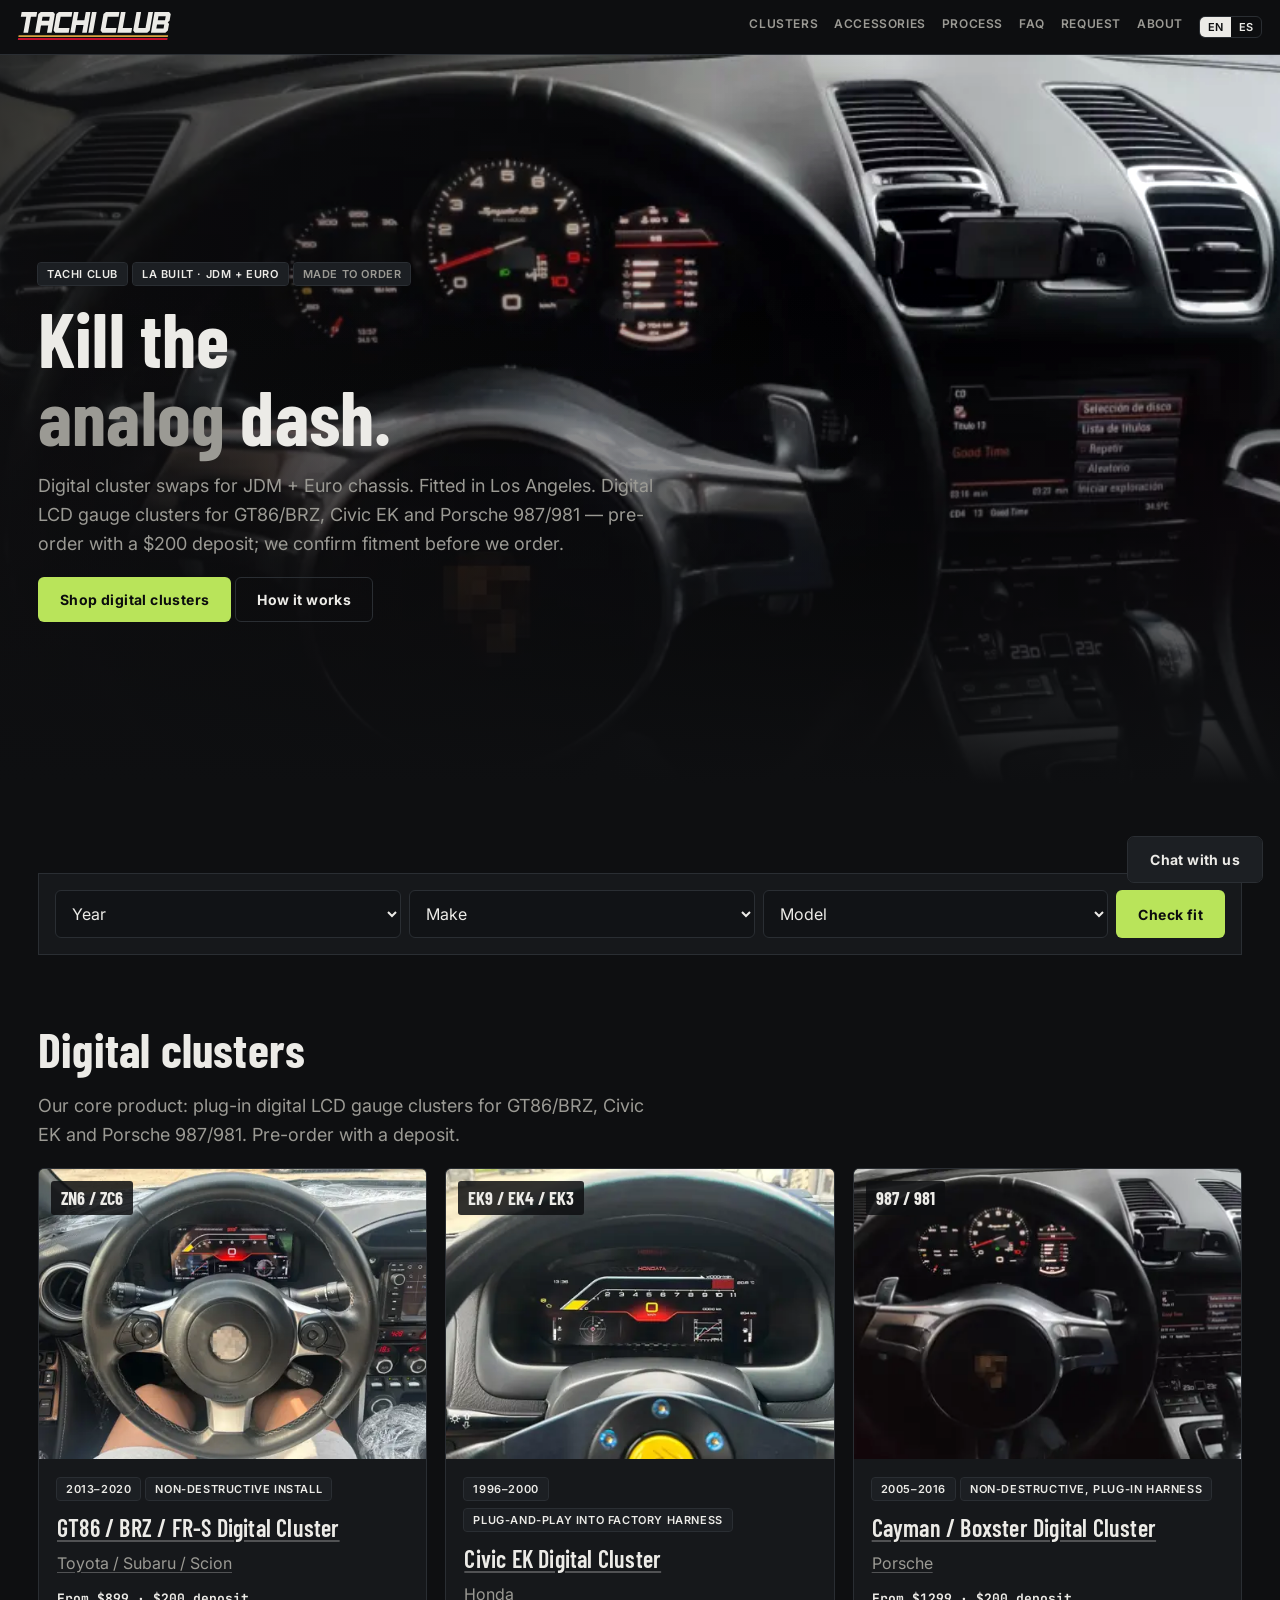
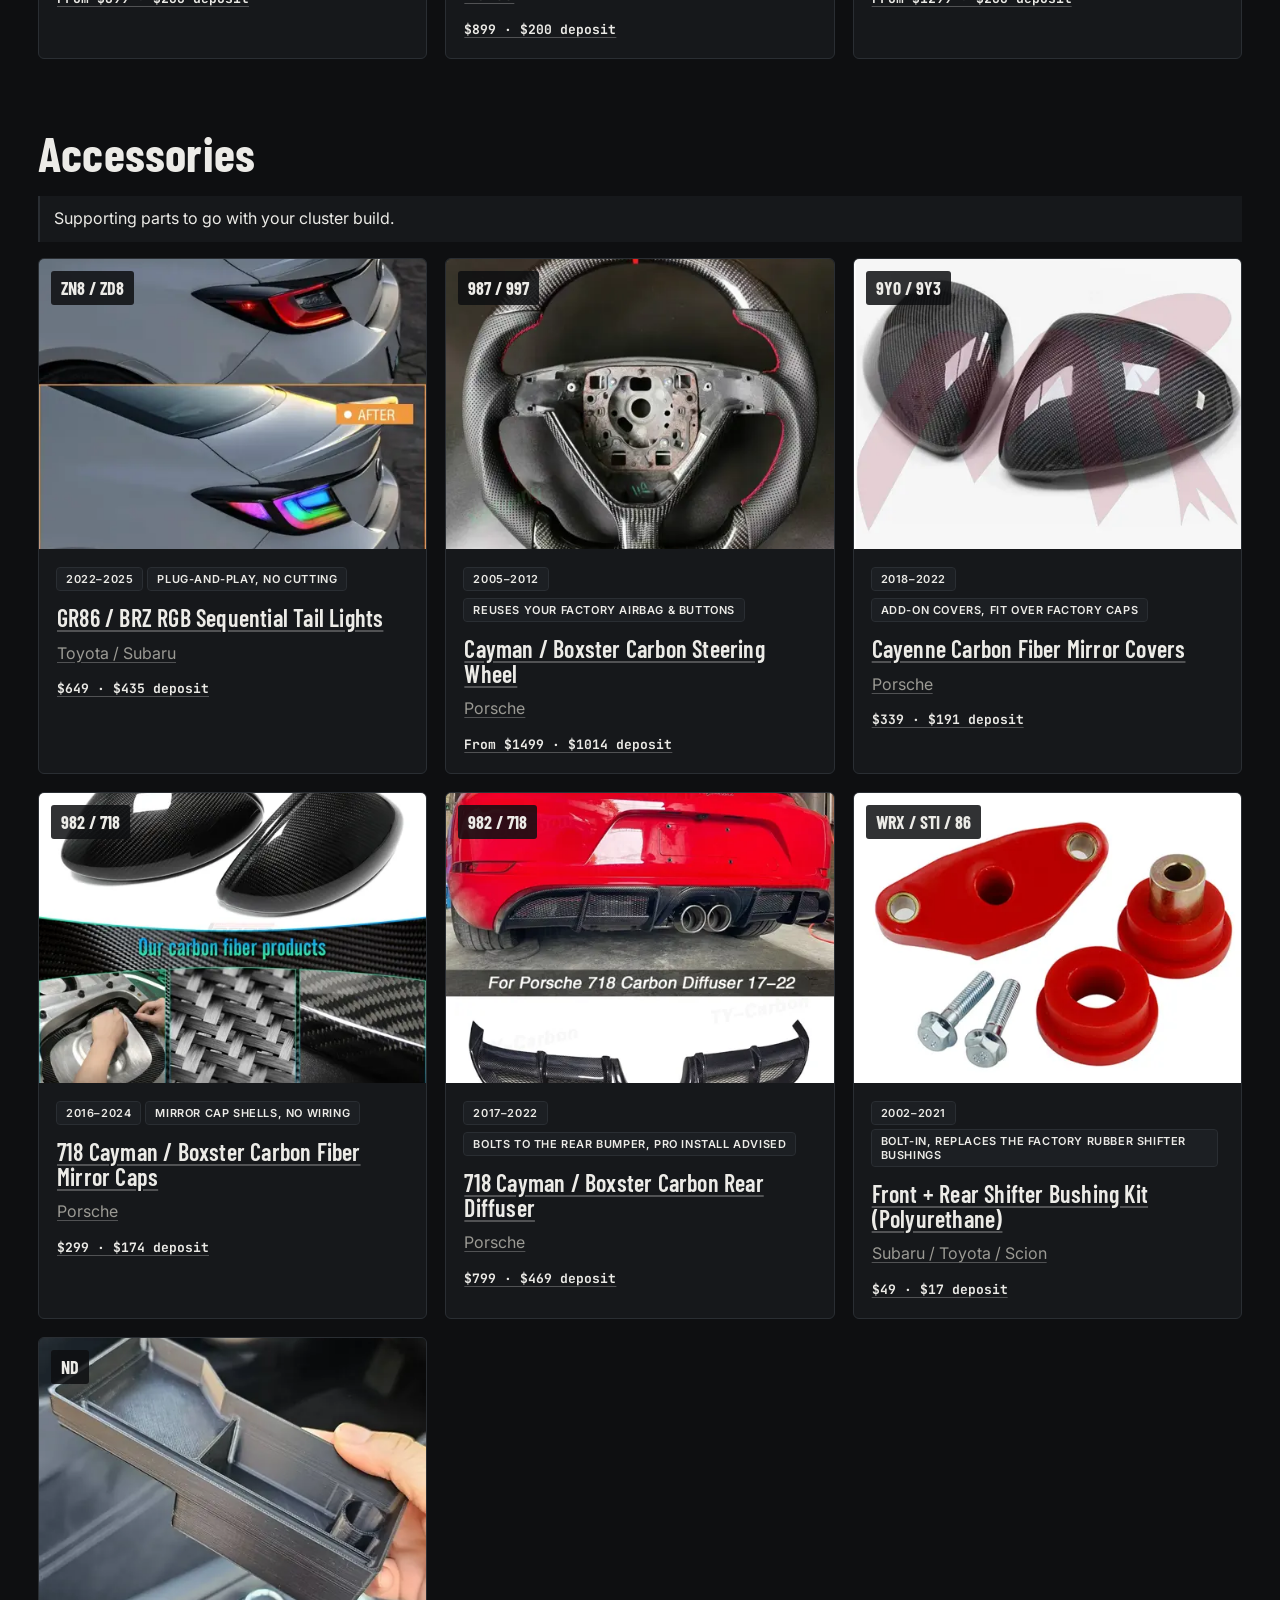
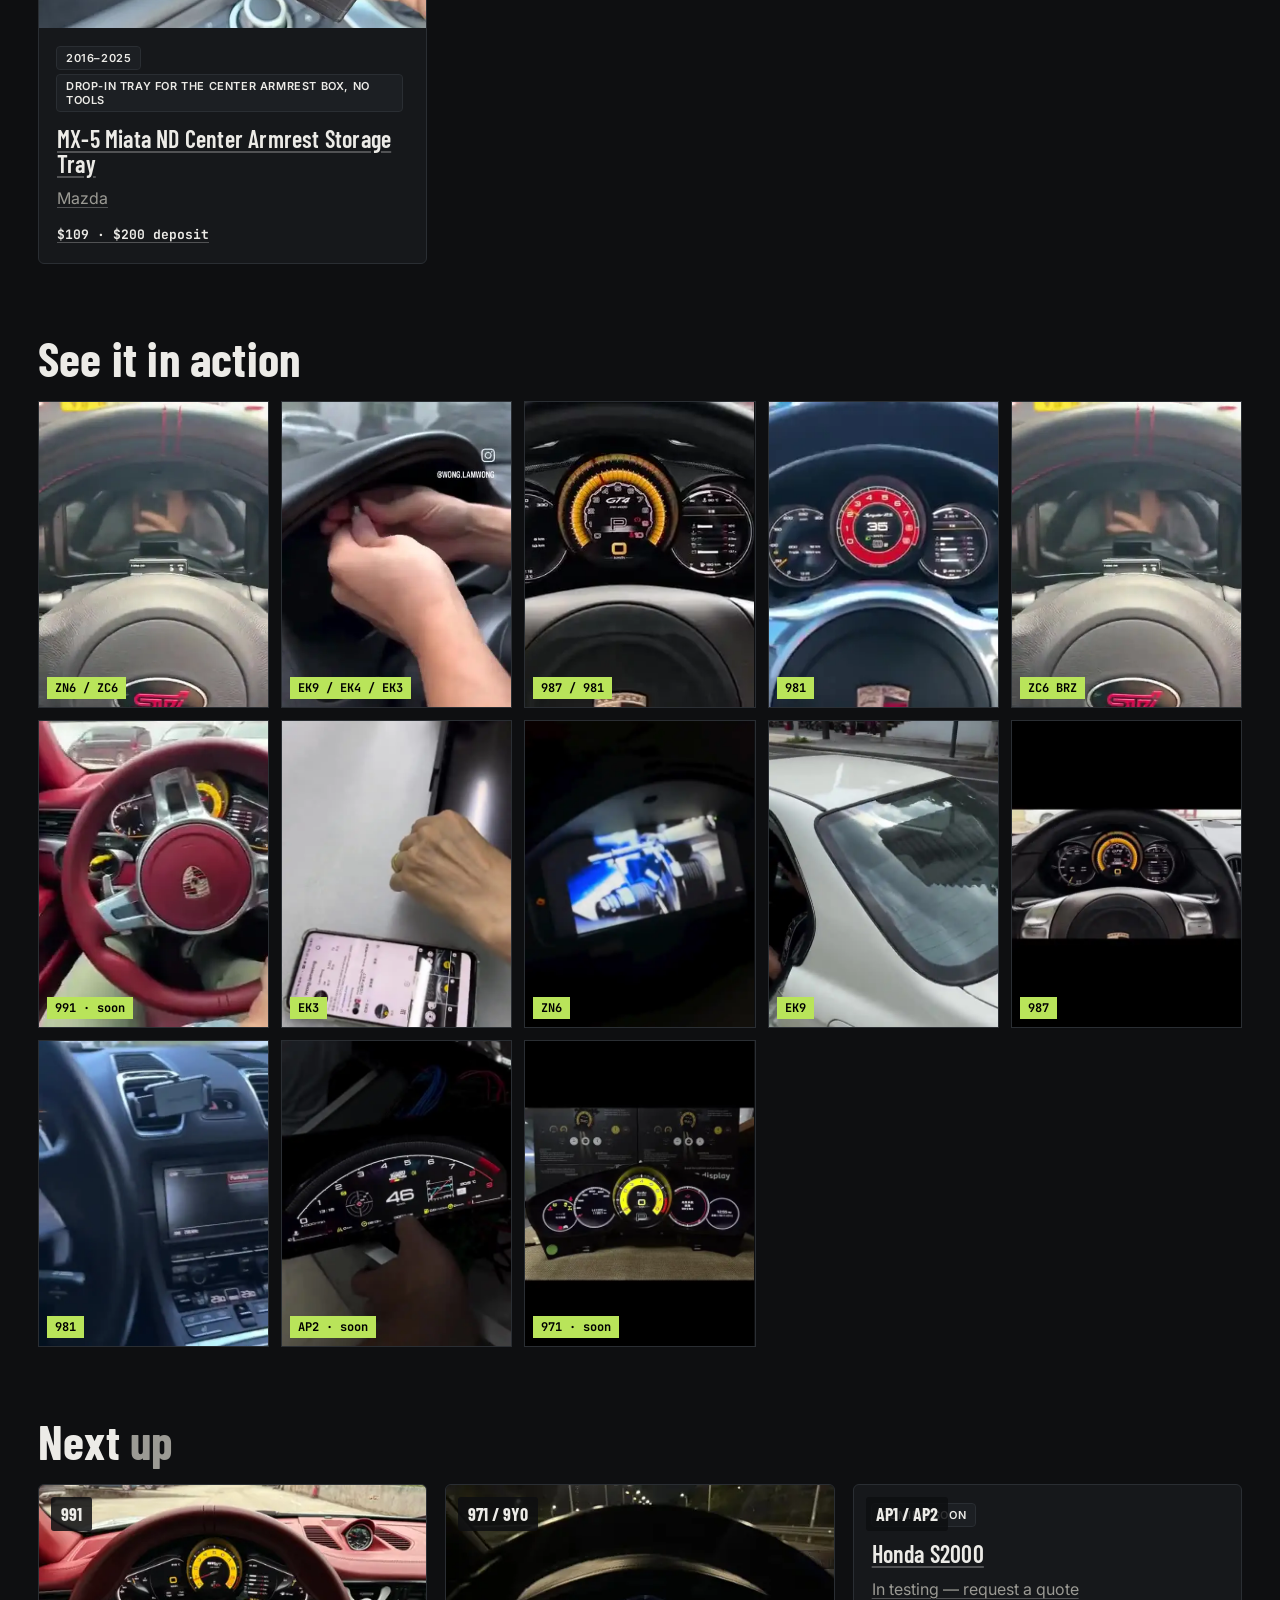
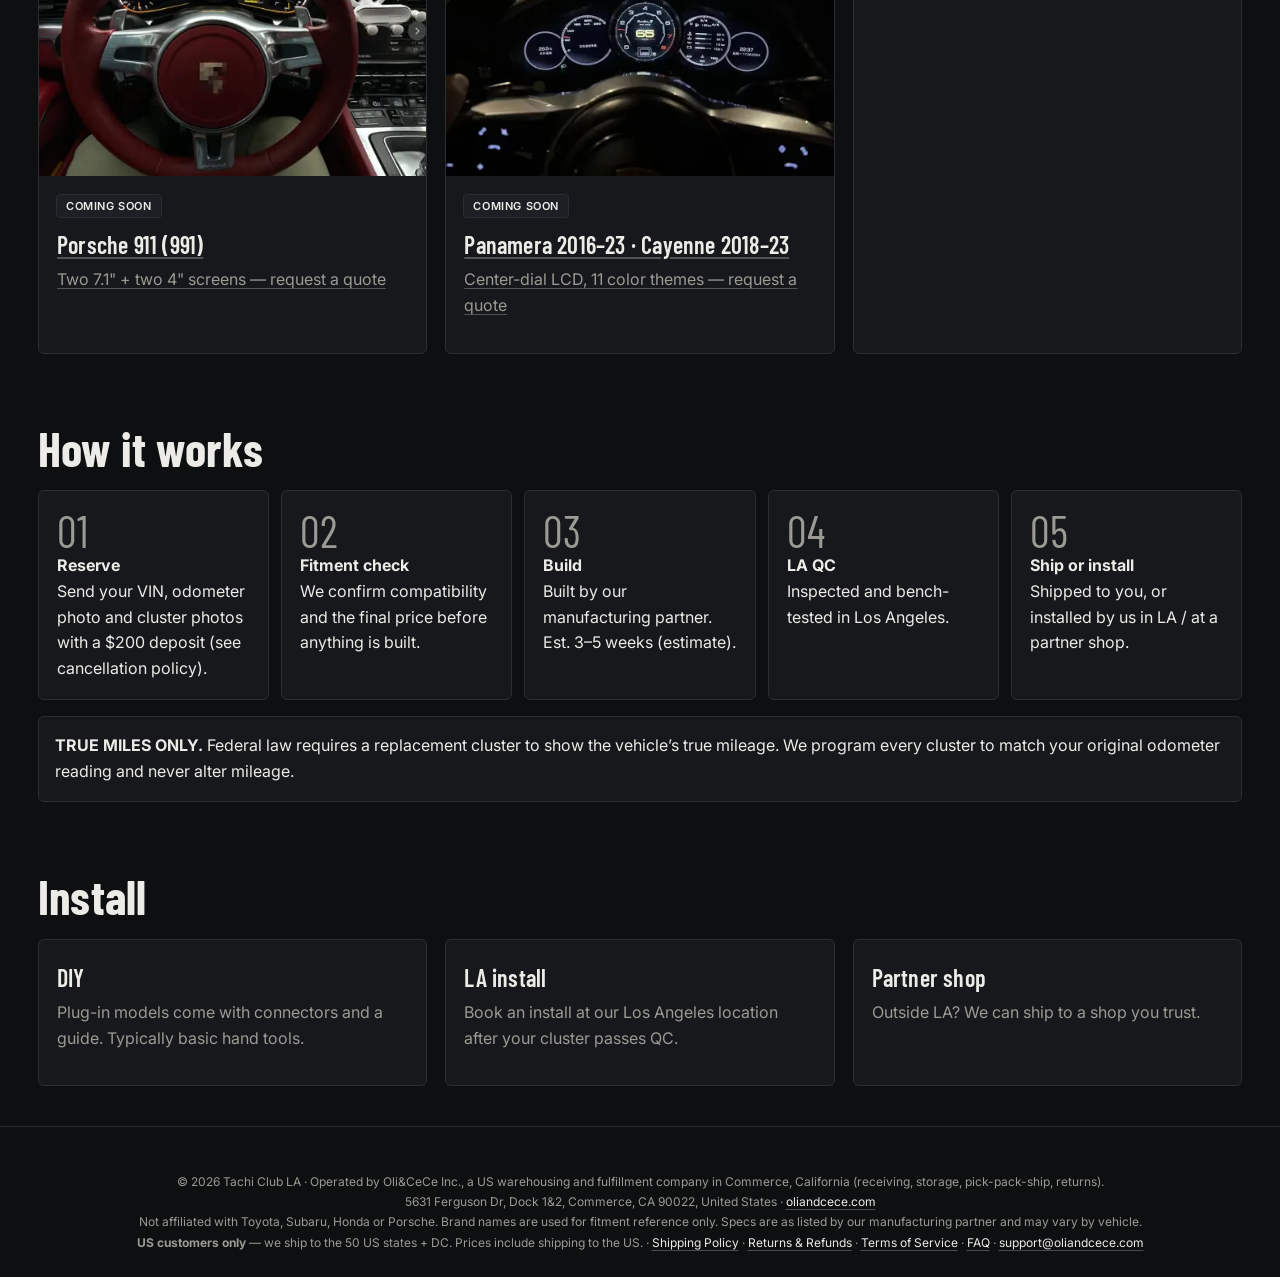
<file: index.html>
<!doctype html><html lang="en"><head><meta charset="utf-8"><meta name="viewport" content="width=device-width,initial-scale=1,viewport-fit=cover">
<title>Tachi Club — Digital LCD Gauge Clusters for GT86/BRZ, Civic EK &amp; Porsche 987/981 · Los Angeles</title>
<meta name="description" content="Tachi Club makes plug-in digital LCD gauge clusters (instrument cluster swaps) for Toyota GT86 / Subaru BRZ / Scion FR-S, Honda Civic EK and Porsche 987/981 Cayman &amp; Boxster, plus supporting carbon accessories. Made to order, US customers, Los Angeles.">
<meta property="og:title" content="Tachi Club — Digital Clusters · Los Angeles"><meta property="og:description" content="Digital cluster swaps for JDM + Euro chassis. Fitted in Los Angeles."><meta property="og:type" content="website"><meta property="og:site_name" content="Tachi Club"><meta property="og:image" content="https://tachiclub.oliandcece.com/media/img/981-224046832.webp"><meta name="twitter:card" content="summary_large_image"><meta name="theme-color" content="#0E0F11">
<link rel="canonical" href="https://tachiclub.oliandcece.com/"><meta property="og:url" content="https://tachiclub.oliandcece.com/">
<link rel="icon" href="favicon.svg" type="image/svg+xml"><link rel="icon" href="/favicon.ico" sizes="48x48"><link rel="apple-touch-icon" href="/apple-touch-icon.png">
<script type="application/ld+json">{"@context": "https://schema.org", "@graph": [{"@type": "Organization", "@id": "https://tachiclub.oliandcece.com/#org", "name": "Tachi Club", "url": "https://tachiclub.oliandcece.com/", "logo": "https://tachiclub.oliandcece.com/favicon.svg", "description": "Tachi Club makes plug-in digital LCD gauge clusters (instrument cluster swaps) for Toyota GT86 / Subaru BRZ / Scion FR-S, Honda Civic EK and Porsche 987/981 Cayman & Boxster, plus supporting carbon accessories. Made to order, US customers, Los Angeles.", "parentOrganization": {"@type": "Organization", "name": "Oli&CeCe Inc.", "url": "https://oliandcece.com"}, "address": {"@type": "PostalAddress", "streetAddress": "5631 Ferguson Dr, Dock 1&2", "addressLocality": "Commerce", "addressRegion": "CA", "postalCode": "90022", "addressCountry": "US"}}, {"@type": "WebSite", "@id": "https://tachiclub.oliandcece.com/#website", "name": "Tachi Club", "description": "Tachi Club makes plug-in digital LCD gauge clusters (instrument cluster swaps) for Toyota GT86 / Subaru BRZ / Scion FR-S, Honda Civic EK and Porsche 987/981 Cayman & Boxster, plus supporting carbon accessories. Made to order, US customers, Los Angeles.", "url": "https://tachiclub.oliandcece.com/", "publisher": {"@id": "https://tachiclub.oliandcece.com/#org"}}, {"@type": "Store", "name": "Tachi Club", "url": "https://tachiclub.oliandcece.com/", "parentOrganization": {"@id": "https://tachiclub.oliandcece.com/#org"}, "address": {"@type": "PostalAddress", "streetAddress": "5631 Ferguson Dr, Dock 1&2", "addressLocality": "Commerce", "addressRegion": "CA", "postalCode": "90022", "addressCountry": "US"}}]}</script>
<link rel="preconnect" href="https://fonts.googleapis.com"><link rel="preconnect" href="https://fonts.gstatic.com" crossorigin>
<link href="https://fonts.googleapis.com/css2?family=Barlow+Condensed:wght@500;600;700&family=Inter:wght@400;500;600;700&family=JetBrains+Mono:wght@500;700&display=swap" rel="stylesheet">
<link rel="stylesheet" href="style.css?v=20261101m"><script src="config.js?v=20261101m"></script><script src="https://js.stripe.com/v3" async></script>
</head>
<body><div class="grain"></div><header><a href="#/" class="logo" id="logo" aria-label="Tachi Club home"></a><nav><a href="#/models">Clusters</a><a href="#/acc">Accessories</a><a href="#/how">Process</a><a href="#/faq">FAQ</a><a href="#/request">Request</a><a href="#/about">About</a></nav></header>
<div class="kanji" aria-hidden="true" style="display:none"></div><main id="app"><h1>Tachi Club — digital LCD gauge clusters, Los Angeles</h1><p>Tachi Club makes plug-in digital LCD gauge clusters (instrument cluster swaps) for Toyota GT86 / Subaru BRZ / Scion FR-S, Honda Civic EK and Porsche 987/981 Cayman &amp; Boxster, plus supporting carbon accessories. Made to order, US customers, Los Angeles.</p><h2>Digital clusters</h2><ul><li><a href="/p/gt86/">GT86 / BRZ / FR-S Digital Cluster (ZN6 / ZC6, 2013–2020)</a></li><li><a href="/p/ek/">Civic EK Digital Cluster (EK9 / EK4 / EK3, 1996–2000)</a></li><li><a href="/p/987/">Cayman / Boxster Digital Cluster (987 / 981, 2005–2016)</a></li></ul><h2>Accessories</h2><ul><li><a href="/p/gr86tl/">GR86 / BRZ RGB Sequential Tail Lights (ZN8 / ZD8, 2022–2025)</a></li><li><a href="/p/p987sw/">Cayman / Boxster Carbon Steering Wheel (987 / 997, 2005–2012)</a></li><li><a href="/p/c9ymc/">Cayenne Carbon Fiber Mirror Covers (9Y0 / 9Y3, 2018–2022)</a></li><li><a href="/p/p718mc/">718 Cayman / Boxster Carbon Fiber Mirror Caps (982 / 718, 2016–2024)</a></li><li><a href="/p/p718dl/">718 Cayman / Boxster Carbon Rear Diffuser (982 / 718, 2017–2022)</a></li><li><a href="/p/sbshb/">Front + Rear Shifter Bushing Kit (Polyurethane) (WRX / STI / 86, 2002–2021)</a></li><li><a href="/p/mxtray/">MX-5 Miata ND Center Armrest Storage Tray (ND, 2016–2025)</a></li></ul><p><a href="/faq/">FAQ</a> · <a href="/shipping-policy/">Shipping Policy</a> · <a href="/returns-refund-policy/">Returns &amp; Refund Policy</a> · <a href="/terms/">Terms of Service</a></p></main><footer id="foot"></footer><script src="app.js?v=20261101m"></script></body></html>
</file>
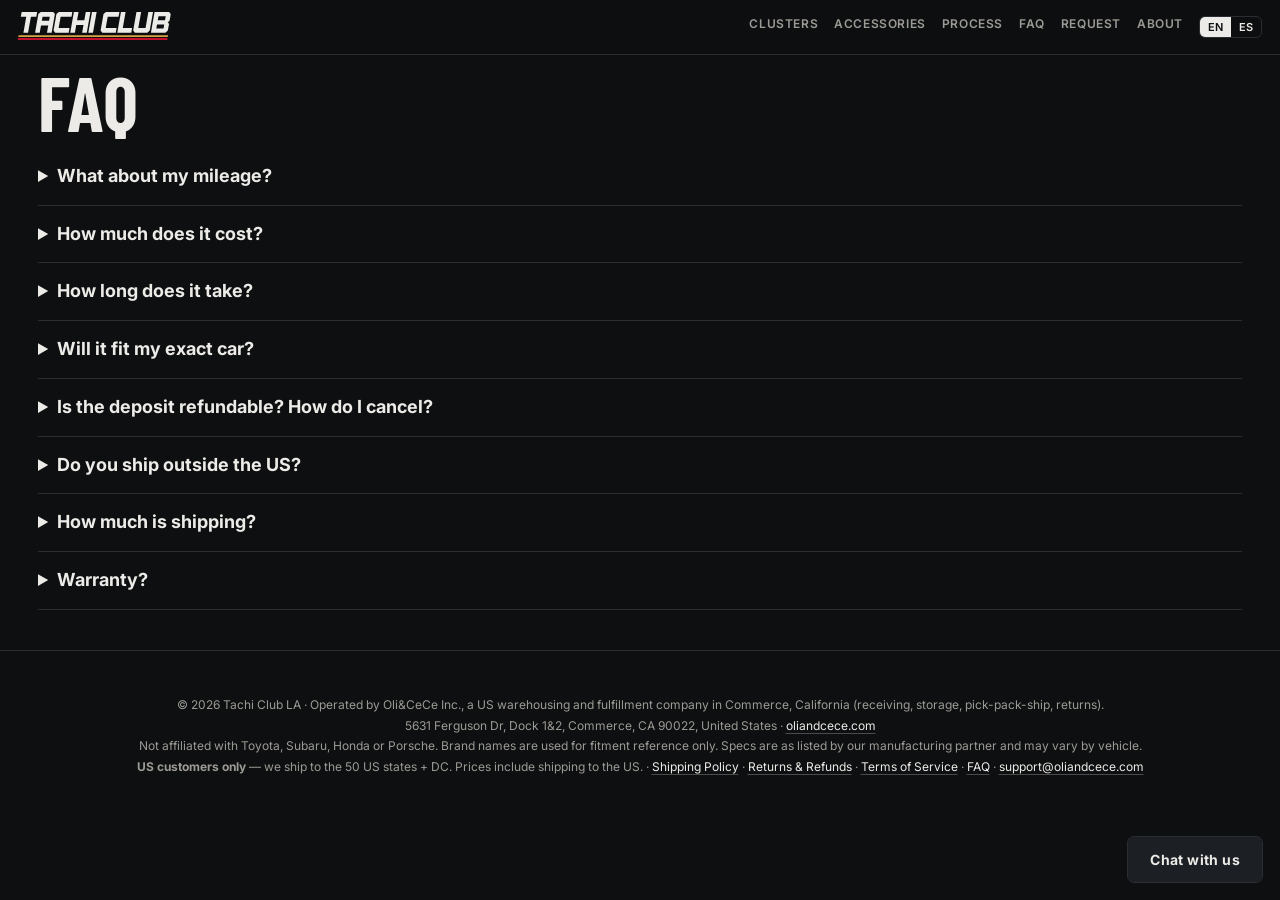
<file: faq/index.html>
<!doctype html><html lang="en"><head><meta charset="utf-8"><meta name="viewport" content="width=device-width,initial-scale=1,viewport-fit=cover">
<base href="/">
<title>FAQ – Fitment, Lead Time, Shipping &amp; Deposit Policy | Tachi Club</title>
<meta name="description" content="Answers on fitment, lead time, US shipping, and Tachi Club&#x27;s deposit &amp; cancellation policy for made-to-order car parts.">
<link rel="canonical" href="https://tachiclub.oliandcece.com/faq/">
<meta name="robots" content="index,follow,max-image-preview:large">
<meta property="og:type" content="website"><meta property="og:site_name" content="Tachi Club"><meta property="og:title" content="FAQ – Fitment, Lead Time, Shipping &amp; Deposit Policy | Tachi Club"><meta property="og:description" content="Answers on fitment, lead time, US shipping, and Tachi Club&#x27;s deposit &amp; cancellation policy for made-to-order car parts."><meta property="og:url" content="https://tachiclub.oliandcece.com/faq/"><meta property="og:image" content="https://tachiclub.oliandcece.com/media/img/981-224046832.webp">
<meta name="twitter:card" content="summary_large_image"><meta name="twitter:title" content="FAQ – Fitment, Lead Time, Shipping &amp; Deposit Policy | Tachi Club"><meta name="twitter:description" content="Answers on fitment, lead time, US shipping, and Tachi Club&#x27;s deposit &amp; cancellation policy for made-to-order car parts."><meta name="twitter:image" content="https://tachiclub.oliandcece.com/media/img/981-224046832.webp">
<meta name="theme-color" content="#0E0F11"><link rel="icon" href="/favicon.svg" type="image/svg+xml"><link rel="icon" href="/favicon.ico" sizes="48x48"><link rel="apple-touch-icon" href="/apple-touch-icon.png">
<script type="application/ld+json">{"@context": "https://schema.org", "@graph": [{"@type": "Organization", "@id": "https://tachiclub.oliandcece.com/#org", "name": "Tachi Club", "url": "https://tachiclub.oliandcece.com/", "logo": "https://tachiclub.oliandcece.com/favicon.svg", "description": "Tachi Club makes plug-in digital LCD gauge clusters (instrument cluster swaps) for Toyota GT86 / Subaru BRZ / Scion FR-S, Honda Civic EK and Porsche 987/981 Cayman & Boxster, plus supporting carbon accessories. Made to order, US customers, Los Angeles.", "parentOrganization": {"@type": "Organization", "name": "Oli&CeCe Inc.", "url": "https://oliandcece.com"}, "address": {"@type": "PostalAddress", "streetAddress": "5631 Ferguson Dr, Dock 1&2", "addressLocality": "Commerce", "addressRegion": "CA", "postalCode": "90022", "addressCountry": "US"}}, {"@type": "WebSite", "@id": "https://tachiclub.oliandcece.com/#website", "name": "Tachi Club", "description": "Tachi Club makes plug-in digital LCD gauge clusters (instrument cluster swaps) for Toyota GT86 / Subaru BRZ / Scion FR-S, Honda Civic EK and Porsche 987/981 Cayman & Boxster, plus supporting carbon accessories. Made to order, US customers, Los Angeles.", "url": "https://tachiclub.oliandcece.com/", "publisher": {"@id": "https://tachiclub.oliandcece.com/#org"}}, {"@type": "BreadcrumbList", "itemListElement": [{"@type": "ListItem", "position": 1, "name": "Home", "item": "https://tachiclub.oliandcece.com/"}, {"@type": "ListItem", "position": 2, "name": "FAQ", "item": "https://tachiclub.oliandcece.com/faq/"}]}, {"@type": "FAQPage", "mainEntity": [{"@type": "Question", "name": "Are these items in stock?", "acceptedAnswer": {"@type": "Answer", "text": "No. All items are custom / made to order (or sourced to order) for your car after fitment is confirmed."}}, {"@type": "Question", "name": "How long does it take?", "acceptedAnswer": {"@type": "Answer", "text": "Current estimate: 3–5 weeks (estimate) after you approve the order. Some large items (e.g. the 718 rear diffuser) are estimated at 4–6 weeks. We will update you if this changes."}}, {"@type": "Question", "name": "Do you ship outside the US?", "acceptedAnswer": {"@type": "Answer", "text": "No. We ship only to street addresses in the 50 US states and Washington, D.C. We do not ship to PO Boxes, APO/FPO/DPO, Puerto Rico or other US territories, or outside the US. US shipping is calculated at checkout based on your ZIP and package size; free local pickup at our Los Angeles warehouse. See https://tachiclub.oliandcece.com/shipping-policy/"}}, {"@type": "Question", "name": "How much is shipping?", "acceptedAnswer": {"@type": "Answer", "text": "US shipping is calculated at checkout based on your ZIP and package size; free local pickup at our Los Angeles warehouse. The shipping amount is shown as its own line before you pay (dadan carrier quote from Los Angeles to your ZIP). Deposit orders pay shipping with the balance; pay-in-full orders pay it at checkout. In-stock items that ship directly from our supplier include shipping in the price."}}, {"@type": "Question", "name": "Is the deposit refundable? How do I cancel?", "acceptedAnswer": {"@type": "Answer", "text": "Deposit & cancellation policy: Custom items are made/sourced to order. After your deposit is paid we email you an order summary (vehicle, VIN, options, lead time) with a Confirm production start link; we do not order parts or start production until you confirm. Cancel before you confirm production start: full refund. Cancel after production/purchasing has started: we refund your deposit minus the actual costs already incurred for your order (materials, machining, freight), with an itemized cost breakdown; the deduction never exceeds your deposit. Once shipped: no returns, refunds or exchanges. Exception: if your item arrives damaged, wrong or missing parts, email support@oliandcece.com with photos within 7 days of delivery; we send a replacement first, or refund you if a replacement is not possible. Approved refunds go back to the original payment method in 5–10 business days."}}, {"@type": "Question", "name": "What about my mileage (digital clusters)?", "acceptedAnswer": {"@type": "Answer", "text": "Federal law requires the replacement cluster to show the vehicle’s true mileage. We program each cluster to match your original odometer reading, which is why we ask for an odometer photo and VIN. We never alter mileage."}}, {"@type": "Question", "name": "Will it fit my exact car?", "acceptedAnswer": {"@type": "Answer", "text": "We check your VIN, trim and photos of your current part before ordering or building."}}]}]}</script>
<link rel="preconnect" href="https://fonts.googleapis.com"><link rel="preconnect" href="https://fonts.gstatic.com" crossorigin>
<link href="https://fonts.googleapis.com/css2?family=Barlow+Condensed:wght@500;600;700&family=Inter:wght@400;500;600;700&family=JetBrains+Mono:wght@500;700&display=swap" rel="stylesheet">
<link rel="stylesheet" href="/style.css?v=20261101m"><script src="/config.js?v=20261101m"></script><script src="https://js.stripe.com/v3" async></script>
</head>
<body><div class="grain"></div><header><a href="/" class="logo" id="logo" aria-label="Tachi Club home"></a><nav><a href="/#/models">Clusters</a><a href="/#/acc">Accessories</a><a href="/#/how">Process</a><a href="/faq/">FAQ</a><a href="/#/request">Request</a><a href="/#/about">About</a></nav></header>
<div class="kanji" aria-hidden="true" style="display:none"></div><main id="app"><h1>FAQ</h1><p class="lead">Tachi Club sells made-to-order digital instrument clusters and carbon fiber parts for JDM and Porsche chassis, operated from Los Angeles (Commerce, CA).</p><details open><summary>Are these items in stock?</summary><p>No. All items are custom / made to order (or sourced to order) for your car after fitment is confirmed.</p></details><details open><summary>How long does it take?</summary><p>Current estimate: 3–5 weeks (estimate) after you approve the order. Some large items (e.g. the 718 rear diffuser) are estimated at 4–6 weeks. We will update you if this changes.</p></details><details open><summary>Do you ship outside the US?</summary><p>No. We ship only to street addresses in the 50 US states and Washington, D.C. We do not ship to PO Boxes, APO/FPO/DPO, Puerto Rico or other US territories, or outside the US. US shipping is calculated at checkout based on your ZIP and package size; free local pickup at our Los Angeles warehouse. See https://tachiclub.oliandcece.com/shipping-policy/</p></details><details open><summary>How much is shipping?</summary><p>US shipping is calculated at checkout based on your ZIP and package size; free local pickup at our Los Angeles warehouse. The shipping amount is shown as its own line before you pay (dadan carrier quote from Los Angeles to your ZIP). Deposit orders pay shipping with the balance; pay-in-full orders pay it at checkout. In-stock items that ship directly from our supplier include shipping in the price.</p></details><details open><summary>Is the deposit refundable? How do I cancel?</summary><p>Deposit &amp; cancellation policy: Custom items are made/sourced to order. After your deposit is paid we email you an order summary (vehicle, VIN, options, lead time) with a Confirm production start link; we do not order parts or start production until you confirm. Cancel before you confirm production start: full refund. Cancel after production/purchasing has started: we refund your deposit minus the actual costs already incurred for your order (materials, machining, freight), with an itemized cost breakdown; the deduction never exceeds your deposit. Once shipped: no returns, refunds or exchanges. Exception: if your item arrives damaged, wrong or missing parts, email support@oliandcece.com with photos within 7 days of delivery; we send a replacement first, or refund you if a replacement is not possible. Approved refunds go back to the original payment method in 5–10 business days.</p></details><details open><summary>What about my mileage (digital clusters)?</summary><p>Federal law requires the replacement cluster to show the vehicle’s true mileage. We program each cluster to match your original odometer reading, which is why we ask for an odometer photo and VIN. We never alter mileage.</p></details><details open><summary>Will it fit my exact car?</summary><p>We check your VIN, trim and photos of your current part before ordering or building.</p></details></main><footer id="foot"></footer>
<script>if(!location.hash)history.replaceState(null,'',location.pathname+location.search+'#/faq');</script><script src="/app.js?v=20261101m"></script><script>/* boot the interactive SPA view for humans; crawlers read the static content above */</script>
</body></html>
</file>
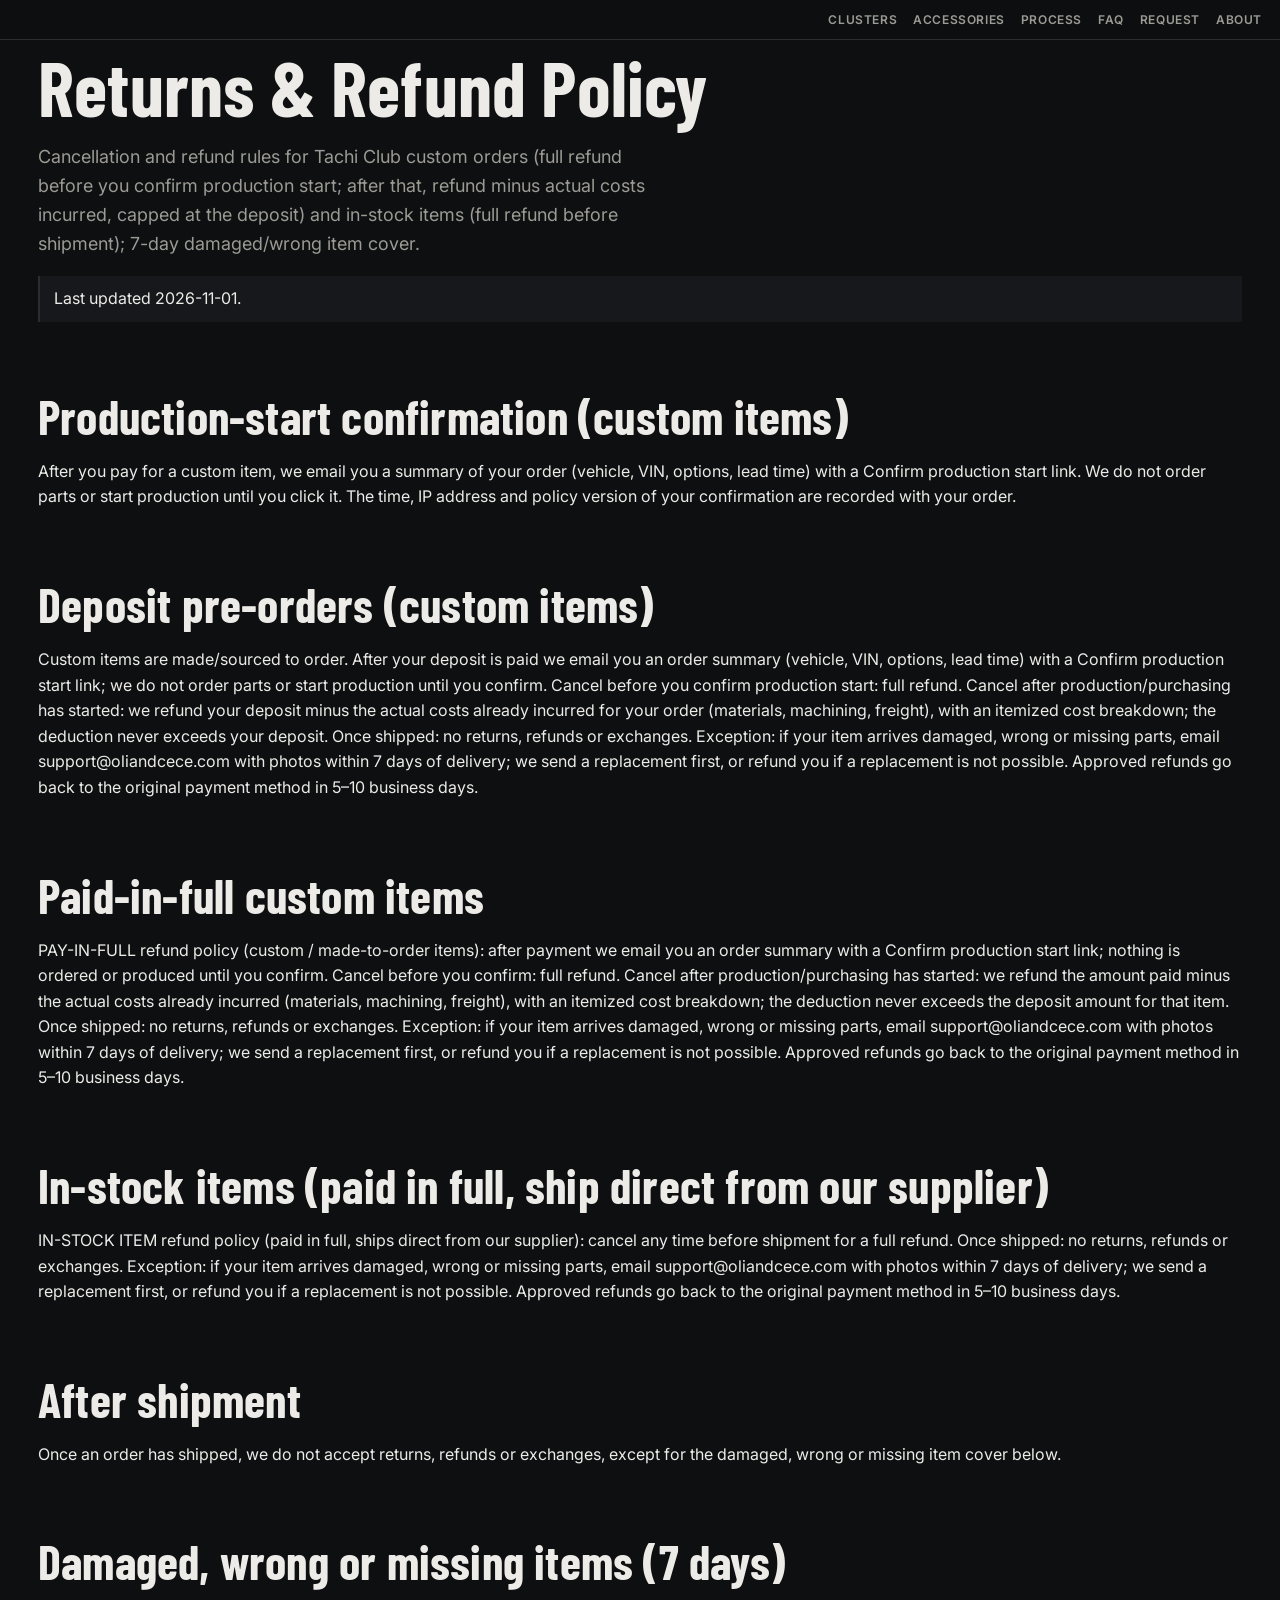
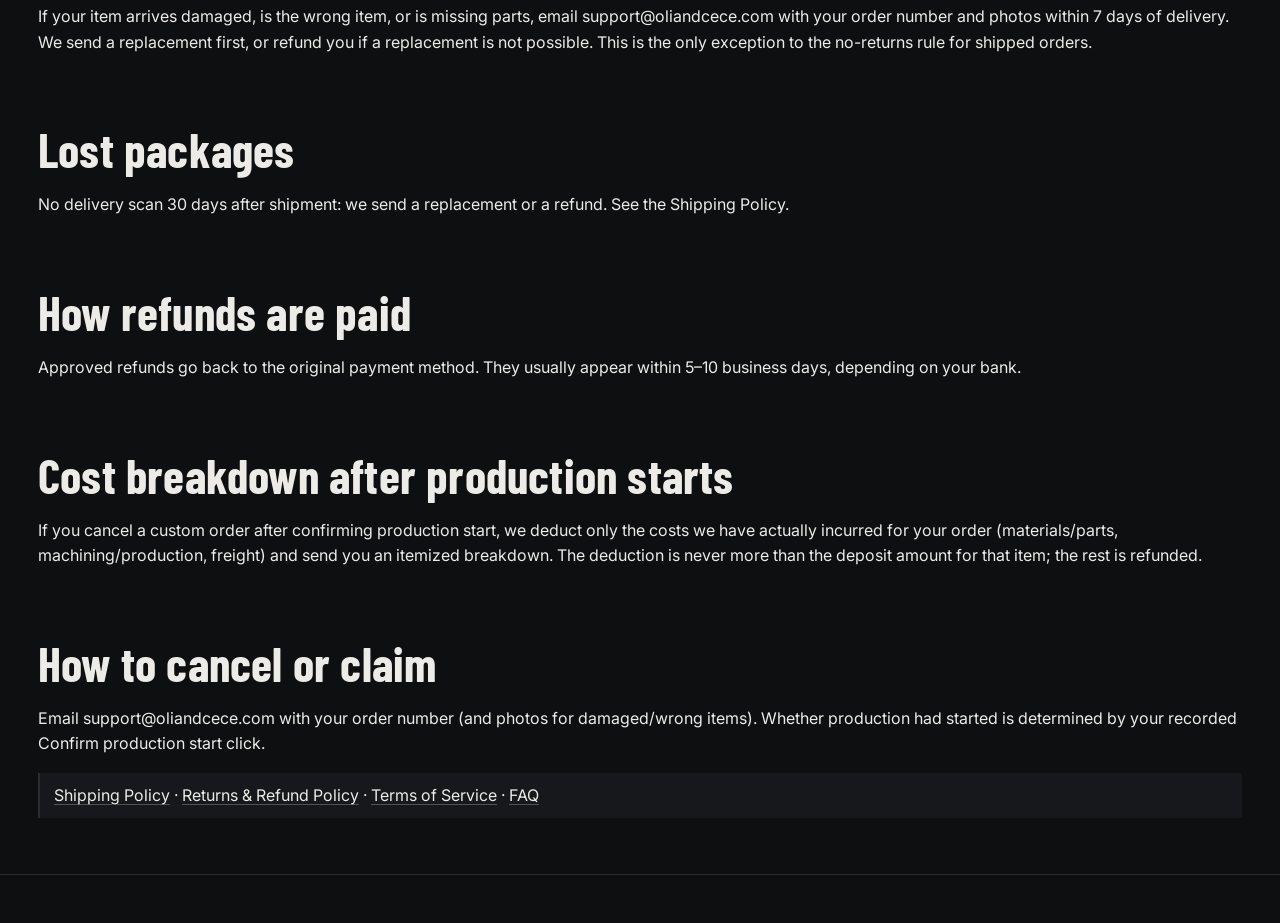
<file: returns-refund-policy/index.html>
<!doctype html><html lang="en"><head><meta charset="utf-8"><meta name="viewport" content="width=device-width,initial-scale=1,viewport-fit=cover">
<base href="/">
<title>Returns &amp; Refund Policy | Tachi Club</title>
<meta name="description" content="Cancellation and refund rules for Tachi Club custom orders (full refund before you confirm production start; after that, refund minus actual costs incurred, capped at the deposit) and in-stock items (full refund before shipment); 7-day damaged/wrong item cover.">
<link rel="canonical" href="https://tachiclub.oliandcece.com/returns-refund-policy/">
<meta name="robots" content="index,follow,max-image-preview:large">
<meta property="og:type" content="website"><meta property="og:site_name" content="Tachi Club"><meta property="og:title" content="Returns &amp; Refund Policy | Tachi Club"><meta property="og:description" content="Cancellation and refund rules for Tachi Club custom orders (full refund before you confirm production start; after that, refund minus actual costs incurred, capped at the deposit) and in-stock items (full refund before shipment); 7-day damaged/wrong item cover."><meta property="og:url" content="https://tachiclub.oliandcece.com/returns-refund-policy/"><meta property="og:image" content="https://tachiclub.oliandcece.com/media/img/981-224046832.webp">
<meta name="twitter:card" content="summary_large_image"><meta name="twitter:title" content="Returns &amp; Refund Policy | Tachi Club"><meta name="twitter:description" content="Cancellation and refund rules for Tachi Club custom orders (full refund before you confirm production start; after that, refund minus actual costs incurred, capped at the deposit) and in-stock items (full refund before shipment); 7-day damaged/wrong item cover."><meta name="twitter:image" content="https://tachiclub.oliandcece.com/media/img/981-224046832.webp">
<meta name="theme-color" content="#0E0F11"><link rel="icon" href="/favicon.svg" type="image/svg+xml"><link rel="icon" href="/favicon.ico" sizes="48x48"><link rel="apple-touch-icon" href="/apple-touch-icon.png">
<script type="application/ld+json">{"@context": "https://schema.org", "@graph": [{"@type": "Organization", "@id": "https://tachiclub.oliandcece.com/#org", "name": "Tachi Club", "url": "https://tachiclub.oliandcece.com/", "logo": "https://tachiclub.oliandcece.com/favicon.svg", "description": "Tachi Club makes plug-in digital LCD gauge clusters (instrument cluster swaps) for Toyota GT86 / Subaru BRZ / Scion FR-S, Honda Civic EK and Porsche 987/981 Cayman & Boxster, plus supporting carbon accessories. Made to order, US customers, Los Angeles.", "parentOrganization": {"@type": "Organization", "name": "Oli&CeCe Inc.", "url": "https://oliandcece.com"}, "address": {"@type": "PostalAddress", "streetAddress": "5631 Ferguson Dr, Dock 1&2", "addressLocality": "Commerce", "addressRegion": "CA", "postalCode": "90022", "addressCountry": "US"}}, {"@type": "WebSite", "@id": "https://tachiclub.oliandcece.com/#website", "name": "Tachi Club", "description": "Tachi Club makes plug-in digital LCD gauge clusters (instrument cluster swaps) for Toyota GT86 / Subaru BRZ / Scion FR-S, Honda Civic EK and Porsche 987/981 Cayman & Boxster, plus supporting carbon accessories. Made to order, US customers, Los Angeles.", "url": "https://tachiclub.oliandcece.com/", "publisher": {"@id": "https://tachiclub.oliandcece.com/#org"}}, {"@type": "WebPage", "@id": "https://tachiclub.oliandcece.com/returns-refund-policy/", "name": "Returns & Refund Policy", "url": "https://tachiclub.oliandcece.com/returns-refund-policy/", "description": "Cancellation and refund rules for Tachi Club custom orders (full refund before you confirm production start; after that, refund minus actual costs incurred, capped at the deposit) and in-stock items (full refund before shipment); 7-day damaged/wrong item cover.", "dateModified": "2026-11-01", "isPartOf": {"@id": "https://tachiclub.oliandcece.com/#website"}, "publisher": {"@id": "https://tachiclub.oliandcece.com/#org"}}, {"@type": "BreadcrumbList", "itemListElement": [{"@type": "ListItem", "position": 1, "name": "Home", "item": "https://tachiclub.oliandcece.com/"}, {"@type": "ListItem", "position": 2, "name": "Returns & Refund Policy", "item": "https://tachiclub.oliandcece.com/returns-refund-policy/"}]}, {"@type": "MerchantReturnPolicy", "@id": "https://tachiclub.oliandcece.com/returns-refund-policy/#policy", "name": "Returns & Refund Policy", "url": "https://tachiclub.oliandcece.com/returns-refund-policy/", "applicableCountry": "US", "returnPolicyCountry": "US", "returnPolicyCategory": "https://schema.org/MerchantReturnNotPermitted", "refundType": "https://schema.org/FullRefund", "returnFees": "https://schema.org/FreeReturn", "itemCondition": "https://schema.org/NewCondition", "description": "No returns or exchanges after shipment, except damaged, wrong or missing items reported with photos within 7 days of delivery (replacement first, else refund). Cancellation: custom items, full refund before the customer confirms production start, afterwards refund minus actual costs incurred (capped at the deposit); in-stock items, full refund any time before shipment. Refunds in 5-10 business days to the original payment method."}]}</script>
<link rel="preconnect" href="https://fonts.googleapis.com"><link rel="preconnect" href="https://fonts.gstatic.com" crossorigin>
<link href="https://fonts.googleapis.com/css2?family=Barlow+Condensed:wght@500;600;700&family=Inter:wght@400;500;600;700&family=JetBrains+Mono:wght@500;700&display=swap" rel="stylesheet">
<link rel="stylesheet" href="/style.css?v=20261101m"><script src="/config.js?v=20261101m"></script><script src="https://js.stripe.com/v3" async></script>
</head>
<body><div class="grain"></div><header><a href="/" class="logo" id="logo" aria-label="Tachi Club home"></a><nav><a href="/#/models">Clusters</a><a href="/#/acc">Accessories</a><a href="/#/how">Process</a><a href="/faq/">FAQ</a><a href="/#/request">Request</a><a href="/#/about">About</a></nav></header>
<div class="kanji" aria-hidden="true" style="display:none"></div><main id="app"><article><div class="wrap"><h1>Returns &amp; Refund Policy</h1><p class="lead">Cancellation and refund rules for Tachi Club custom orders (full refund before you confirm production start; after that, refund minus actual costs incurred, capped at the deposit) and in-stock items (full refund before shipment); 7-day damaged/wrong item cover.</p><p class="note">Last updated 2026-11-01.</p><h2>Production-start confirmation (custom items)</h2><p>After you pay for a custom item, we email you a summary of your order (vehicle, VIN, options, lead time) with a Confirm production start link. We do not order parts or start production until you click it. The time, IP address and policy version of your confirmation are recorded with your order.</p><h2>Deposit pre-orders (custom items)</h2><p>Custom items are made/sourced to order. After your deposit is paid we email you an order summary (vehicle, VIN, options, lead time) with a Confirm production start link; we do not order parts or start production until you confirm. Cancel before you confirm production start: full refund. Cancel after production/purchasing has started: we refund your deposit minus the actual costs already incurred for your order (materials, machining, freight), with an itemized cost breakdown; the deduction never exceeds your deposit. Once shipped: no returns, refunds or exchanges. Exception: if your item arrives damaged, wrong or missing parts, email support@oliandcece.com with photos within 7 days of delivery; we send a replacement first, or refund you if a replacement is not possible. Approved refunds go back to the original payment method in 5–10 business days.</p><h2>Paid-in-full custom items</h2><p>PAY-IN-FULL refund policy (custom / made-to-order items): after payment we email you an order summary with a Confirm production start link; nothing is ordered or produced until you confirm. Cancel before you confirm: full refund. Cancel after production/purchasing has started: we refund the amount paid minus the actual costs already incurred (materials, machining, freight), with an itemized cost breakdown; the deduction never exceeds the deposit amount for that item. Once shipped: no returns, refunds or exchanges. Exception: if your item arrives damaged, wrong or missing parts, email support@oliandcece.com with photos within 7 days of delivery; we send a replacement first, or refund you if a replacement is not possible. Approved refunds go back to the original payment method in 5–10 business days.</p><h2>In-stock items (paid in full, ship direct from our supplier)</h2><p>IN-STOCK ITEM refund policy (paid in full, ships direct from our supplier): cancel any time before shipment for a full refund. Once shipped: no returns, refunds or exchanges. Exception: if your item arrives damaged, wrong or missing parts, email support@oliandcece.com with photos within 7 days of delivery; we send a replacement first, or refund you if a replacement is not possible. Approved refunds go back to the original payment method in 5–10 business days.</p><h2>After shipment</h2><p>Once an order has shipped, we do not accept returns, refunds or exchanges, except for the damaged, wrong or missing item cover below.</p><h2>Damaged, wrong or missing items (7 days)</h2><p>If your item arrives damaged, is the wrong item, or is missing parts, email support@oliandcece.com with your order number and photos within 7 days of delivery. We send a replacement first, or refund you if a replacement is not possible. This is the only exception to the no-returns rule for shipped orders.</p><h2>Lost packages</h2><p>No delivery scan 30 days after shipment: we send a replacement or a refund. See the Shipping Policy.</p><h2>How refunds are paid</h2><p>Approved refunds go back to the original payment method. They usually appear within 5–10 business days, depending on your bank.</p><h2>Cost breakdown after production starts</h2><p>If you cancel a custom order after confirming production start, we deduct only the costs we have actually incurred for your order (materials/parts, machining/production, freight) and send you an itemized breakdown. The deduction is never more than the deposit amount for that item; the rest is refunded.</p><h2>How to cancel or claim</h2><p>Email support@oliandcece.com with your order number (and photos for damaged/wrong items). Whether production had started is determined by your recorded Confirm production start click.</p><p class="note"><a href="/shipping-policy/">Shipping Policy</a> · <a href="/returns-refund-policy/">Returns &amp; Refund Policy</a> · <a href="/terms/">Terms of Service</a> · <a href="/faq/">FAQ</a></p></div></article></main><footer id="foot"></footer>

</body></html>
</file>
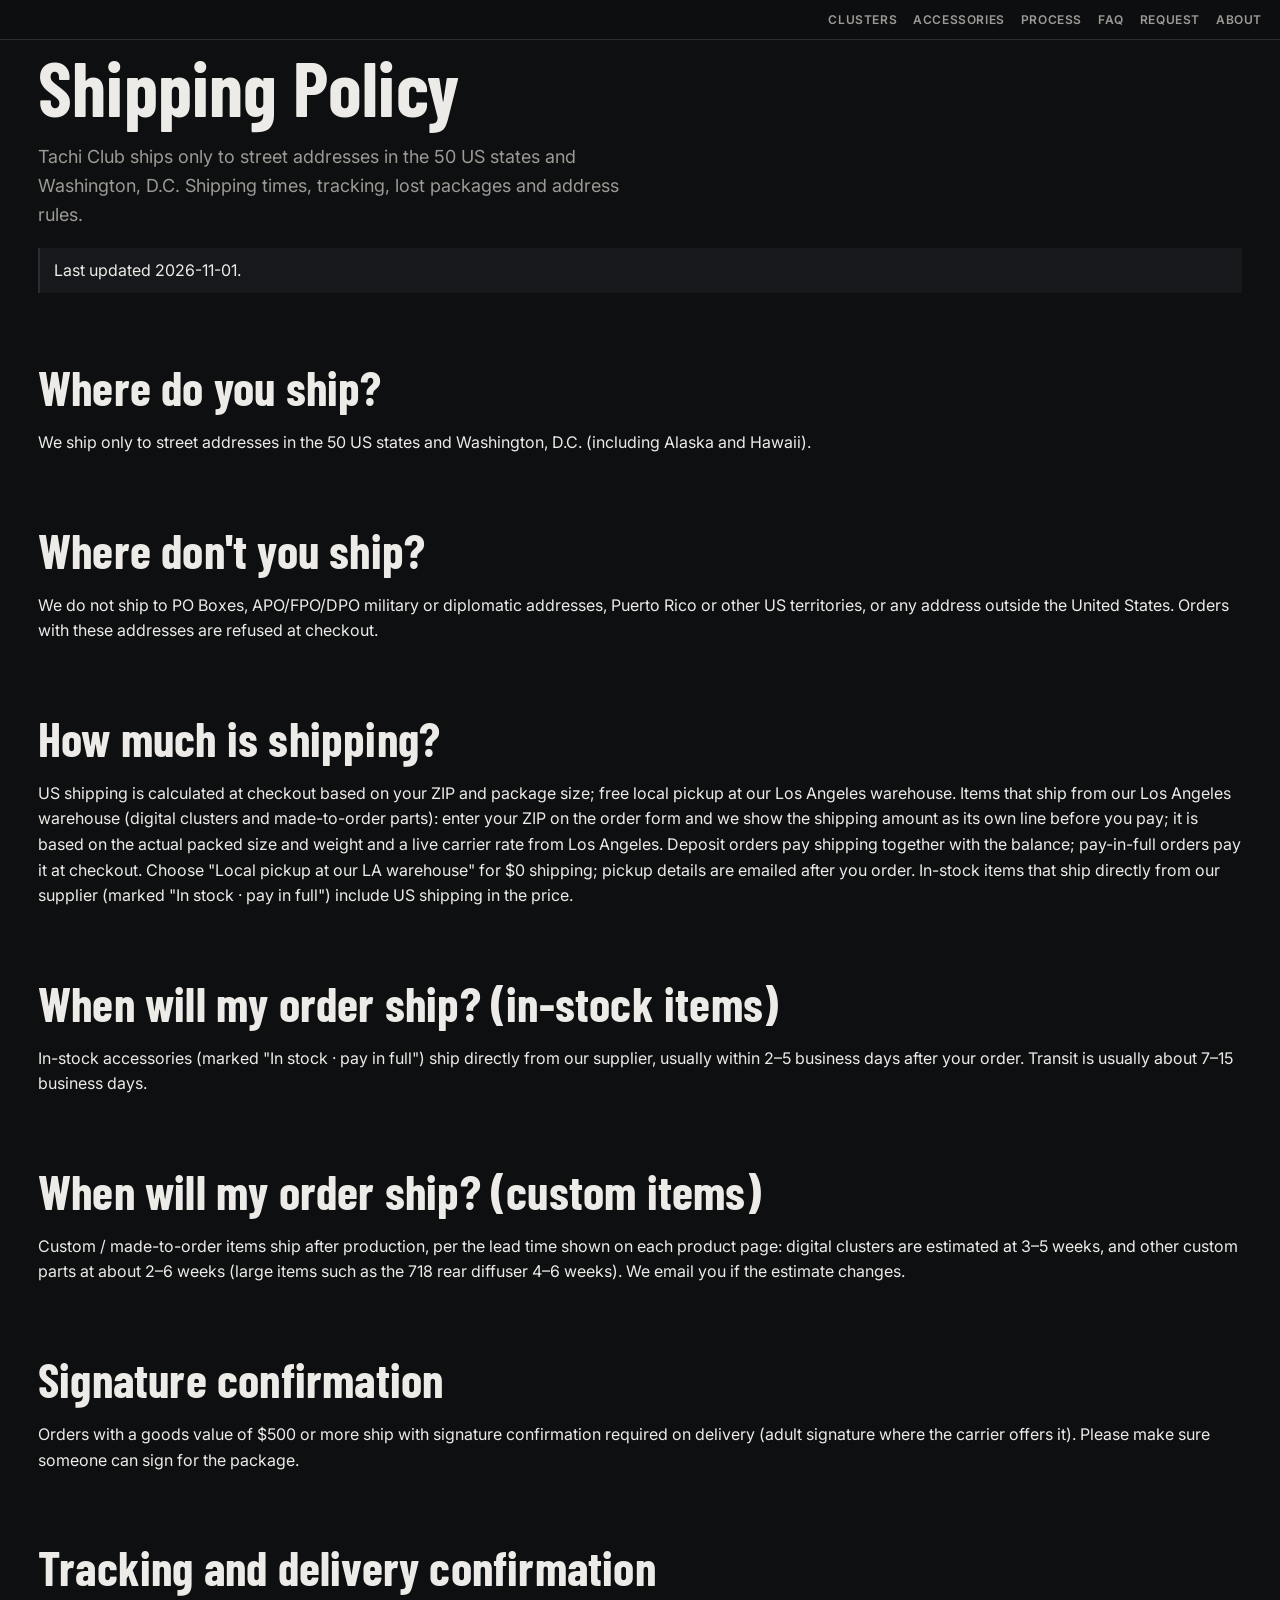
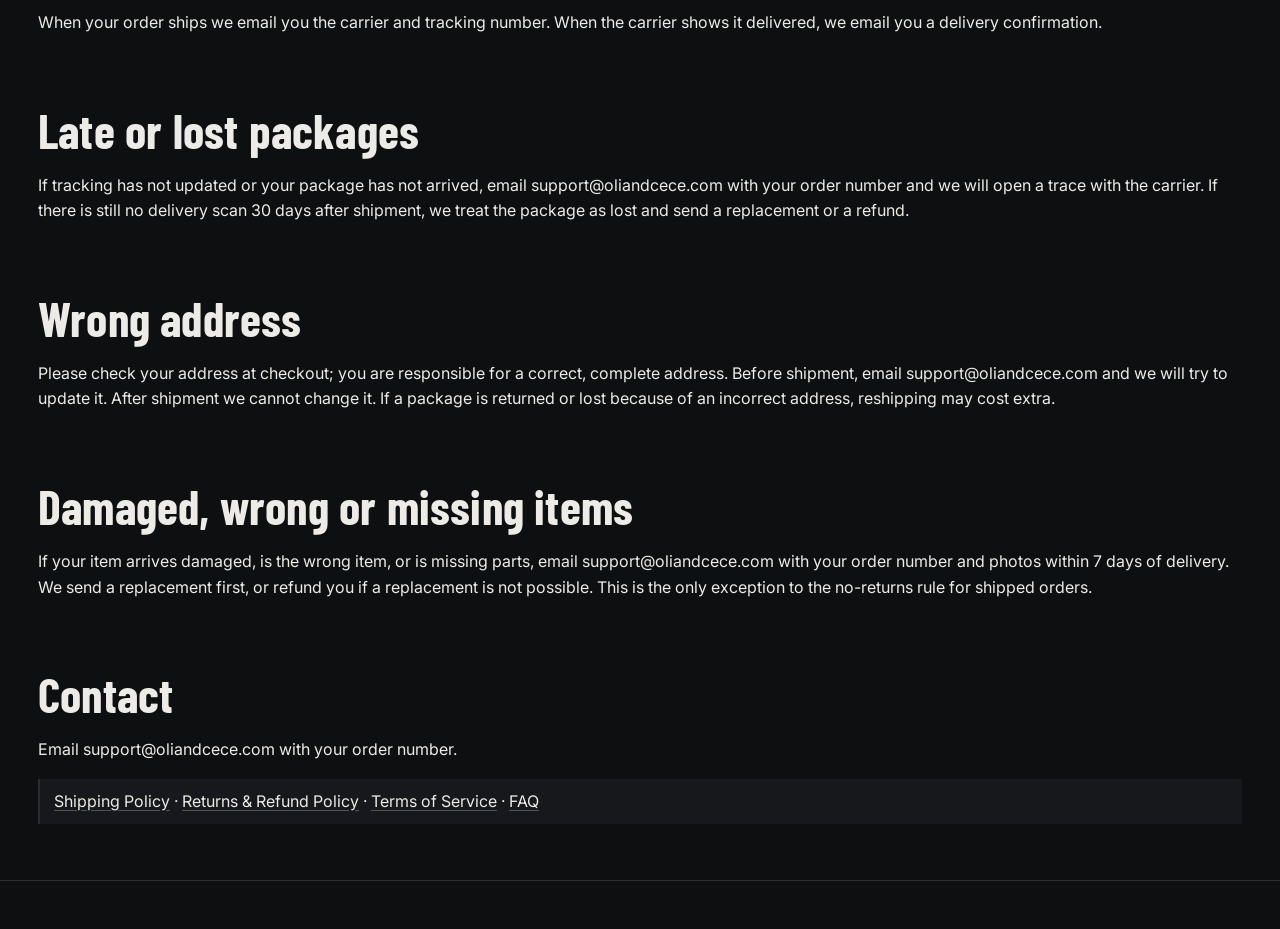
<file: shipping-policy/index.html>
<!doctype html><html lang="en"><head><meta charset="utf-8"><meta name="viewport" content="width=device-width,initial-scale=1,viewport-fit=cover">
<base href="/">
<title>Shipping Policy | Tachi Club</title>
<meta name="description" content="Tachi Club ships only to street addresses in the 50 US states and Washington, D.C. Shipping times, tracking, lost packages and address rules.">
<link rel="canonical" href="https://tachiclub.oliandcece.com/shipping-policy/">
<meta name="robots" content="index,follow,max-image-preview:large">
<meta property="og:type" content="website"><meta property="og:site_name" content="Tachi Club"><meta property="og:title" content="Shipping Policy | Tachi Club"><meta property="og:description" content="Tachi Club ships only to street addresses in the 50 US states and Washington, D.C. Shipping times, tracking, lost packages and address rules."><meta property="og:url" content="https://tachiclub.oliandcece.com/shipping-policy/"><meta property="og:image" content="https://tachiclub.oliandcece.com/media/img/981-224046832.webp">
<meta name="twitter:card" content="summary_large_image"><meta name="twitter:title" content="Shipping Policy | Tachi Club"><meta name="twitter:description" content="Tachi Club ships only to street addresses in the 50 US states and Washington, D.C. Shipping times, tracking, lost packages and address rules."><meta name="twitter:image" content="https://tachiclub.oliandcece.com/media/img/981-224046832.webp">
<meta name="theme-color" content="#0E0F11"><link rel="icon" href="/favicon.svg" type="image/svg+xml"><link rel="icon" href="/favicon.ico" sizes="48x48"><link rel="apple-touch-icon" href="/apple-touch-icon.png">
<script type="application/ld+json">{"@context": "https://schema.org", "@graph": [{"@type": "Organization", "@id": "https://tachiclub.oliandcece.com/#org", "name": "Tachi Club", "url": "https://tachiclub.oliandcece.com/", "logo": "https://tachiclub.oliandcece.com/favicon.svg", "description": "Tachi Club makes plug-in digital LCD gauge clusters (instrument cluster swaps) for Toyota GT86 / Subaru BRZ / Scion FR-S, Honda Civic EK and Porsche 987/981 Cayman & Boxster, plus supporting carbon accessories. Made to order, US customers, Los Angeles.", "parentOrganization": {"@type": "Organization", "name": "Oli&CeCe Inc.", "url": "https://oliandcece.com"}, "address": {"@type": "PostalAddress", "streetAddress": "5631 Ferguson Dr, Dock 1&2", "addressLocality": "Commerce", "addressRegion": "CA", "postalCode": "90022", "addressCountry": "US"}}, {"@type": "WebSite", "@id": "https://tachiclub.oliandcece.com/#website", "name": "Tachi Club", "description": "Tachi Club makes plug-in digital LCD gauge clusters (instrument cluster swaps) for Toyota GT86 / Subaru BRZ / Scion FR-S, Honda Civic EK and Porsche 987/981 Cayman & Boxster, plus supporting carbon accessories. Made to order, US customers, Los Angeles.", "url": "https://tachiclub.oliandcece.com/", "publisher": {"@id": "https://tachiclub.oliandcece.com/#org"}}, {"@type": "WebPage", "@id": "https://tachiclub.oliandcece.com/shipping-policy/", "name": "Shipping Policy", "url": "https://tachiclub.oliandcece.com/shipping-policy/", "description": "Tachi Club ships only to street addresses in the 50 US states and Washington, D.C. Shipping times, tracking, lost packages and address rules.", "dateModified": "2026-11-01", "isPartOf": {"@id": "https://tachiclub.oliandcece.com/#website"}, "publisher": {"@id": "https://tachiclub.oliandcece.com/#org"}}, {"@type": "BreadcrumbList", "itemListElement": [{"@type": "ListItem", "position": 1, "name": "Home", "item": "https://tachiclub.oliandcece.com/"}, {"@type": "ListItem", "position": 2, "name": "Shipping Policy", "item": "https://tachiclub.oliandcece.com/shipping-policy/"}]}]}</script>
<link rel="preconnect" href="https://fonts.googleapis.com"><link rel="preconnect" href="https://fonts.gstatic.com" crossorigin>
<link href="https://fonts.googleapis.com/css2?family=Barlow+Condensed:wght@500;600;700&family=Inter:wght@400;500;600;700&family=JetBrains+Mono:wght@500;700&display=swap" rel="stylesheet">
<link rel="stylesheet" href="/style.css?v=20261101m"><script src="/config.js?v=20261101m"></script><script src="https://js.stripe.com/v3" async></script>
</head>
<body><div class="grain"></div><header><a href="/" class="logo" id="logo" aria-label="Tachi Club home"></a><nav><a href="/#/models">Clusters</a><a href="/#/acc">Accessories</a><a href="/#/how">Process</a><a href="/faq/">FAQ</a><a href="/#/request">Request</a><a href="/#/about">About</a></nav></header>
<div class="kanji" aria-hidden="true" style="display:none"></div><main id="app"><article><div class="wrap"><h1>Shipping Policy</h1><p class="lead">Tachi Club ships only to street addresses in the 50 US states and Washington, D.C. Shipping times, tracking, lost packages and address rules.</p><p class="note">Last updated 2026-11-01.</p><h2>Where do you ship?</h2><p>We ship only to street addresses in the 50 US states and Washington, D.C. (including Alaska and Hawaii).</p><h2>Where don&#x27;t you ship?</h2><p>We do not ship to PO Boxes, APO/FPO/DPO military or diplomatic addresses, Puerto Rico or other US territories, or any address outside the United States. Orders with these addresses are refused at checkout.</p><h2>How much is shipping?</h2><p>US shipping is calculated at checkout based on your ZIP and package size; free local pickup at our Los Angeles warehouse. Items that ship from our Los Angeles warehouse (digital clusters and made-to-order parts): enter your ZIP on the order form and we show the shipping amount as its own line before you pay; it is based on the actual packed size and weight and a live carrier rate from Los Angeles. Deposit orders pay shipping together with the balance; pay-in-full orders pay it at checkout. Choose &quot;Local pickup at our LA warehouse&quot; for $0 shipping; pickup details are emailed after you order. In-stock items that ship directly from our supplier (marked &quot;In stock · pay in full&quot;) include US shipping in the price.</p><h2>When will my order ship? (in-stock items)</h2><p>In-stock accessories (marked &quot;In stock · pay in full&quot;) ship directly from our supplier, usually within 2–5 business days after your order. Transit is usually about 7–15 business days.</p><h2>When will my order ship? (custom items)</h2><p>Custom / made-to-order items ship after production, per the lead time shown on each product page: digital clusters are estimated at 3–5 weeks, and other custom parts at about 2–6 weeks (large items such as the 718 rear diffuser 4–6 weeks). We email you if the estimate changes.</p><h2>Signature confirmation</h2><p>Orders with a goods value of $500 or more ship with signature confirmation required on delivery (adult signature where the carrier offers it). Please make sure someone can sign for the package.</p><h2>Tracking and delivery confirmation</h2><p>When your order ships we email you the carrier and tracking number. When the carrier shows it delivered, we email you a delivery confirmation.</p><h2>Late or lost packages</h2><p>If tracking has not updated or your package has not arrived, email support@oliandcece.com with your order number and we will open a trace with the carrier. If there is still no delivery scan 30 days after shipment, we treat the package as lost and send a replacement or a refund.</p><h2>Wrong address</h2><p>Please check your address at checkout; you are responsible for a correct, complete address. Before shipment, email support@oliandcece.com and we will try to update it. After shipment we cannot change it. If a package is returned or lost because of an incorrect address, reshipping may cost extra.</p><h2>Damaged, wrong or missing items</h2><p>If your item arrives damaged, is the wrong item, or is missing parts, email support@oliandcece.com with your order number and photos within 7 days of delivery. We send a replacement first, or refund you if a replacement is not possible. This is the only exception to the no-returns rule for shipped orders.</p><h2>Contact</h2><p>Email support@oliandcece.com with your order number.</p><p class="note"><a href="/shipping-policy/">Shipping Policy</a> · <a href="/returns-refund-policy/">Returns &amp; Refund Policy</a> · <a href="/terms/">Terms of Service</a> · <a href="/faq/">FAQ</a></p></div></article></main><footer id="foot"></footer>

</body></html>
</file>
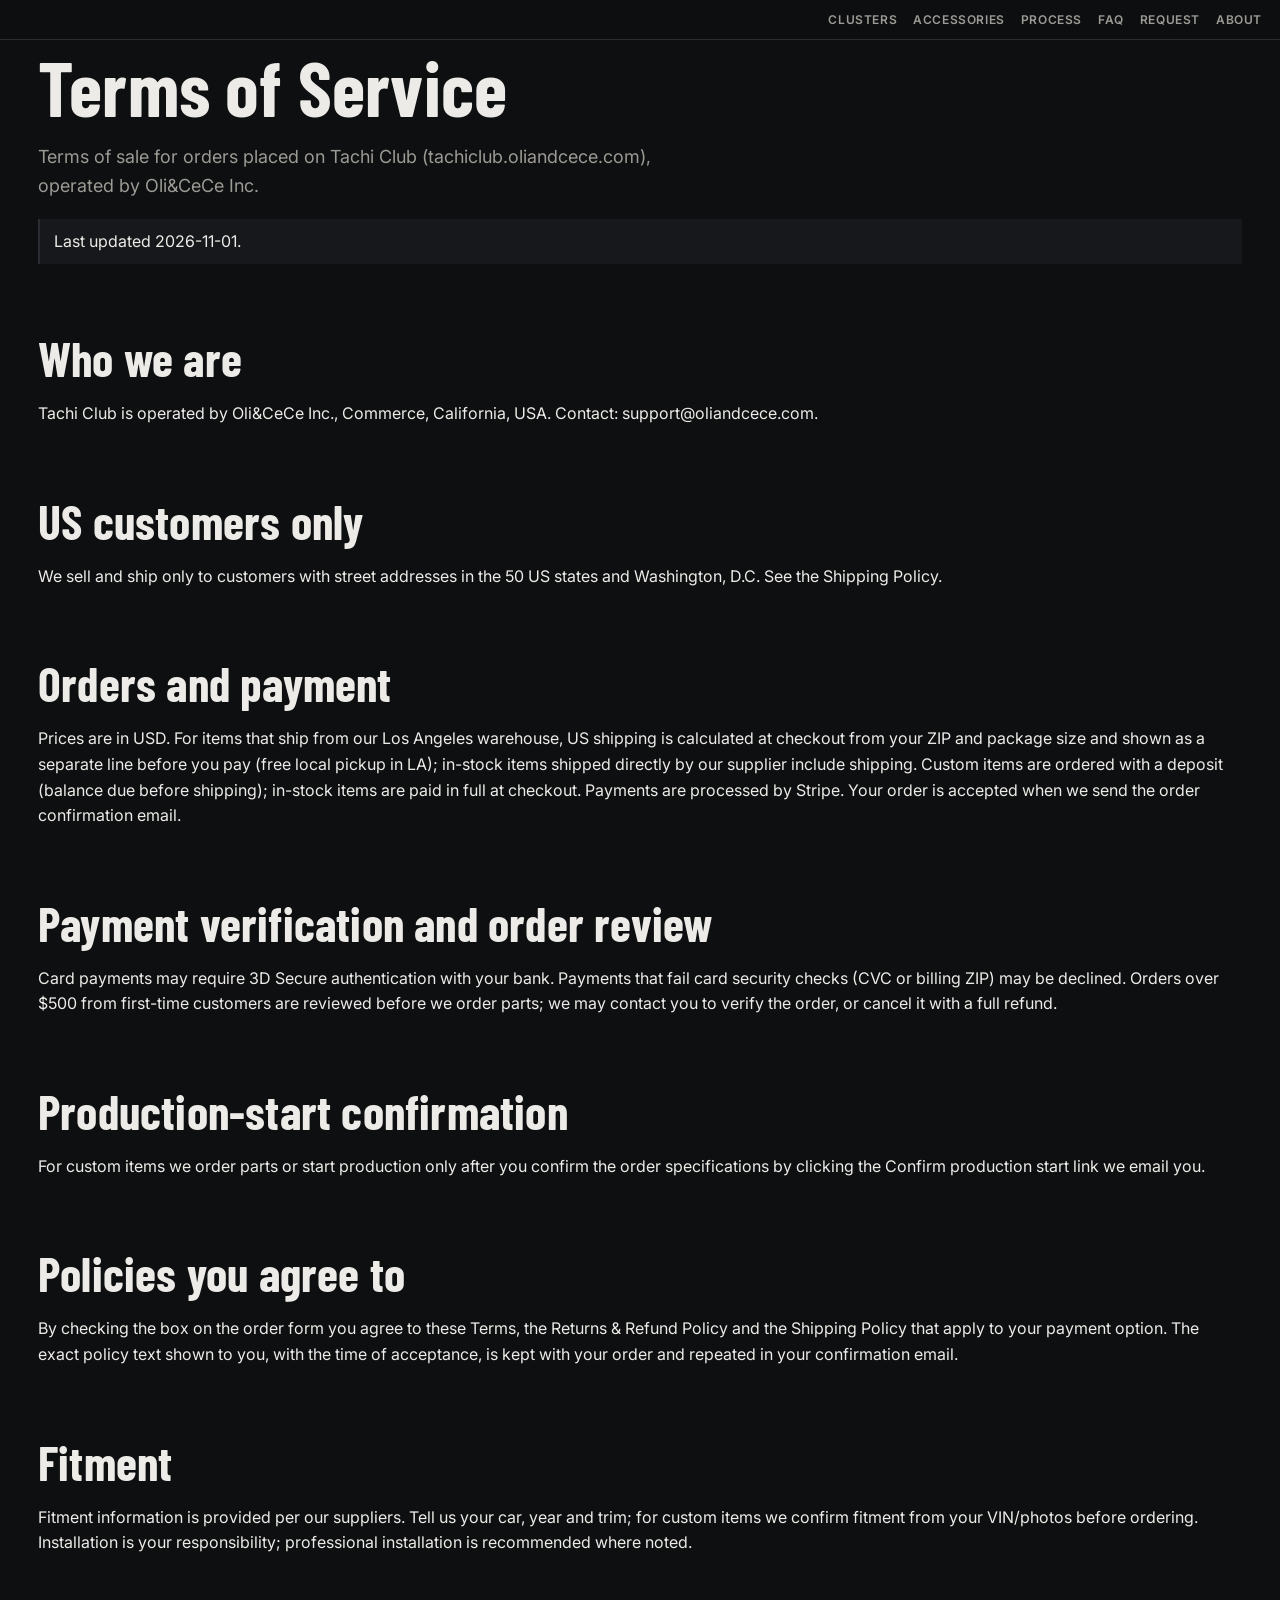
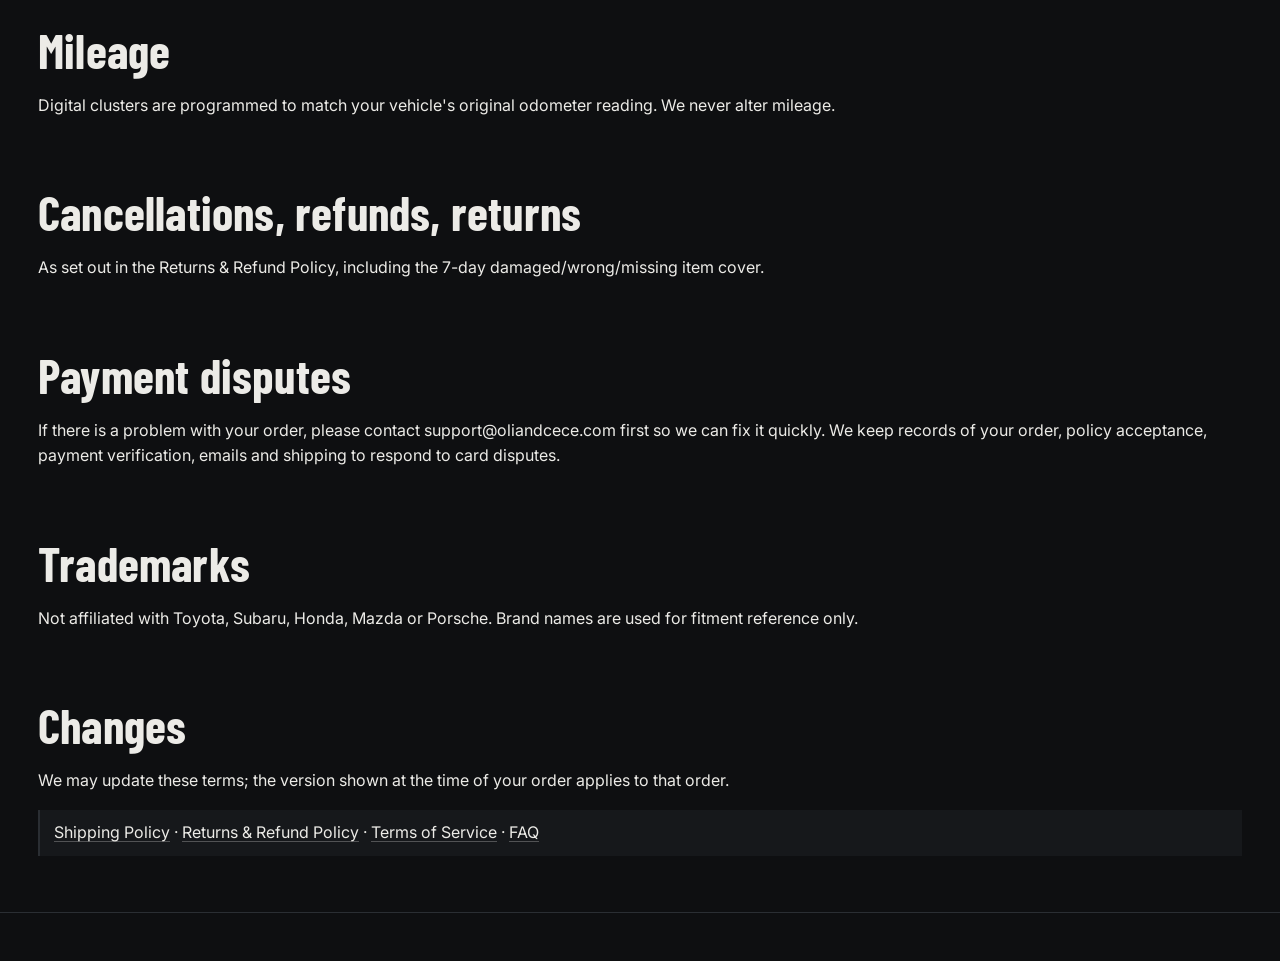
<file: terms/index.html>
<!doctype html><html lang="en"><head><meta charset="utf-8"><meta name="viewport" content="width=device-width,initial-scale=1,viewport-fit=cover">
<base href="/">
<title>Terms of Service | Tachi Club</title>
<meta name="description" content="Terms of sale for orders placed on Tachi Club (tachiclub.oliandcece.com), operated by Oli&amp;CeCe Inc.">
<link rel="canonical" href="https://tachiclub.oliandcece.com/terms/">
<meta name="robots" content="index,follow,max-image-preview:large">
<meta property="og:type" content="website"><meta property="og:site_name" content="Tachi Club"><meta property="og:title" content="Terms of Service | Tachi Club"><meta property="og:description" content="Terms of sale for orders placed on Tachi Club (tachiclub.oliandcece.com), operated by Oli&amp;CeCe Inc."><meta property="og:url" content="https://tachiclub.oliandcece.com/terms/"><meta property="og:image" content="https://tachiclub.oliandcece.com/media/img/981-224046832.webp">
<meta name="twitter:card" content="summary_large_image"><meta name="twitter:title" content="Terms of Service | Tachi Club"><meta name="twitter:description" content="Terms of sale for orders placed on Tachi Club (tachiclub.oliandcece.com), operated by Oli&amp;CeCe Inc."><meta name="twitter:image" content="https://tachiclub.oliandcece.com/media/img/981-224046832.webp">
<meta name="theme-color" content="#0E0F11"><link rel="icon" href="/favicon.svg" type="image/svg+xml"><link rel="icon" href="/favicon.ico" sizes="48x48"><link rel="apple-touch-icon" href="/apple-touch-icon.png">
<script type="application/ld+json">{"@context": "https://schema.org", "@graph": [{"@type": "Organization", "@id": "https://tachiclub.oliandcece.com/#org", "name": "Tachi Club", "url": "https://tachiclub.oliandcece.com/", "logo": "https://tachiclub.oliandcece.com/favicon.svg", "description": "Tachi Club makes plug-in digital LCD gauge clusters (instrument cluster swaps) for Toyota GT86 / Subaru BRZ / Scion FR-S, Honda Civic EK and Porsche 987/981 Cayman & Boxster, plus supporting carbon accessories. Made to order, US customers, Los Angeles.", "parentOrganization": {"@type": "Organization", "name": "Oli&CeCe Inc.", "url": "https://oliandcece.com"}, "address": {"@type": "PostalAddress", "streetAddress": "5631 Ferguson Dr, Dock 1&2", "addressLocality": "Commerce", "addressRegion": "CA", "postalCode": "90022", "addressCountry": "US"}}, {"@type": "WebSite", "@id": "https://tachiclub.oliandcece.com/#website", "name": "Tachi Club", "description": "Tachi Club makes plug-in digital LCD gauge clusters (instrument cluster swaps) for Toyota GT86 / Subaru BRZ / Scion FR-S, Honda Civic EK and Porsche 987/981 Cayman & Boxster, plus supporting carbon accessories. Made to order, US customers, Los Angeles.", "url": "https://tachiclub.oliandcece.com/", "publisher": {"@id": "https://tachiclub.oliandcece.com/#org"}}, {"@type": "WebPage", "@id": "https://tachiclub.oliandcece.com/terms/", "name": "Terms of Service", "url": "https://tachiclub.oliandcece.com/terms/", "description": "Terms of sale for orders placed on Tachi Club (tachiclub.oliandcece.com), operated by Oli&CeCe Inc.", "dateModified": "2026-11-01", "isPartOf": {"@id": "https://tachiclub.oliandcece.com/#website"}, "publisher": {"@id": "https://tachiclub.oliandcece.com/#org"}}, {"@type": "BreadcrumbList", "itemListElement": [{"@type": "ListItem", "position": 1, "name": "Home", "item": "https://tachiclub.oliandcece.com/"}, {"@type": "ListItem", "position": 2, "name": "Terms of Service", "item": "https://tachiclub.oliandcece.com/terms/"}]}]}</script>
<link rel="preconnect" href="https://fonts.googleapis.com"><link rel="preconnect" href="https://fonts.gstatic.com" crossorigin>
<link href="https://fonts.googleapis.com/css2?family=Barlow+Condensed:wght@500;600;700&family=Inter:wght@400;500;600;700&family=JetBrains+Mono:wght@500;700&display=swap" rel="stylesheet">
<link rel="stylesheet" href="/style.css?v=20261101m"><script src="/config.js?v=20261101m"></script><script src="https://js.stripe.com/v3" async></script>
</head>
<body><div class="grain"></div><header><a href="/" class="logo" id="logo" aria-label="Tachi Club home"></a><nav><a href="/#/models">Clusters</a><a href="/#/acc">Accessories</a><a href="/#/how">Process</a><a href="/faq/">FAQ</a><a href="/#/request">Request</a><a href="/#/about">About</a></nav></header>
<div class="kanji" aria-hidden="true" style="display:none"></div><main id="app"><article><div class="wrap"><h1>Terms of Service</h1><p class="lead">Terms of sale for orders placed on Tachi Club (tachiclub.oliandcece.com), operated by Oli&amp;CeCe Inc.</p><p class="note">Last updated 2026-11-01.</p><h2>Who we are</h2><p>Tachi Club is operated by Oli&amp;CeCe Inc., Commerce, California, USA. Contact: support@oliandcece.com.</p><h2>US customers only</h2><p>We sell and ship only to customers with street addresses in the 50 US states and Washington, D.C. See the Shipping Policy.</p><h2>Orders and payment</h2><p>Prices are in USD. For items that ship from our Los Angeles warehouse, US shipping is calculated at checkout from your ZIP and package size and shown as a separate line before you pay (free local pickup in LA); in-stock items shipped directly by our supplier include shipping. Custom items are ordered with a deposit (balance due before shipping); in-stock items are paid in full at checkout. Payments are processed by Stripe. Your order is accepted when we send the order confirmation email.</p><h2>Payment verification and order review</h2><p>Card payments may require 3D Secure authentication with your bank. Payments that fail card security checks (CVC or billing ZIP) may be declined. Orders over $500 from first-time customers are reviewed before we order parts; we may contact you to verify the order, or cancel it with a full refund.</p><h2>Production-start confirmation</h2><p>For custom items we order parts or start production only after you confirm the order specifications by clicking the Confirm production start link we email you.</p><h2>Policies you agree to</h2><p>By checking the box on the order form you agree to these Terms, the Returns &amp; Refund Policy and the Shipping Policy that apply to your payment option. The exact policy text shown to you, with the time of acceptance, is kept with your order and repeated in your confirmation email.</p><h2>Fitment</h2><p>Fitment information is provided per our suppliers. Tell us your car, year and trim; for custom items we confirm fitment from your VIN/photos before ordering. Installation is your responsibility; professional installation is recommended where noted.</p><h2>Mileage</h2><p>Digital clusters are programmed to match your vehicle&#x27;s original odometer reading. We never alter mileage.</p><h2>Cancellations, refunds, returns</h2><p>As set out in the Returns &amp; Refund Policy, including the 7-day damaged/wrong/missing item cover.</p><h2>Payment disputes</h2><p>If there is a problem with your order, please contact support@oliandcece.com first so we can fix it quickly. We keep records of your order, policy acceptance, payment verification, emails and shipping to respond to card disputes.</p><h2>Trademarks</h2><p>Not affiliated with Toyota, Subaru, Honda, Mazda or Porsche. Brand names are used for fitment reference only.</p><h2>Changes</h2><p>We may update these terms; the version shown at the time of your order applies to that order.</p><p class="note"><a href="/shipping-policy/">Shipping Policy</a> · <a href="/returns-refund-policy/">Returns &amp; Refund Policy</a> · <a href="/terms/">Terms of Service</a> · <a href="/faq/">FAQ</a></p></div></article></main><footer id="foot"></footer>

</body></html>
</file>
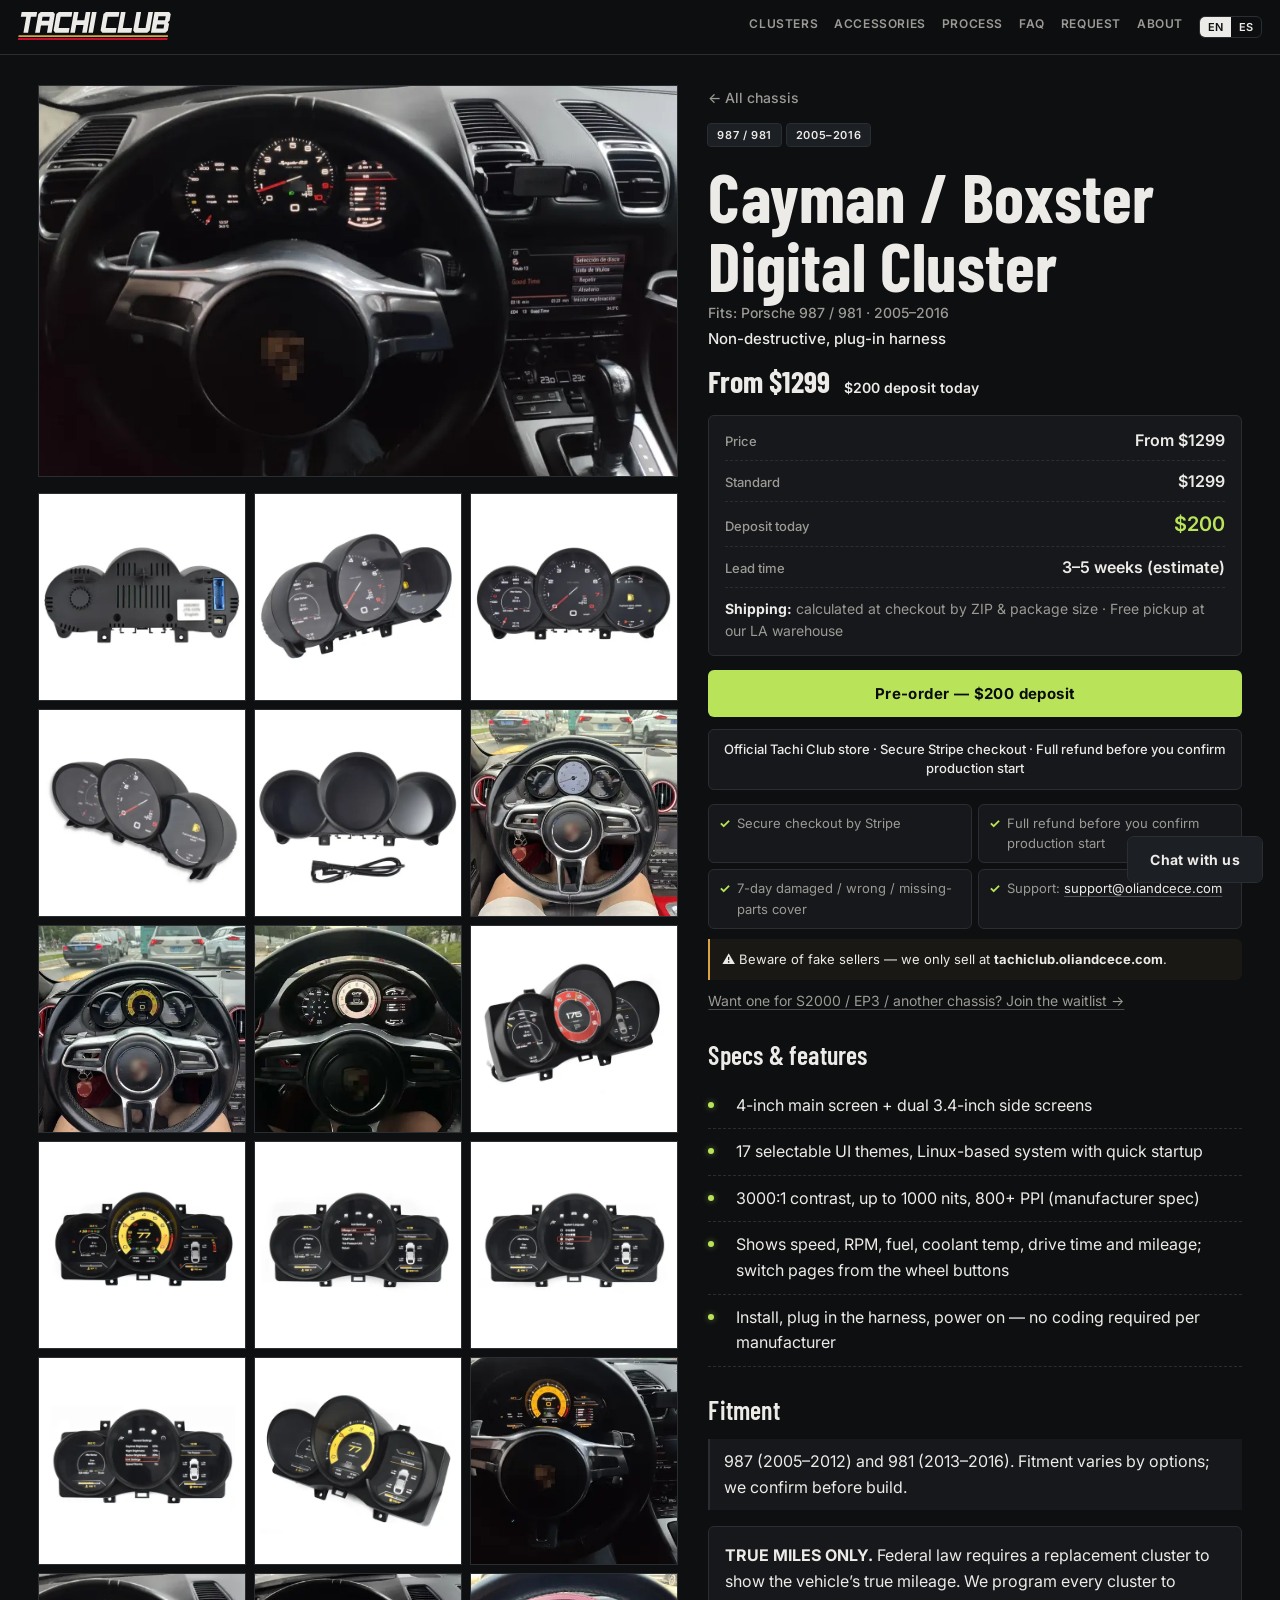
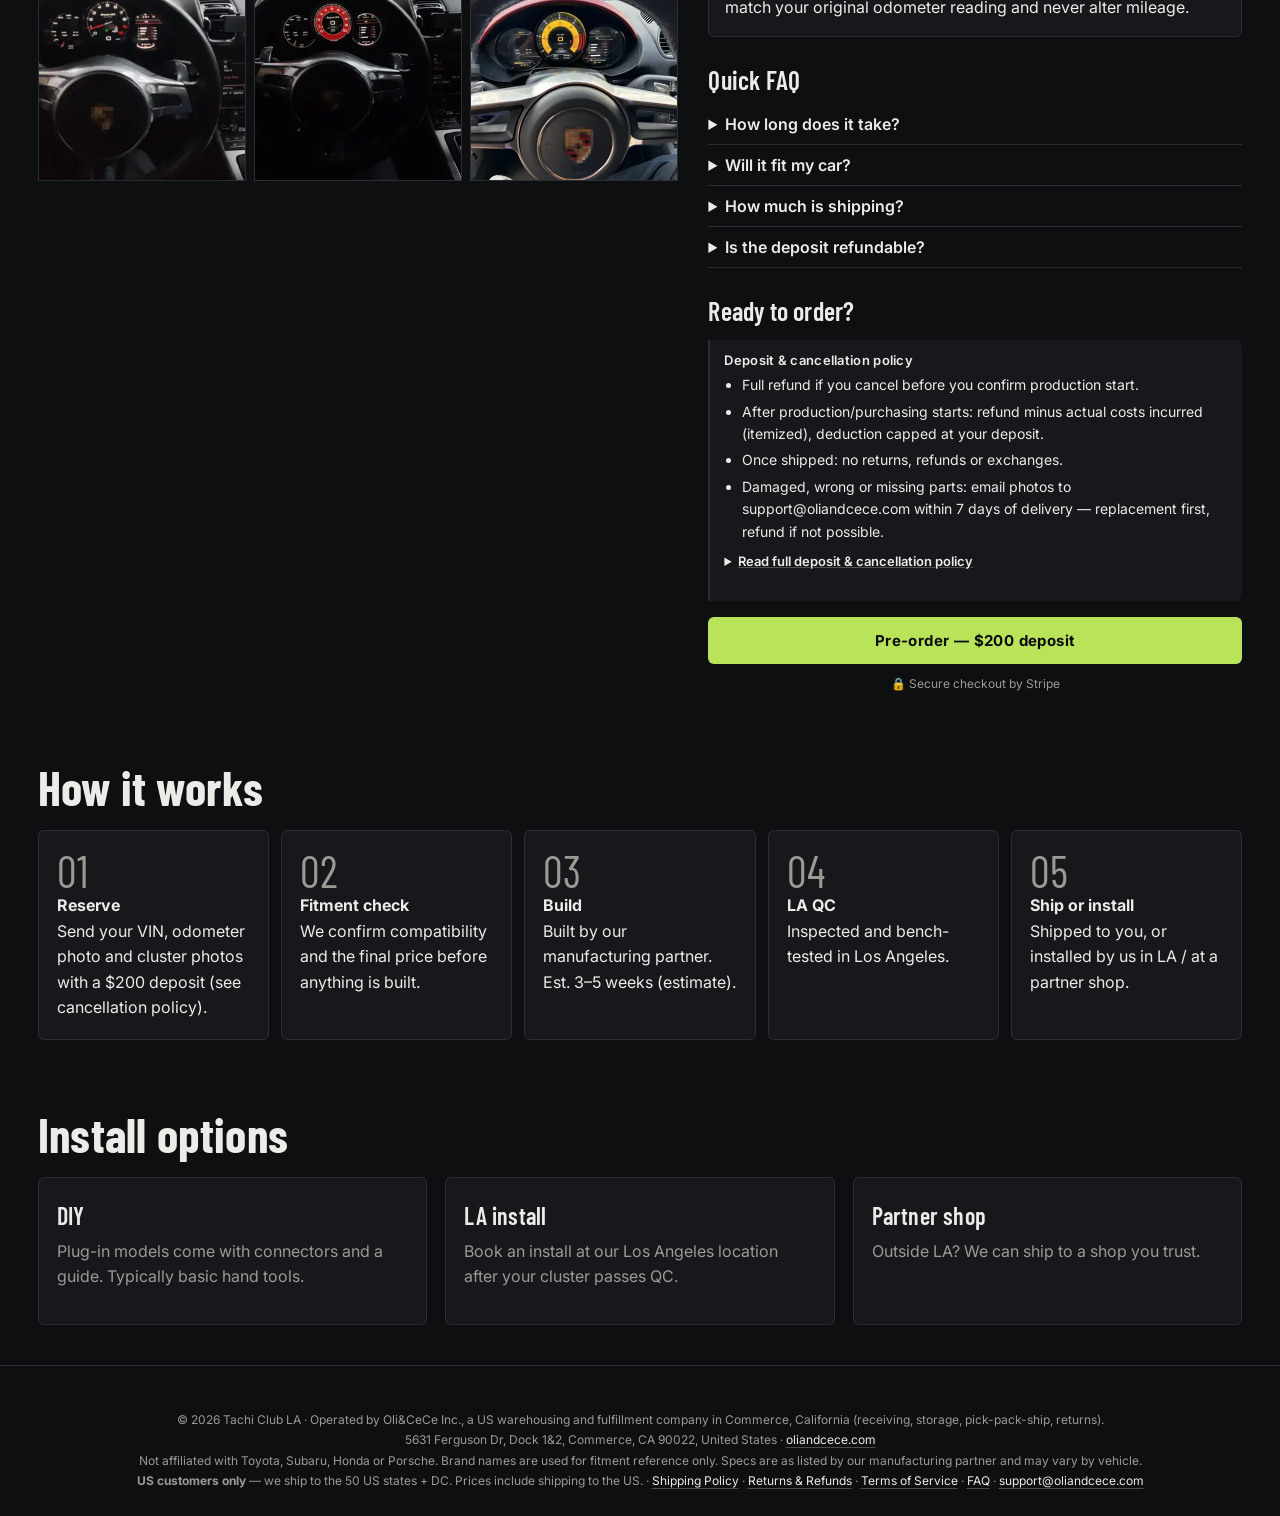
<file: p/987/index.html>
<!doctype html><html lang="en"><head><meta charset="utf-8"><meta name="viewport" content="width=device-width,initial-scale=1,viewport-fit=cover">
<base href="/">
<title>Cayman / Boxster Digital Cluster – Digital LCD Gauge Cluster Swap (987 / 981, 2005–2016) | Tachi Club</title>
<meta name="description" content="Cayman / Boxster Digital Cluster for Porsche 987 / 981 2005–2016. Non-destructive, plug-in harness. Standard $1,299 / Premium $1,549. Made to order, ships in the US from Los Angeles; shipping calculated at checkout, free LA pickup.">
<link rel="canonical" href="https://tachiclub.oliandcece.com/p/987/">
<meta name="robots" content="index,follow,max-image-preview:large">
<meta property="og:type" content="product"><meta property="og:site_name" content="Tachi Club"><meta property="og:title" content="Cayman / Boxster Digital Cluster – Digital LCD Gauge Cluster Swap (987 / 981, 2005–2016) | Tachi Club"><meta property="og:description" content="Cayman / Boxster Digital Cluster for Porsche 987 / 981 2005–2016. Non-destructive, plug-in harness. Standard $1,299 / Premium $1,549. Made to order, ships in the US from Los Angeles; shipping calculated at checkout, free LA pickup."><meta property="og:url" content="https://tachiclub.oliandcece.com/p/987/"><meta property="og:image" content="https://tachiclub.oliandcece.com/media/img/981-224046832.webp">
<meta name="twitter:card" content="summary_large_image"><meta name="twitter:title" content="Cayman / Boxster Digital Cluster – Digital LCD Gauge Cluster Swap (987 / 981, 2005–2016) | Tachi Club"><meta name="twitter:description" content="Cayman / Boxster Digital Cluster for Porsche 987 / 981 2005–2016. Non-destructive, plug-in harness. Standard $1,299 / Premium $1,549. Made to order, ships in the US from Los Angeles; shipping calculated at checkout, free LA pickup."><meta name="twitter:image" content="https://tachiclub.oliandcece.com/media/img/981-224046832.webp">
<meta name="theme-color" content="#0E0F11"><link rel="icon" href="/favicon.svg" type="image/svg+xml"><link rel="icon" href="/favicon.ico" sizes="48x48"><link rel="apple-touch-icon" href="/apple-touch-icon.png">
<script type="application/ld+json">{"@context": "https://schema.org", "@graph": [{"@type": "Organization", "@id": "https://tachiclub.oliandcece.com/#org", "name": "Tachi Club", "url": "https://tachiclub.oliandcece.com/", "logo": "https://tachiclub.oliandcece.com/favicon.svg", "description": "Tachi Club makes plug-in digital LCD gauge clusters (instrument cluster swaps) for Toyota GT86 / Subaru BRZ / Scion FR-S, Honda Civic EK and Porsche 987/981 Cayman & Boxster, plus supporting carbon accessories. Made to order, US customers, Los Angeles.", "parentOrganization": {"@type": "Organization", "name": "Oli&CeCe Inc.", "url": "https://oliandcece.com"}, "address": {"@type": "PostalAddress", "streetAddress": "5631 Ferguson Dr, Dock 1&2", "addressLocality": "Commerce", "addressRegion": "CA", "postalCode": "90022", "addressCountry": "US"}}, {"@type": "WebSite", "@id": "https://tachiclub.oliandcece.com/#website", "name": "Tachi Club", "description": "Tachi Club makes plug-in digital LCD gauge clusters (instrument cluster swaps) for Toyota GT86 / Subaru BRZ / Scion FR-S, Honda Civic EK and Porsche 987/981 Cayman & Boxster, plus supporting carbon accessories. Made to order, US customers, Los Angeles.", "url": "https://tachiclub.oliandcece.com/", "publisher": {"@id": "https://tachiclub.oliandcece.com/#org"}}, {"@type": "Product", "@id": "https://tachiclub.oliandcece.com/p/987/#product", "name": "Cayman / Boxster Digital Cluster", "sku": "987", "category": "Automotive digital instrument cluster", "brand": {"@type": "Brand", "name": "Tachi Club"}, "description": "987 (2005–2012) and 981 (2013–2016). Fitment varies by options; we confirm before build. 4-inch main screen + dual 3.4-inch side screens 17 selectable UI themes, Linux-based system with quick startup 3000:1 contrast, up to 1000 nits, 800+ PPI (manufacturer spec) Shows speed, RPM, fuel, coolant temp, drive time and mileage; switch pages from the wheel buttons Install, plug in the harness, power on — no coding required per manufacturer", "image": ["https://tachiclub.oliandcece.com/media/img/981-224046832.webp", "https://tachiclub.oliandcece.com/media/img/987-223565096.webp", "https://tachiclub.oliandcece.com/media/img/987-223565097.webp", "https://tachiclub.oliandcece.com/media/img/987-223565098.webp", "https://tachiclub.oliandcece.com/media/img/987-223565099.webp", "https://tachiclub.oliandcece.com/media/img/987-223565100.webp"], "url": "https://tachiclub.oliandcece.com/p/987/", "offers": [{"@type": "Offer", "name": "Standard", "price": "1299", "priceCurrency": "USD", "availability": "https://schema.org/PreOrder", "url": "https://tachiclub.oliandcece.com/p/987/", "seller": {"@id": "https://tachiclub.oliandcece.com/#org"}}, {"@type": "Offer", "name": "Premium", "price": "1549", "priceCurrency": "USD", "availability": "https://schema.org/PreOrder", "url": "https://tachiclub.oliandcece.com/p/987/", "seller": {"@id": "https://tachiclub.oliandcece.com/#org"}}]}, {"@type": "BreadcrumbList", "itemListElement": [{"@type": "ListItem", "position": 1, "name": "Home", "item": "https://tachiclub.oliandcece.com/"}, {"@type": "ListItem", "position": 2, "name": "Cayman / Boxster Digital Cluster", "item": "https://tachiclub.oliandcece.com/p/987/"}]}, {"@type": "FAQPage", "mainEntity": [{"@type": "Question", "name": "Will the Cayman / Boxster Digital Cluster fit my car?", "acceptedAnswer": {"@type": "Answer", "text": "987 (2005–2012) and 981 (2013–2016). Fitment varies by options; we confirm before build. Fitment years listed: 2005–2016 (987 / 981)."}}, {"@type": "Question", "name": "How much is the Cayman / Boxster Digital Cluster?", "acceptedAnswer": {"@type": "Answer", "text": "Standard: $1,299 (deposit $200). Premium: $1,549 (deposit $200). Prices in USD."}}, {"@type": "Question", "name": "Are these items in stock?", "acceptedAnswer": {"@type": "Answer", "text": "No. All items are custom / made to order (or sourced to order) for your car after fitment is confirmed."}}, {"@type": "Question", "name": "How long does it take?", "acceptedAnswer": {"@type": "Answer", "text": "Current estimate: 3–5 weeks (estimate) after you approve the order. Some large items (e.g. the 718 rear diffuser) are estimated at 4–6 weeks. We will update you if this changes."}}, {"@type": "Question", "name": "Do you ship outside the US?", "acceptedAnswer": {"@type": "Answer", "text": "No. We ship only to street addresses in the 50 US states and Washington, D.C. We do not ship to PO Boxes, APO/FPO/DPO, Puerto Rico or other US territories, or outside the US. US shipping is calculated at checkout based on your ZIP and package size; free local pickup at our Los Angeles warehouse. See https://tachiclub.oliandcece.com/shipping-policy/"}}, {"@type": "Question", "name": "How much is shipping?", "acceptedAnswer": {"@type": "Answer", "text": "US shipping is calculated at checkout based on your ZIP and package size; free local pickup at our Los Angeles warehouse. The shipping amount is shown as its own line before you pay (dadan carrier quote from Los Angeles to your ZIP). Deposit orders pay shipping with the balance; pay-in-full orders pay it at checkout. In-stock items that ship directly from our supplier include shipping in the price."}}, {"@type": "Question", "name": "Is the deposit refundable? How do I cancel?", "acceptedAnswer": {"@type": "Answer", "text": "Deposit & cancellation policy: Custom items are made/sourced to order. After your deposit is paid we email you an order summary (vehicle, VIN, options, lead time) with a Confirm production start link; we do not order parts or start production until you confirm. Cancel before you confirm production start: full refund. Cancel after production/purchasing has started: we refund your deposit minus the actual costs already incurred for your order (materials, machining, freight), with an itemized cost breakdown; the deduction never exceeds your deposit. Once shipped: no returns, refunds or exchanges. Exception: if your item arrives damaged, wrong or missing parts, email support@oliandcece.com with photos within 7 days of delivery; we send a replacement first, or refund you if a replacement is not possible. Approved refunds go back to the original payment method in 5–10 business days."}}]}]}</script>
<link rel="preconnect" href="https://fonts.googleapis.com"><link rel="preconnect" href="https://fonts.gstatic.com" crossorigin>
<link href="https://fonts.googleapis.com/css2?family=Barlow+Condensed:wght@500;600;700&family=Inter:wght@400;500;600;700&family=JetBrains+Mono:wght@500;700&display=swap" rel="stylesheet">
<link rel="stylesheet" href="/style.css?v=20261101m"><script src="/config.js?v=20261101m"></script><script src="https://js.stripe.com/v3" async></script>
</head>
<body><div class="grain"></div><header><a href="/" class="logo" id="logo" aria-label="Tachi Club home"></a><nav><a href="/#/models">Clusters</a><a href="/#/acc">Accessories</a><a href="/#/how">Process</a><a href="/faq/">FAQ</a><a href="/#/request">Request</a><a href="/#/about">About</a></nav></header>
<div class="kanji" aria-hidden="true" style="display:none"></div><main id="app"><article class="pgrid"><div class="pm"><img class="main-media" src="/media/img/981-224046832.webp" alt="Cayman / Boxster Digital Cluster installed – Porsche 987 / 981"><div class="gal" style="margin-top:8px"><img loading="lazy" src="/media/img/987-223565096-s.webp" alt="Cayman / Boxster Digital Cluster – 987 / 981 photo 1"><img loading="lazy" src="/media/img/987-223565097-s.webp" alt="Cayman / Boxster Digital Cluster – 987 / 981 photo 2"><img loading="lazy" src="/media/img/987-223565098-s.webp" alt="Cayman / Boxster Digital Cluster – 987 / 981 photo 3"><img loading="lazy" src="/media/img/987-223565099-s.webp" alt="Cayman / Boxster Digital Cluster – 987 / 981 photo 4"><img loading="lazy" src="/media/img/987-223565100-s.webp" alt="Cayman / Boxster Digital Cluster – 987 / 981 photo 5"><img loading="lazy" src="/media/img/987-224046840-s.webp" alt="Cayman / Boxster Digital Cluster – 987 / 981 photo 6"><img loading="lazy" src="/media/img/987-224046842-s.webp" alt="Cayman / Boxster Digital Cluster – 987 / 981 photo 7"><img loading="lazy" src="/media/img/987-224046844-s.webp" alt="Cayman / Boxster Digital Cluster – 987 / 981 photo 8"><img loading="lazy" src="/media/img/981-223824245-s.webp" alt="Cayman / Boxster Digital Cluster – 987 / 981 photo 9"><img loading="lazy" src="/media/img/981-223824272-s.webp" alt="Cayman / Boxster Digital Cluster – 987 / 981 photo 10"><img loading="lazy" src="/media/img/981-223824273-s.webp" alt="Cayman / Boxster Digital Cluster – 987 / 981 photo 11"><img loading="lazy" src="/media/img/981-223824274-s.webp" alt="Cayman / Boxster Digital Cluster – 987 / 981 photo 12"><img loading="lazy" src="/media/img/981-223824275-s.webp" alt="Cayman / Boxster Digital Cluster – 987 / 981 photo 13"><img loading="lazy" src="/media/img/981-223824276-s.webp" alt="Cayman / Boxster Digital Cluster – 987 / 981 photo 14"><img loading="lazy" src="/media/img/981-224046831-s.webp" alt="Cayman / Boxster Digital Cluster – 987 / 981 photo 15"><img loading="lazy" src="/media/img/981-224046832-s.webp" alt="Cayman / Boxster Digital Cluster – 987 / 981 photo 16"><img loading="lazy" src="/media/img/981-224046833-s.webp" alt="Cayman / Boxster Digital Cluster – 987 / 981 photo 17"><img loading="lazy" src="/media/img/718-224046792-s.webp" alt="Cayman / Boxster Digital Cluster – 987 / 981 photo 18"></div></div>
<div><nav aria-label="Breadcrumb"><a href="/">Home</a> › Cayman / Boxster Digital Cluster</nav><h1>Cayman / Boxster Digital Cluster</h1>
<p class="lead"><b>Summary:</b> Cayman / Boxster Digital Cluster for Porsche 987 / 981 (2005–2016). Non-destructive, plug-in harness. Made to order; 3–5 weeks (estimate). Standard $1,299 / Premium $1,549.</p>
<h2>Fitment</h2><p>987 (2005–2012) and 981 (2013–2016). Fitment varies by options; we confirm before build.</p><p>Chassis: 987 / 981 · Years: 2005–2016 · Make: Porsche</p>
<h2>Price</h2><p>Standard $1,299 / Premium $1,549</p><p class="note shipnote"><b>Shipping:</b> US shipping is calculated at checkout based on your ZIP and package size; free local pickup at our Los Angeles warehouse.</p>
<h2>Specs</h2><ul><li>4-inch main screen + dual 3.4-inch side screens</li><li>17 selectable UI themes, Linux-based system with quick startup</li><li>3000:1 contrast, up to 1000 nits, 800+ PPI (manufacturer spec)</li><li>Shows speed, RPM, fuel, coolant temp, drive time and mileage; switch pages from the wheel buttons</li><li>Install, plug in the harness, power on — no coding required per manufacturer</li></ul>
<h2>Deposit &amp; cancellation policy</h2><p class="note">Custom items are made/sourced to order. After your deposit is paid we email you an order summary (vehicle, VIN, options, lead time) with a Confirm production start link; we do not order parts or start production until you confirm. Cancel before you confirm production start: full refund. Cancel after production/purchasing has started: we refund your deposit minus the actual costs already incurred for your order (materials, machining, freight), with an itemized cost breakdown; the deduction never exceeds your deposit. Once shipped: no returns, refunds or exchanges. Exception: if your item arrives damaged, wrong or missing parts, email support@oliandcece.com with photos within 7 days of delivery; we send a replacement first, or refund you if a replacement is not possible. Approved refunds go back to the original payment method in 5–10 business days.</p>
<p><a class="btn" href="/#/p/987">Order / pre-order this item</a></p>
<p class="note">US customers only (50 states + DC). <a href="/shipping-policy/">Shipping Policy</a> · <a href="/returns-refund-policy/">Returns &amp; Refund Policy</a> · <a href="/terms/">Terms of Service</a></p>
<h2>FAQ</h2><details open><summary>Will the Cayman / Boxster Digital Cluster fit my car?</summary><p>987 (2005–2012) and 981 (2013–2016). Fitment varies by options; we confirm before build. Fitment years listed: 2005–2016 (987 / 981).</p></details><details open><summary>How much is the Cayman / Boxster Digital Cluster?</summary><p>Standard: $1,299 (deposit $200). Premium: $1,549 (deposit $200). Prices in USD.</p></details><details open><summary>Are these items in stock?</summary><p>No. All items are custom / made to order (or sourced to order) for your car after fitment is confirmed.</p></details><details open><summary>How long does it take?</summary><p>Current estimate: 3–5 weeks (estimate) after you approve the order. Some large items (e.g. the 718 rear diffuser) are estimated at 4–6 weeks. We will update you if this changes.</p></details><details open><summary>Do you ship outside the US?</summary><p>No. We ship only to street addresses in the 50 US states and Washington, D.C. We do not ship to PO Boxes, APO/FPO/DPO, Puerto Rico or other US territories, or outside the US. US shipping is calculated at checkout based on your ZIP and package size; free local pickup at our Los Angeles warehouse. See https://tachiclub.oliandcece.com/shipping-policy/</p></details><details open><summary>How much is shipping?</summary><p>US shipping is calculated at checkout based on your ZIP and package size; free local pickup at our Los Angeles warehouse. The shipping amount is shown as its own line before you pay (dadan carrier quote from Los Angeles to your ZIP). Deposit orders pay shipping with the balance; pay-in-full orders pay it at checkout. In-stock items that ship directly from our supplier include shipping in the price.</p></details><details open><summary>Is the deposit refundable? How do I cancel?</summary><p>Deposit &amp; cancellation policy: Custom items are made/sourced to order. After your deposit is paid we email you an order summary (vehicle, VIN, options, lead time) with a Confirm production start link; we do not order parts or start production until you confirm. Cancel before you confirm production start: full refund. Cancel after production/purchasing has started: we refund your deposit minus the actual costs already incurred for your order (materials, machining, freight), with an itemized cost breakdown; the deduction never exceeds your deposit. Once shipped: no returns, refunds or exchanges. Exception: if your item arrives damaged, wrong or missing parts, email support@oliandcece.com with photos within 7 days of delivery; we send a replacement first, or refund you if a replacement is not possible. Approved refunds go back to the original payment method in 5–10 business days.</p></details></div></article></main><footer id="foot"></footer>
<script>if(!location.hash)history.replaceState(null,'',location.pathname+location.search+'#/p/987');</script><script src="/app.js?v=20261101m"></script><script>/* boot the interactive SPA view for humans; crawlers read the static content above */</script>
</body></html>
</file>
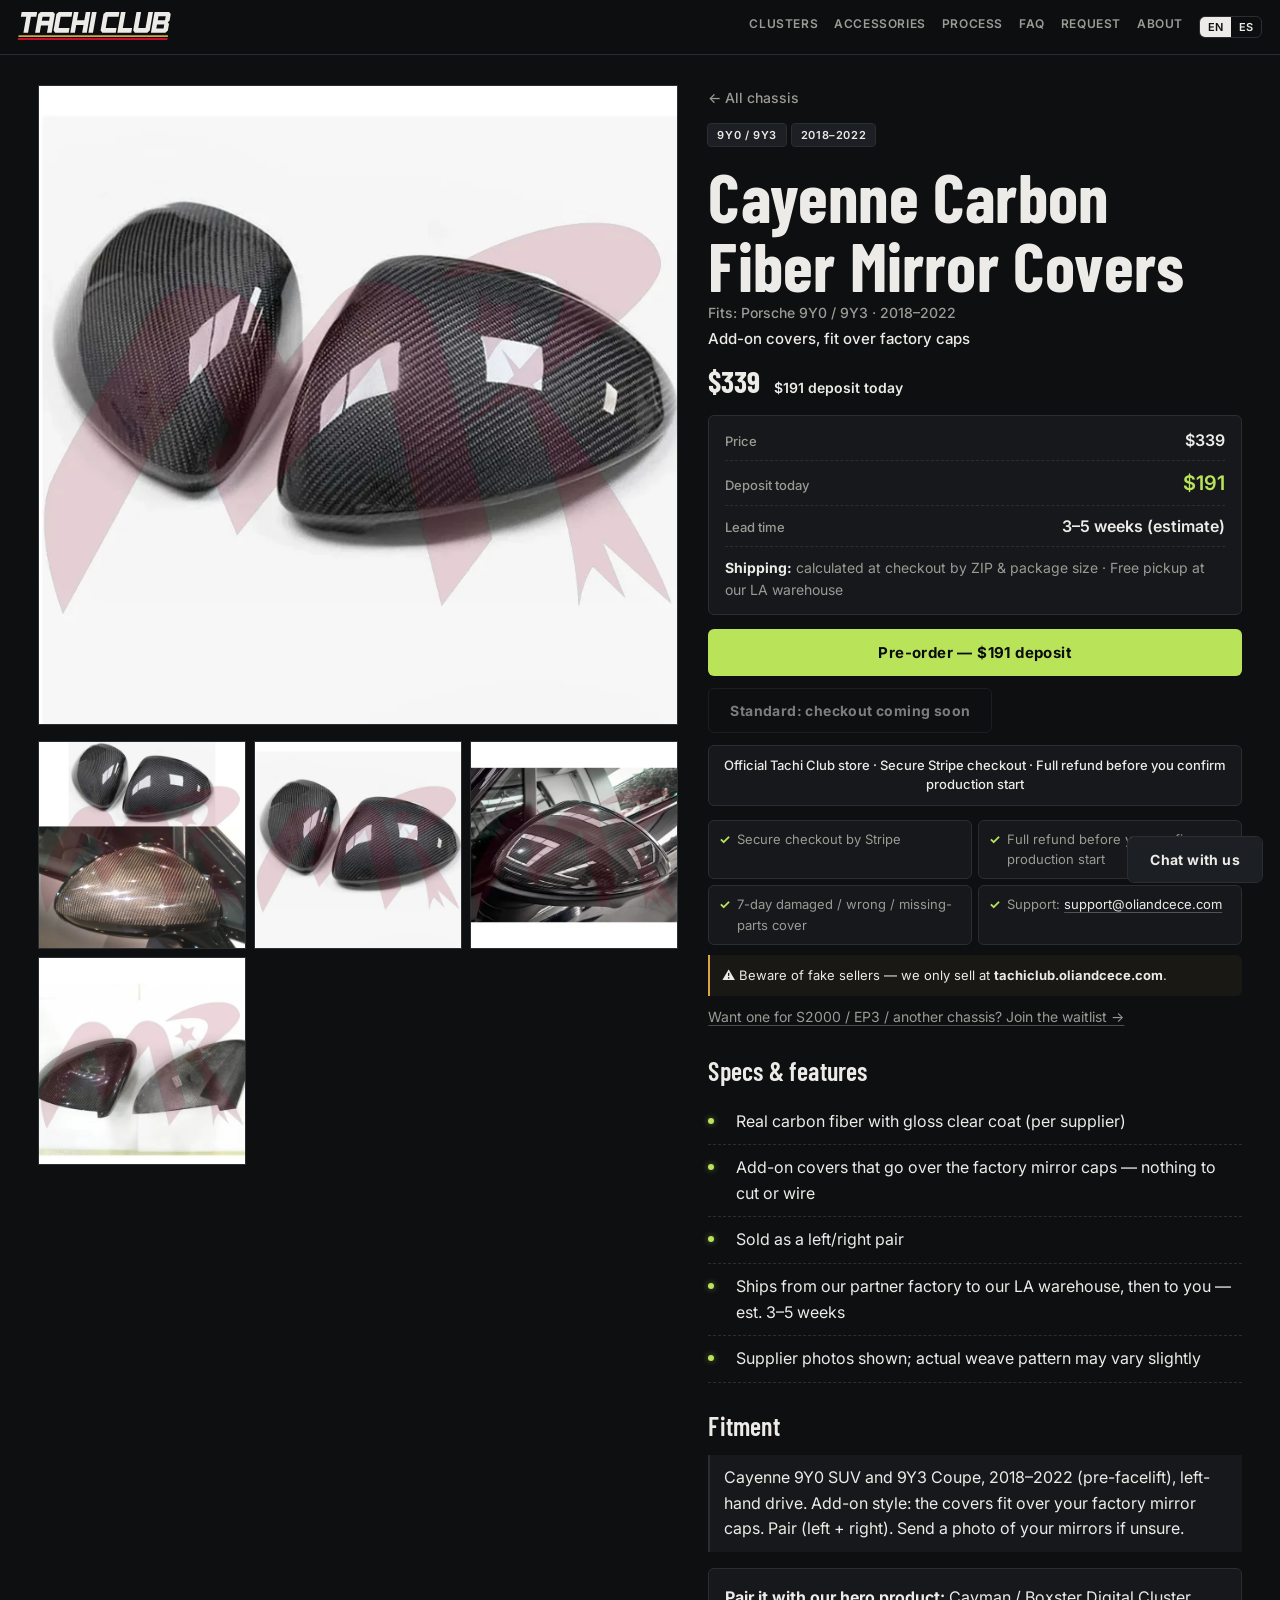
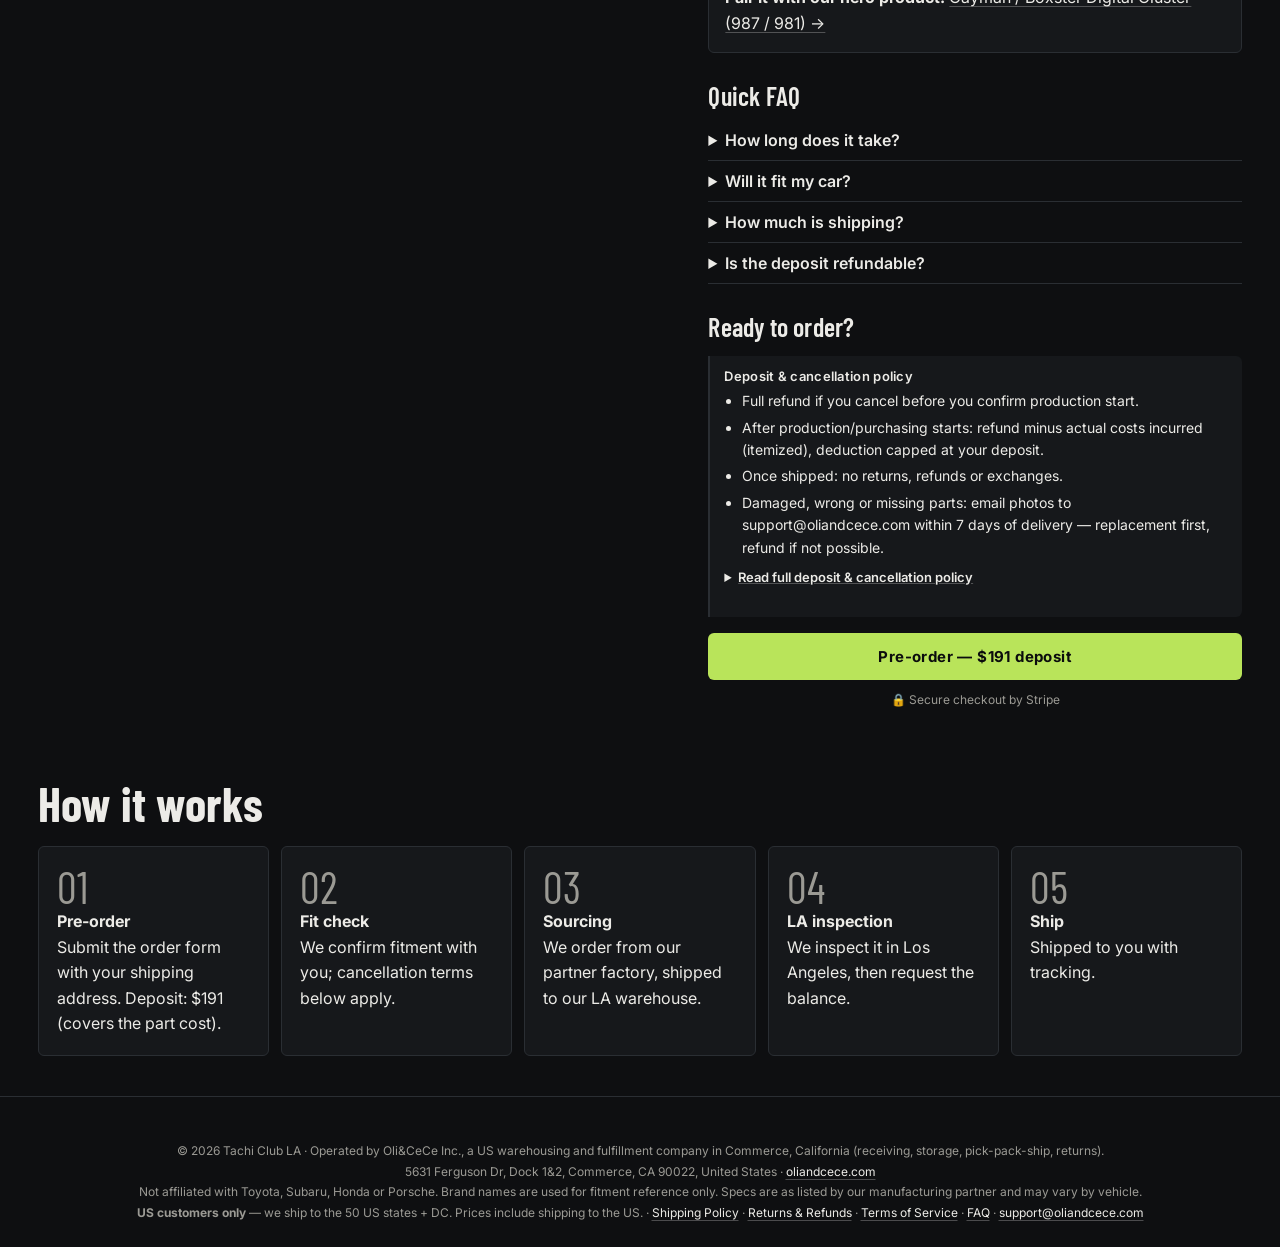
<file: p/c9ymc/index.html>
<!doctype html><html lang="en"><head><meta charset="utf-8"><meta name="viewport" content="width=device-width,initial-scale=1,viewport-fit=cover">
<base href="/">
<title>Cayenne Carbon Fiber Mirror Covers (9Y0 / 9Y3, 2018–2022) | Tachi Club</title>
<meta name="description" content="Cayenne Carbon Fiber Mirror Covers for Porsche 9Y0 / 9Y3 2018–2022. Add-on covers, fit over factory caps. $339. Made to order, ships in the US from Los Angeles; shipping calculated at checkout, free LA pickup.">
<link rel="canonical" href="https://tachiclub.oliandcece.com/p/c9ymc/">
<meta name="robots" content="index,follow,max-image-preview:large">
<meta property="og:type" content="product"><meta property="og:site_name" content="Tachi Club"><meta property="og:title" content="Cayenne Carbon Fiber Mirror Covers (9Y0 / 9Y3, 2018–2022) | Tachi Club"><meta property="og:description" content="Cayenne Carbon Fiber Mirror Covers for Porsche 9Y0 / 9Y3 2018–2022. Add-on covers, fit over factory caps. $339. Made to order, ships in the US from Los Angeles; shipping calculated at checkout, free LA pickup."><meta property="og:url" content="https://tachiclub.oliandcece.com/p/c9ymc/"><meta property="og:image" content="https://tachiclub.oliandcece.com/media/img/c9ymc-2.webp">
<meta name="twitter:card" content="summary_large_image"><meta name="twitter:title" content="Cayenne Carbon Fiber Mirror Covers (9Y0 / 9Y3, 2018–2022) | Tachi Club"><meta name="twitter:description" content="Cayenne Carbon Fiber Mirror Covers for Porsche 9Y0 / 9Y3 2018–2022. Add-on covers, fit over factory caps. $339. Made to order, ships in the US from Los Angeles; shipping calculated at checkout, free LA pickup."><meta name="twitter:image" content="https://tachiclub.oliandcece.com/media/img/c9ymc-2.webp">
<meta name="theme-color" content="#0E0F11"><link rel="icon" href="/favicon.svg" type="image/svg+xml"><link rel="icon" href="/favicon.ico" sizes="48x48"><link rel="apple-touch-icon" href="/apple-touch-icon.png">
<script type="application/ld+json">{"@context": "https://schema.org", "@graph": [{"@type": "Organization", "@id": "https://tachiclub.oliandcece.com/#org", "name": "Tachi Club", "url": "https://tachiclub.oliandcece.com/", "logo": "https://tachiclub.oliandcece.com/favicon.svg", "description": "Tachi Club makes plug-in digital LCD gauge clusters (instrument cluster swaps) for Toyota GT86 / Subaru BRZ / Scion FR-S, Honda Civic EK and Porsche 987/981 Cayman & Boxster, plus supporting carbon accessories. Made to order, US customers, Los Angeles.", "parentOrganization": {"@type": "Organization", "name": "Oli&CeCe Inc.", "url": "https://oliandcece.com"}, "address": {"@type": "PostalAddress", "streetAddress": "5631 Ferguson Dr, Dock 1&2", "addressLocality": "Commerce", "addressRegion": "CA", "postalCode": "90022", "addressCountry": "US"}}, {"@type": "WebSite", "@id": "https://tachiclub.oliandcece.com/#website", "name": "Tachi Club", "description": "Tachi Club makes plug-in digital LCD gauge clusters (instrument cluster swaps) for Toyota GT86 / Subaru BRZ / Scion FR-S, Honda Civic EK and Porsche 987/981 Cayman & Boxster, plus supporting carbon accessories. Made to order, US customers, Los Angeles.", "url": "https://tachiclub.oliandcece.com/", "publisher": {"@id": "https://tachiclub.oliandcece.com/#org"}}, {"@type": "Product", "@id": "https://tachiclub.oliandcece.com/p/c9ymc/#product", "name": "Cayenne Carbon Fiber Mirror Covers", "sku": "c9ymc", "category": "Automotive accessory", "brand": {"@type": "Brand", "name": "Tachi Club"}, "description": "Cayenne 9Y0 SUV and 9Y3 Coupe, 2018–2022 (pre-facelift), left-hand drive. Add-on style: the covers fit over your factory mirror caps. Pair (left + right). Send a photo of your mirrors if unsure. Real carbon fiber with gloss clear coat (per supplier) Add-on covers that go over the factory mirror caps — nothing to cut or wire Sold as a left/right pair Ships from our partner factory to our LA warehouse, then to you — est. 3–5 weeks Supplier photos shown; actual weave pattern may vary slightly", "image": ["https://tachiclub.oliandcece.com/media/img/c9ymc-2.webp", "https://tachiclub.oliandcece.com/media/img/c9ymc-1.webp", "https://tachiclub.oliandcece.com/media/img/c9ymc-3.webp", "https://tachiclub.oliandcece.com/media/img/c9ymc-4.webp"], "url": "https://tachiclub.oliandcece.com/p/c9ymc/", "offers": {"@type": "Offer", "price": "339", "priceCurrency": "USD", "availability": "https://schema.org/PreOrder", "url": "https://tachiclub.oliandcece.com/p/c9ymc/", "seller": {"@id": "https://tachiclub.oliandcece.com/#org"}}}, {"@type": "BreadcrumbList", "itemListElement": [{"@type": "ListItem", "position": 1, "name": "Home", "item": "https://tachiclub.oliandcece.com/"}, {"@type": "ListItem", "position": 2, "name": "Cayenne Carbon Fiber Mirror Covers", "item": "https://tachiclub.oliandcece.com/p/c9ymc/"}]}, {"@type": "FAQPage", "mainEntity": [{"@type": "Question", "name": "Will the Cayenne Carbon Fiber Mirror Covers fit my car?", "acceptedAnswer": {"@type": "Answer", "text": "Cayenne 9Y0 SUV and 9Y3 Coupe, 2018–2022 (pre-facelift), left-hand drive. Add-on style: the covers fit over your factory mirror caps. Pair (left + right). Send a photo of your mirrors if unsure. Fitment years listed: 2018–2022 (9Y0 / 9Y3)."}}, {"@type": "Question", "name": "How much is the Cayenne Carbon Fiber Mirror Covers?", "acceptedAnswer": {"@type": "Answer", "text": "$339 USD, with a $191 deposit to place the order."}}, {"@type": "Question", "name": "Are these items in stock?", "acceptedAnswer": {"@type": "Answer", "text": "No. All items are custom / made to order (or sourced to order) for your car after fitment is confirmed."}}, {"@type": "Question", "name": "How long does it take?", "acceptedAnswer": {"@type": "Answer", "text": "Current estimate: 3–5 weeks (estimate) after you approve the order. Some large items (e.g. the 718 rear diffuser) are estimated at 4–6 weeks. We will update you if this changes."}}, {"@type": "Question", "name": "Do you ship outside the US?", "acceptedAnswer": {"@type": "Answer", "text": "No. We ship only to street addresses in the 50 US states and Washington, D.C. We do not ship to PO Boxes, APO/FPO/DPO, Puerto Rico or other US territories, or outside the US. US shipping is calculated at checkout based on your ZIP and package size; free local pickup at our Los Angeles warehouse. See https://tachiclub.oliandcece.com/shipping-policy/"}}, {"@type": "Question", "name": "How much is shipping?", "acceptedAnswer": {"@type": "Answer", "text": "US shipping is calculated at checkout based on your ZIP and package size; free local pickup at our Los Angeles warehouse. The shipping amount is shown as its own line before you pay (dadan carrier quote from Los Angeles to your ZIP). Deposit orders pay shipping with the balance; pay-in-full orders pay it at checkout. In-stock items that ship directly from our supplier include shipping in the price."}}, {"@type": "Question", "name": "Is the deposit refundable? How do I cancel?", "acceptedAnswer": {"@type": "Answer", "text": "Deposit & cancellation policy: Custom items are made/sourced to order. After your deposit is paid we email you an order summary (vehicle, VIN, options, lead time) with a Confirm production start link; we do not order parts or start production until you confirm. Cancel before you confirm production start: full refund. Cancel after production/purchasing has started: we refund your deposit minus the actual costs already incurred for your order (materials, machining, freight), with an itemized cost breakdown; the deduction never exceeds your deposit. Once shipped: no returns, refunds or exchanges. Exception: if your item arrives damaged, wrong or missing parts, email support@oliandcece.com with photos within 7 days of delivery; we send a replacement first, or refund you if a replacement is not possible. Approved refunds go back to the original payment method in 5–10 business days."}}]}]}</script>
<link rel="preconnect" href="https://fonts.googleapis.com"><link rel="preconnect" href="https://fonts.gstatic.com" crossorigin>
<link href="https://fonts.googleapis.com/css2?family=Barlow+Condensed:wght@500;600;700&family=Inter:wght@400;500;600;700&family=JetBrains+Mono:wght@500;700&display=swap" rel="stylesheet">
<link rel="stylesheet" href="/style.css?v=20261101m"><script src="/config.js?v=20261101m"></script><script src="https://js.stripe.com/v3" async></script>
</head>
<body><div class="grain"></div><header><a href="/" class="logo" id="logo" aria-label="Tachi Club home"></a><nav><a href="/#/models">Clusters</a><a href="/#/acc">Accessories</a><a href="/#/how">Process</a><a href="/faq/">FAQ</a><a href="/#/request">Request</a><a href="/#/about">About</a></nav></header>
<div class="kanji" aria-hidden="true" style="display:none"></div><main id="app"><article class="pgrid"><div class="pm"><img class="main-media" src="/media/img/c9ymc-2.webp" alt="Cayenne Carbon Fiber Mirror Covers installed – Porsche 9Y0 / 9Y3"><div class="gal" style="margin-top:8px"><img loading="lazy" src="/media/img/c9ymc-1-s.webp" alt="Cayenne Carbon Fiber Mirror Covers – 9Y0 / 9Y3 photo 1"><img loading="lazy" src="/media/img/c9ymc-2-s.webp" alt="Cayenne Carbon Fiber Mirror Covers – 9Y0 / 9Y3 photo 2"><img loading="lazy" src="/media/img/c9ymc-3-s.webp" alt="Cayenne Carbon Fiber Mirror Covers – 9Y0 / 9Y3 photo 3"><img loading="lazy" src="/media/img/c9ymc-4-s.webp" alt="Cayenne Carbon Fiber Mirror Covers – 9Y0 / 9Y3 photo 4"></div></div>
<div><nav aria-label="Breadcrumb"><a href="/">Home</a> › Cayenne Carbon Fiber Mirror Covers</nav><h1>Cayenne Carbon Fiber Mirror Covers</h1>
<p class="lead"><b>Summary:</b> Cayenne Carbon Fiber Mirror Covers for Porsche 9Y0 / 9Y3 (2018–2022). Add-on covers, fit over factory caps. Made to order; 3–5 weeks (estimate). $339.</p>
<h2>Fitment</h2><p>Cayenne 9Y0 SUV and 9Y3 Coupe, 2018–2022 (pre-facelift), left-hand drive. Add-on style: the covers fit over your factory mirror caps. Pair (left + right). Send a photo of your mirrors if unsure.</p><p>Chassis: 9Y0 / 9Y3 · Years: 2018–2022 · Make: Porsche</p>
<h2>Price</h2><p>$339</p><p class="note shipnote"><b>Shipping:</b> US shipping is calculated at checkout based on your ZIP and package size; free local pickup at our Los Angeles warehouse.</p>
<h2>Specs</h2><ul><li>Real carbon fiber with gloss clear coat (per supplier)</li><li>Add-on covers that go over the factory mirror caps — nothing to cut or wire</li><li>Sold as a left/right pair</li><li>Ships from our partner factory to our LA warehouse, then to you — est. 3–5 weeks</li><li>Supplier photos shown; actual weave pattern may vary slightly</li></ul>
<h2>Deposit &amp; cancellation policy</h2><p class="note">Custom items are made/sourced to order. After your deposit is paid we email you an order summary (vehicle, VIN, options, lead time) with a Confirm production start link; we do not order parts or start production until you confirm. Cancel before you confirm production start: full refund. Cancel after production/purchasing has started: we refund your deposit minus the actual costs already incurred for your order (materials, machining, freight), with an itemized cost breakdown; the deduction never exceeds your deposit. Once shipped: no returns, refunds or exchanges. Exception: if your item arrives damaged, wrong or missing parts, email support@oliandcece.com with photos within 7 days of delivery; we send a replacement first, or refund you if a replacement is not possible. Approved refunds go back to the original payment method in 5–10 business days.</p><p>Pair it with our hero product: <a href="/p/987/">Cayman / Boxster Digital Cluster (987 / 981)</a></p>
<p><a class="btn" href="/#/p/c9ymc">Order / pre-order this item</a></p>
<p class="note">US customers only (50 states + DC). <a href="/shipping-policy/">Shipping Policy</a> · <a href="/returns-refund-policy/">Returns &amp; Refund Policy</a> · <a href="/terms/">Terms of Service</a></p>
<h2>FAQ</h2><details open><summary>Will the Cayenne Carbon Fiber Mirror Covers fit my car?</summary><p>Cayenne 9Y0 SUV and 9Y3 Coupe, 2018–2022 (pre-facelift), left-hand drive. Add-on style: the covers fit over your factory mirror caps. Pair (left + right). Send a photo of your mirrors if unsure. Fitment years listed: 2018–2022 (9Y0 / 9Y3).</p></details><details open><summary>How much is the Cayenne Carbon Fiber Mirror Covers?</summary><p>$339 USD, with a $191 deposit to place the order.</p></details><details open><summary>Are these items in stock?</summary><p>No. All items are custom / made to order (or sourced to order) for your car after fitment is confirmed.</p></details><details open><summary>How long does it take?</summary><p>Current estimate: 3–5 weeks (estimate) after you approve the order. Some large items (e.g. the 718 rear diffuser) are estimated at 4–6 weeks. We will update you if this changes.</p></details><details open><summary>Do you ship outside the US?</summary><p>No. We ship only to street addresses in the 50 US states and Washington, D.C. We do not ship to PO Boxes, APO/FPO/DPO, Puerto Rico or other US territories, or outside the US. US shipping is calculated at checkout based on your ZIP and package size; free local pickup at our Los Angeles warehouse. See https://tachiclub.oliandcece.com/shipping-policy/</p></details><details open><summary>How much is shipping?</summary><p>US shipping is calculated at checkout based on your ZIP and package size; free local pickup at our Los Angeles warehouse. The shipping amount is shown as its own line before you pay (dadan carrier quote from Los Angeles to your ZIP). Deposit orders pay shipping with the balance; pay-in-full orders pay it at checkout. In-stock items that ship directly from our supplier include shipping in the price.</p></details><details open><summary>Is the deposit refundable? How do I cancel?</summary><p>Deposit &amp; cancellation policy: Custom items are made/sourced to order. After your deposit is paid we email you an order summary (vehicle, VIN, options, lead time) with a Confirm production start link; we do not order parts or start production until you confirm. Cancel before you confirm production start: full refund. Cancel after production/purchasing has started: we refund your deposit minus the actual costs already incurred for your order (materials, machining, freight), with an itemized cost breakdown; the deduction never exceeds your deposit. Once shipped: no returns, refunds or exchanges. Exception: if your item arrives damaged, wrong or missing parts, email support@oliandcece.com with photos within 7 days of delivery; we send a replacement first, or refund you if a replacement is not possible. Approved refunds go back to the original payment method in 5–10 business days.</p></details></div></article></main><footer id="foot"></footer>
<script>if(!location.hash)history.replaceState(null,'',location.pathname+location.search+'#/p/c9ymc');</script><script src="/app.js?v=20261101m"></script><script>/* boot the interactive SPA view for humans; crawlers read the static content above */</script>
</body></html>
</file>
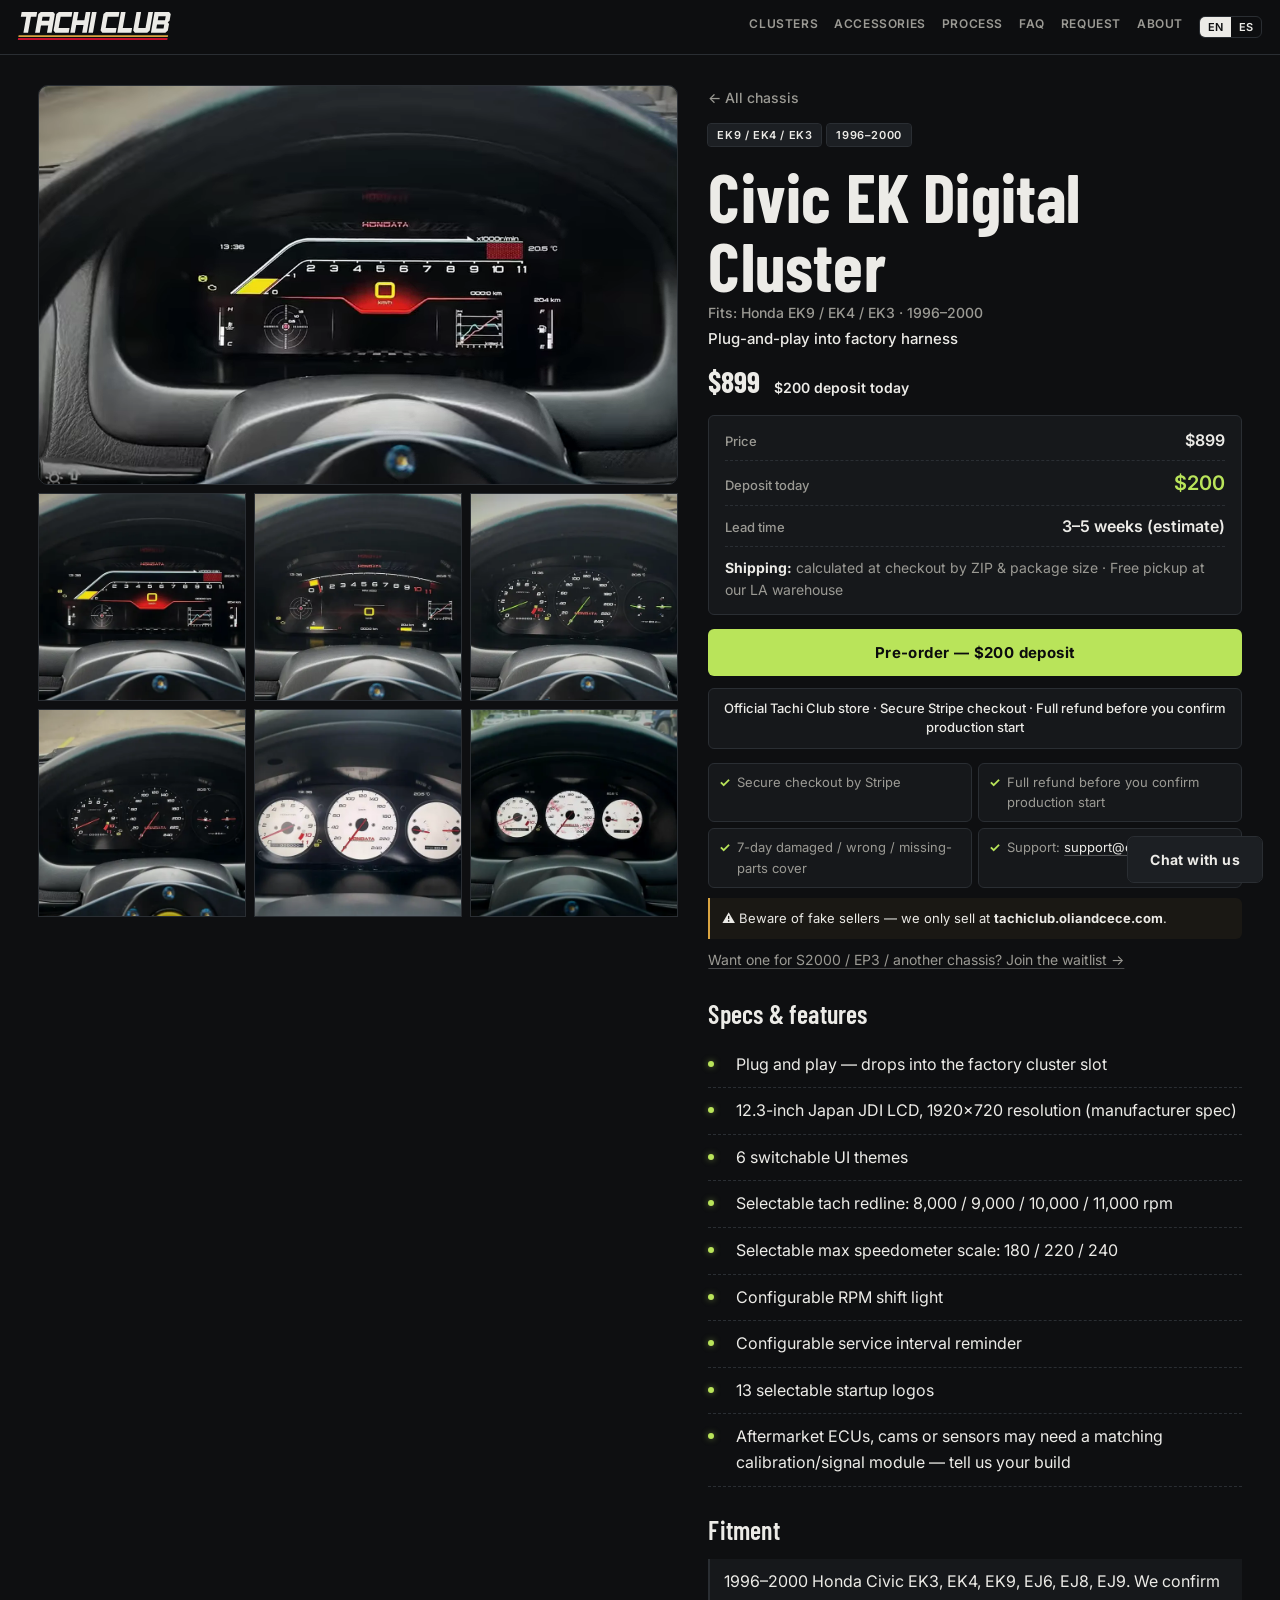
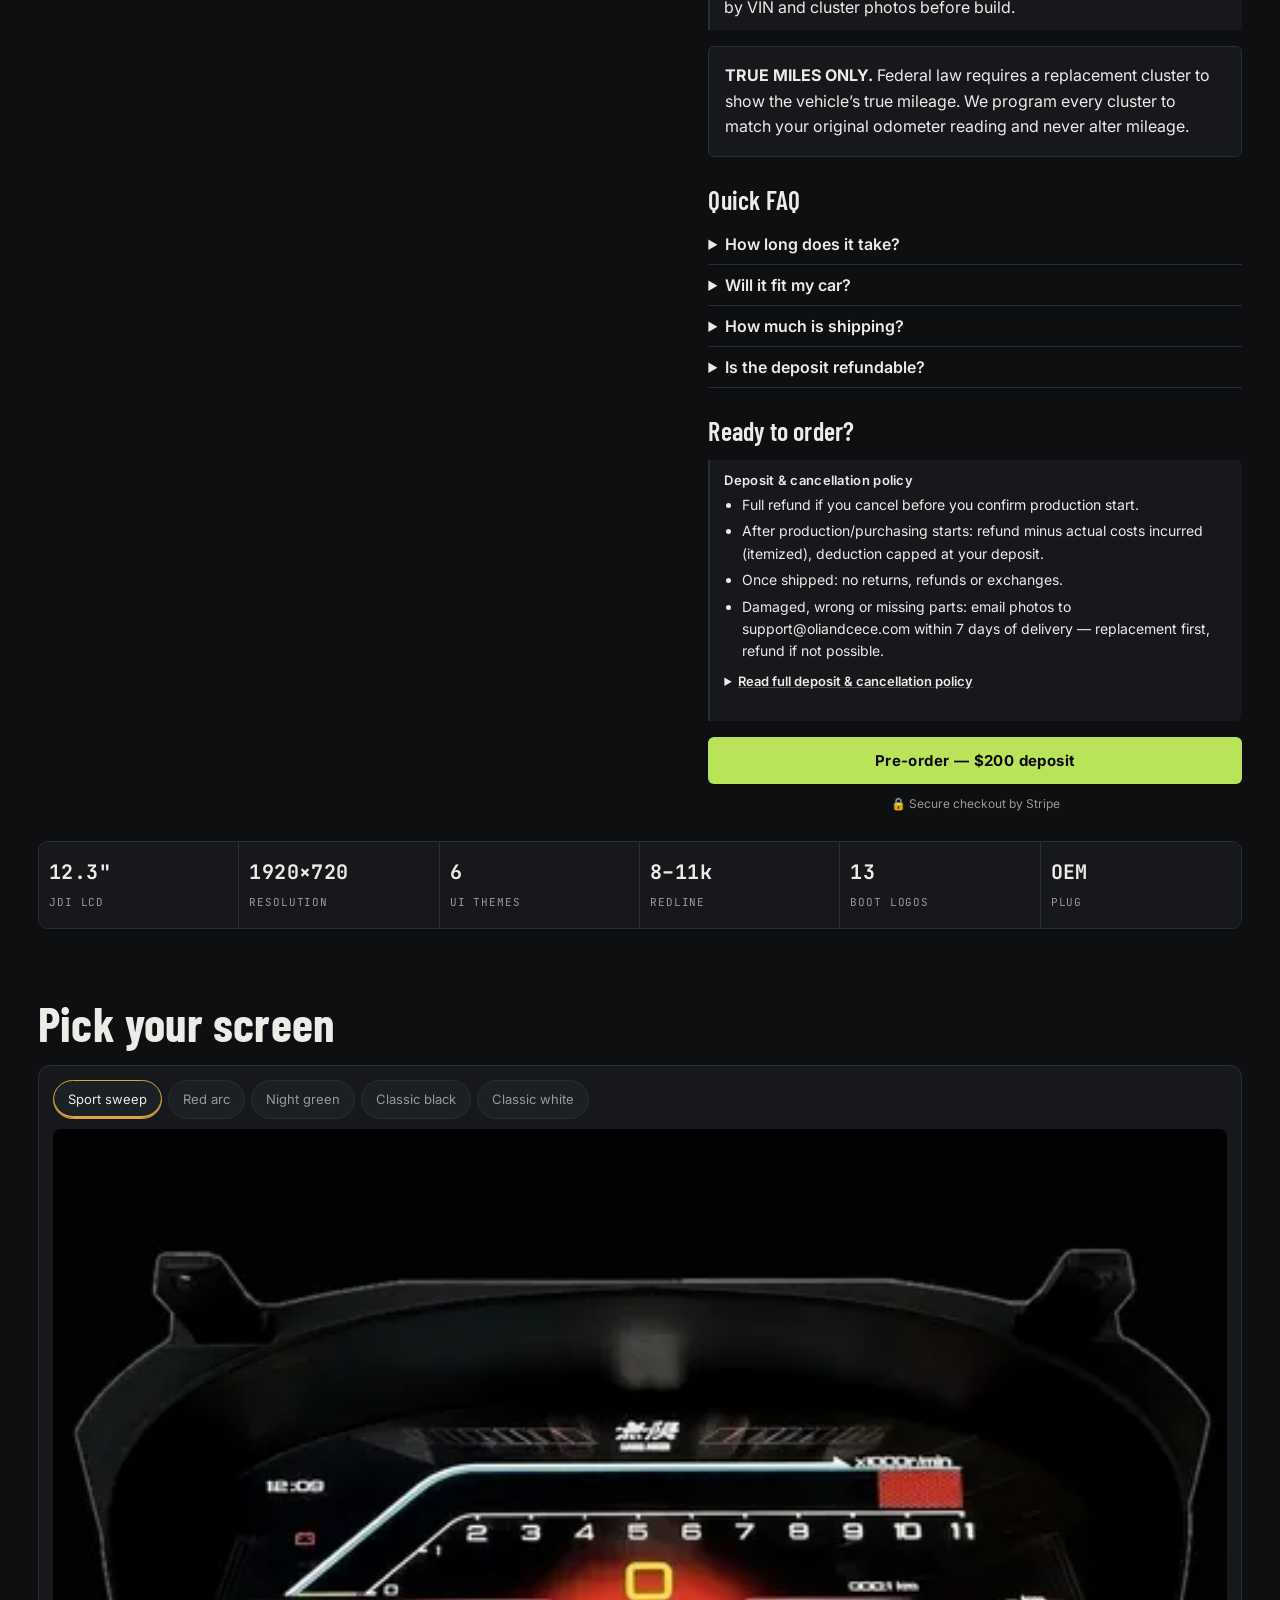
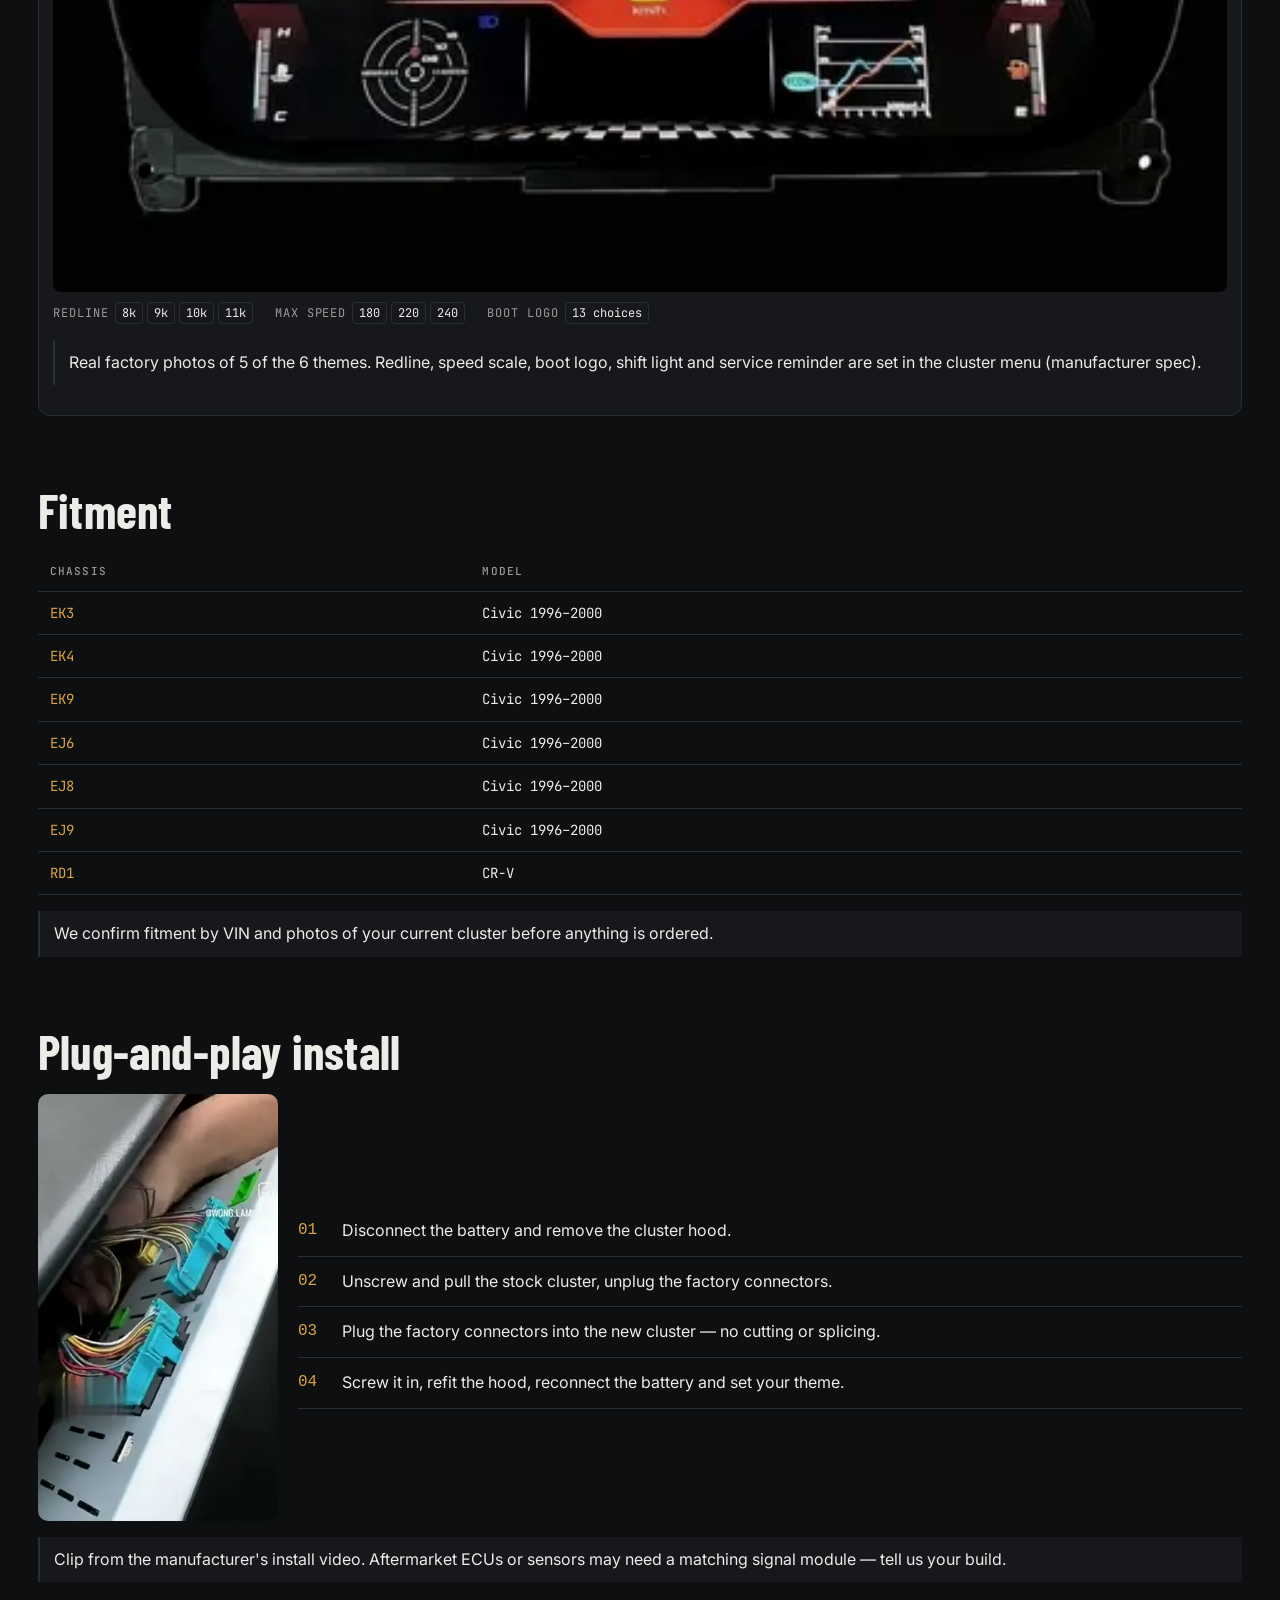
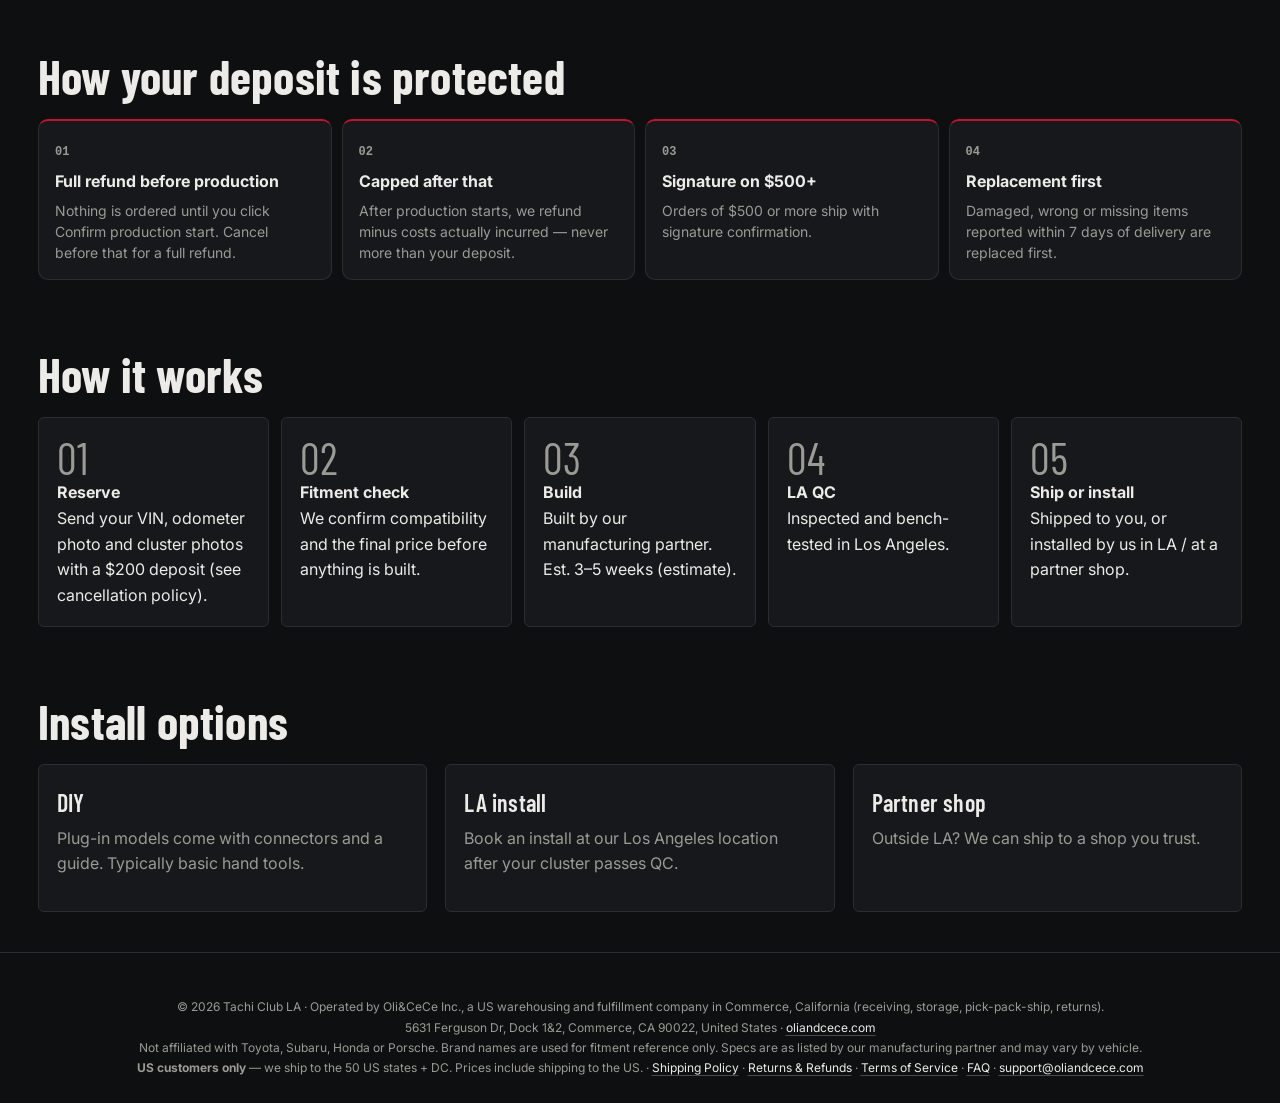
<file: p/ek/index.html>
<!doctype html><html lang="en"><head><meta charset="utf-8"><meta name="viewport" content="width=device-width,initial-scale=1,viewport-fit=cover">
<base href="/">
<title>Civic EK Digital Cluster – Digital LCD Gauge Cluster Swap (EK9 / EK4 / EK3, 1996–2000) | Tachi Club</title>
<meta name="description" content="Civic EK Digital Cluster for Honda EK9 / EK4 / EK3 1996–2000. Plug-and-play into factory harness. $899. Made to order, ships in the US from Los Angeles; shipping calculated at checkout, free LA pickup.">
<link rel="canonical" href="https://tachiclub.oliandcece.com/p/ek/">
<meta name="robots" content="index,follow,max-image-preview:large">
<meta property="og:type" content="product"><meta property="og:site_name" content="Tachi Club"><meta property="og:title" content="Civic EK Digital Cluster – Digital LCD Gauge Cluster Swap (EK9 / EK4 / EK3, 1996–2000) | Tachi Club"><meta property="og:description" content="Civic EK Digital Cluster for Honda EK9 / EK4 / EK3 1996–2000. Plug-and-play into factory harness. $899. Made to order, ships in the US from Los Angeles; shipping calculated at checkout, free LA pickup."><meta property="og:url" content="https://tachiclub.oliandcece.com/p/ek/"><meta property="og:image" content="https://tachiclub.oliandcece.com/media/img/ek3-224729429.webp">
<meta name="twitter:card" content="summary_large_image"><meta name="twitter:title" content="Civic EK Digital Cluster – Digital LCD Gauge Cluster Swap (EK9 / EK4 / EK3, 1996–2000) | Tachi Club"><meta name="twitter:description" content="Civic EK Digital Cluster for Honda EK9 / EK4 / EK3 1996–2000. Plug-and-play into factory harness. $899. Made to order, ships in the US from Los Angeles; shipping calculated at checkout, free LA pickup."><meta name="twitter:image" content="https://tachiclub.oliandcece.com/media/img/ek3-224729429.webp">
<meta name="theme-color" content="#0E0F11"><link rel="icon" href="/favicon.svg" type="image/svg+xml"><link rel="icon" href="/favicon.ico" sizes="48x48"><link rel="apple-touch-icon" href="/apple-touch-icon.png">
<script type="application/ld+json">{"@context": "https://schema.org", "@graph": [{"@type": "Organization", "@id": "https://tachiclub.oliandcece.com/#org", "name": "Tachi Club", "url": "https://tachiclub.oliandcece.com/", "logo": "https://tachiclub.oliandcece.com/favicon.svg", "description": "Tachi Club makes plug-in digital LCD gauge clusters (instrument cluster swaps) for Toyota GT86 / Subaru BRZ / Scion FR-S, Honda Civic EK and Porsche 987/981 Cayman & Boxster, plus supporting carbon accessories. Made to order, US customers, Los Angeles.", "parentOrganization": {"@type": "Organization", "name": "Oli&CeCe Inc.", "url": "https://oliandcece.com"}, "address": {"@type": "PostalAddress", "streetAddress": "5631 Ferguson Dr, Dock 1&2", "addressLocality": "Commerce", "addressRegion": "CA", "postalCode": "90022", "addressCountry": "US"}}, {"@type": "WebSite", "@id": "https://tachiclub.oliandcece.com/#website", "name": "Tachi Club", "description": "Tachi Club makes plug-in digital LCD gauge clusters (instrument cluster swaps) for Toyota GT86 / Subaru BRZ / Scion FR-S, Honda Civic EK and Porsche 987/981 Cayman & Boxster, plus supporting carbon accessories. Made to order, US customers, Los Angeles.", "url": "https://tachiclub.oliandcece.com/", "publisher": {"@id": "https://tachiclub.oliandcece.com/#org"}}, {"@type": "Product", "@id": "https://tachiclub.oliandcece.com/p/ek/#product", "name": "Civic EK Digital Cluster", "sku": "ek", "category": "Automotive digital instrument cluster", "brand": {"@type": "Brand", "name": "Tachi Club"}, "description": "1996–2000 Honda Civic EK3, EK4, EK9, EJ6, EJ8, EJ9. We confirm by VIN and cluster photos before build. Plug and play — drops into the factory cluster slot 12.3-inch Japan JDI LCD, 1920×720 resolution (manufacturer spec) 6 switchable UI themes Selectable tach redline: 8,000 / 9,000 / 10,000 / 11,000 rpm Selectable max speedometer scale: 180 / 220 / 240 Configurable RPM shift light Configurable service interval reminder 13 selectable startup logos Aftermarket ECUs, cams or sensors may need a matching calibration/signal module — tell us your build", "image": ["https://tachiclub.oliandcece.com/media/img/ek3-224729429.webp", "https://tachiclub.oliandcece.com/media/img/ek3-224729425.webp", "https://tachiclub.oliandcece.com/media/img/ek3-224729426.webp", "https://tachiclub.oliandcece.com/media/img/ek3-224729428.webp", "https://tachiclub.oliandcece.com/media/img/ek3-224729430.webp", "https://tachiclub.oliandcece.com/media/img/ek3-224729431.webp"], "url": "https://tachiclub.oliandcece.com/p/ek/", "offers": {"@type": "Offer", "price": "899", "priceCurrency": "USD", "availability": "https://schema.org/PreOrder", "url": "https://tachiclub.oliandcece.com/p/ek/", "seller": {"@id": "https://tachiclub.oliandcece.com/#org"}}}, {"@type": "BreadcrumbList", "itemListElement": [{"@type": "ListItem", "position": 1, "name": "Home", "item": "https://tachiclub.oliandcece.com/"}, {"@type": "ListItem", "position": 2, "name": "Civic EK Digital Cluster", "item": "https://tachiclub.oliandcece.com/p/ek/"}]}, {"@type": "FAQPage", "mainEntity": [{"@type": "Question", "name": "Will the Civic EK Digital Cluster fit my car?", "acceptedAnswer": {"@type": "Answer", "text": "1996–2000 Honda Civic EK3, EK4, EK9, EJ6, EJ8, EJ9. We confirm by VIN and cluster photos before build. Fitment years listed: 1996–2000 (EK9 / EK4 / EK3)."}}, {"@type": "Question", "name": "How much is the Civic EK Digital Cluster?", "acceptedAnswer": {"@type": "Answer", "text": "$899 USD, with a $200 deposit to place the order."}}, {"@type": "Question", "name": "Are these items in stock?", "acceptedAnswer": {"@type": "Answer", "text": "No. All items are custom / made to order (or sourced to order) for your car after fitment is confirmed."}}, {"@type": "Question", "name": "How long does it take?", "acceptedAnswer": {"@type": "Answer", "text": "Current estimate: 3–5 weeks (estimate) after you approve the order. Some large items (e.g. the 718 rear diffuser) are estimated at 4–6 weeks. We will update you if this changes."}}, {"@type": "Question", "name": "Do you ship outside the US?", "acceptedAnswer": {"@type": "Answer", "text": "No. We ship only to street addresses in the 50 US states and Washington, D.C. We do not ship to PO Boxes, APO/FPO/DPO, Puerto Rico or other US territories, or outside the US. US shipping is calculated at checkout based on your ZIP and package size; free local pickup at our Los Angeles warehouse. See https://tachiclub.oliandcece.com/shipping-policy/"}}, {"@type": "Question", "name": "How much is shipping?", "acceptedAnswer": {"@type": "Answer", "text": "US shipping is calculated at checkout based on your ZIP and package size; free local pickup at our Los Angeles warehouse. The shipping amount is shown as its own line before you pay (dadan carrier quote from Los Angeles to your ZIP). Deposit orders pay shipping with the balance; pay-in-full orders pay it at checkout. In-stock items that ship directly from our supplier include shipping in the price."}}, {"@type": "Question", "name": "Is the deposit refundable? How do I cancel?", "acceptedAnswer": {"@type": "Answer", "text": "Deposit & cancellation policy: Custom items are made/sourced to order. After your deposit is paid we email you an order summary (vehicle, VIN, options, lead time) with a Confirm production start link; we do not order parts or start production until you confirm. Cancel before you confirm production start: full refund. Cancel after production/purchasing has started: we refund your deposit minus the actual costs already incurred for your order (materials, machining, freight), with an itemized cost breakdown; the deduction never exceeds your deposit. Once shipped: no returns, refunds or exchanges. Exception: if your item arrives damaged, wrong or missing parts, email support@oliandcece.com with photos within 7 days of delivery; we send a replacement first, or refund you if a replacement is not possible. Approved refunds go back to the original payment method in 5–10 business days."}}]}]}</script>
<link rel="preconnect" href="https://fonts.googleapis.com"><link rel="preconnect" href="https://fonts.gstatic.com" crossorigin>
<link href="https://fonts.googleapis.com/css2?family=Barlow+Condensed:wght@500;600;700&family=Inter:wght@400;500;600;700&family=JetBrains+Mono:wght@500;700&display=swap" rel="stylesheet">
<link rel="stylesheet" href="/style.css?v=20261101m"><script src="/config.js?v=20261101m"></script><script src="https://js.stripe.com/v3" async></script>
</head>
<body><div class="grain"></div><header><a href="/" class="logo" id="logo" aria-label="Tachi Club home"></a><nav><a href="/#/models">Clusters</a><a href="/#/acc">Accessories</a><a href="/#/how">Process</a><a href="/faq/">FAQ</a><a href="/#/request">Request</a><a href="/#/about">About</a></nav></header>
<div class="kanji" aria-hidden="true" style="display:none"></div><main id="app"><article class="pgrid"><div class="pm"><img class="main-media" src="/media/img/ek3-224729429.webp" alt="Civic EK Digital Cluster installed – Honda EK9 / EK4 / EK3"><div class="gal" style="margin-top:8px"><img loading="lazy" src="/media/img/ek3-224729425-s.webp" alt="Civic EK Digital Cluster – EK9 / EK4 / EK3 photo 1"><img loading="lazy" src="/media/img/ek3-224729426-s.webp" alt="Civic EK Digital Cluster – EK9 / EK4 / EK3 photo 2"><img loading="lazy" src="/media/img/ek3-224729428-s.webp" alt="Civic EK Digital Cluster – EK9 / EK4 / EK3 photo 3"><img loading="lazy" src="/media/img/ek3-224729429-s.webp" alt="Civic EK Digital Cluster – EK9 / EK4 / EK3 photo 4"><img loading="lazy" src="/media/img/ek3-224729430-s.webp" alt="Civic EK Digital Cluster – EK9 / EK4 / EK3 photo 5"><img loading="lazy" src="/media/img/ek3-224729431-s.webp" alt="Civic EK Digital Cluster – EK9 / EK4 / EK3 photo 6"><img loading="lazy" src="/media/img/ek3-224785198-s.webp" alt="Civic EK Digital Cluster – EK9 / EK4 / EK3 photo 7"><img loading="lazy" src="/media/img/ek3-224785199-s.webp" alt="Civic EK Digital Cluster – EK9 / EK4 / EK3 photo 8"><img loading="lazy" src="/media/img/ek3-224785200-s.webp" alt="Civic EK Digital Cluster – EK9 / EK4 / EK3 photo 9"><img loading="lazy" src="/media/img/ek3-224785201-s.webp" alt="Civic EK Digital Cluster – EK9 / EK4 / EK3 photo 10"><img loading="lazy" src="/media/img/ek3-224785202-s.webp" alt="Civic EK Digital Cluster – EK9 / EK4 / EK3 photo 11"><img loading="lazy" src="/media/img/ek3-224785203-s.webp" alt="Civic EK Digital Cluster – EK9 / EK4 / EK3 photo 12"></div></div>
<div><nav aria-label="Breadcrumb"><a href="/">Home</a> › Civic EK Digital Cluster</nav><h1>Civic EK Digital Cluster</h1>
<p class="lead"><b>Summary:</b> Civic EK Digital Cluster for Honda EK9 / EK4 / EK3 (1996–2000). Plug-and-play into factory harness. Made to order; 3–5 weeks (estimate). $899.</p>
<h2>Fitment</h2><p>1996–2000 Honda Civic EK3, EK4, EK9, EJ6, EJ8, EJ9. We confirm by VIN and cluster photos before build.</p><p>Chassis: EK9 / EK4 / EK3 · Years: 1996–2000 · Make: Honda</p>
<h2>Price</h2><p>$899</p><p class="note shipnote"><b>Shipping:</b> US shipping is calculated at checkout based on your ZIP and package size; free local pickup at our Los Angeles warehouse.</p>
<h2>Specs</h2><ul><li>Plug and play — drops into the factory cluster slot</li><li>12.3-inch Japan JDI LCD, 1920×720 resolution (manufacturer spec)</li><li>6 switchable UI themes</li><li>Selectable tach redline: 8,000 / 9,000 / 10,000 / 11,000 rpm</li><li>Selectable max speedometer scale: 180 / 220 / 240</li><li>Configurable RPM shift light</li><li>Configurable service interval reminder</li><li>13 selectable startup logos</li><li>Aftermarket ECUs, cams or sensors may need a matching calibration/signal module — tell us your build</li></ul>
<h2>Deposit &amp; cancellation policy</h2><p class="note">Custom items are made/sourced to order. After your deposit is paid we email you an order summary (vehicle, VIN, options, lead time) with a Confirm production start link; we do not order parts or start production until you confirm. Cancel before you confirm production start: full refund. Cancel after production/purchasing has started: we refund your deposit minus the actual costs already incurred for your order (materials, machining, freight), with an itemized cost breakdown; the deduction never exceeds your deposit. Once shipped: no returns, refunds or exchanges. Exception: if your item arrives damaged, wrong or missing parts, email support@oliandcece.com with photos within 7 days of delivery; we send a replacement first, or refund you if a replacement is not possible. Approved refunds go back to the original payment method in 5–10 business days.</p>
<p><a class="btn" href="/#/p/ek">Order / pre-order this item</a></p>
<p class="note">US customers only (50 states + DC). <a href="/shipping-policy/">Shipping Policy</a> · <a href="/returns-refund-policy/">Returns &amp; Refund Policy</a> · <a href="/terms/">Terms of Service</a></p>
<h2>FAQ</h2><details open><summary>Will the Civic EK Digital Cluster fit my car?</summary><p>1996–2000 Honda Civic EK3, EK4, EK9, EJ6, EJ8, EJ9. We confirm by VIN and cluster photos before build. Fitment years listed: 1996–2000 (EK9 / EK4 / EK3).</p></details><details open><summary>How much is the Civic EK Digital Cluster?</summary><p>$899 USD, with a $200 deposit to place the order.</p></details><details open><summary>Are these items in stock?</summary><p>No. All items are custom / made to order (or sourced to order) for your car after fitment is confirmed.</p></details><details open><summary>How long does it take?</summary><p>Current estimate: 3–5 weeks (estimate) after you approve the order. Some large items (e.g. the 718 rear diffuser) are estimated at 4–6 weeks. We will update you if this changes.</p></details><details open><summary>Do you ship outside the US?</summary><p>No. We ship only to street addresses in the 50 US states and Washington, D.C. We do not ship to PO Boxes, APO/FPO/DPO, Puerto Rico or other US territories, or outside the US. US shipping is calculated at checkout based on your ZIP and package size; free local pickup at our Los Angeles warehouse. See https://tachiclub.oliandcece.com/shipping-policy/</p></details><details open><summary>How much is shipping?</summary><p>US shipping is calculated at checkout based on your ZIP and package size; free local pickup at our Los Angeles warehouse. The shipping amount is shown as its own line before you pay (dadan carrier quote from Los Angeles to your ZIP). Deposit orders pay shipping with the balance; pay-in-full orders pay it at checkout. In-stock items that ship directly from our supplier include shipping in the price.</p></details><details open><summary>Is the deposit refundable? How do I cancel?</summary><p>Deposit &amp; cancellation policy: Custom items are made/sourced to order. After your deposit is paid we email you an order summary (vehicle, VIN, options, lead time) with a Confirm production start link; we do not order parts or start production until you confirm. Cancel before you confirm production start: full refund. Cancel after production/purchasing has started: we refund your deposit minus the actual costs already incurred for your order (materials, machining, freight), with an itemized cost breakdown; the deduction never exceeds your deposit. Once shipped: no returns, refunds or exchanges. Exception: if your item arrives damaged, wrong or missing parts, email support@oliandcece.com with photos within 7 days of delivery; we send a replacement first, or refund you if a replacement is not possible. Approved refunds go back to the original payment method in 5–10 business days.</p></details></div></article></main><footer id="foot"></footer>
<script>if(!location.hash)history.replaceState(null,'',location.pathname+location.search+'#/p/ek');</script><script src="/app.js?v=20261101m"></script><script>/* boot the interactive SPA view for humans; crawlers read the static content above */</script>
</body></html>
</file>
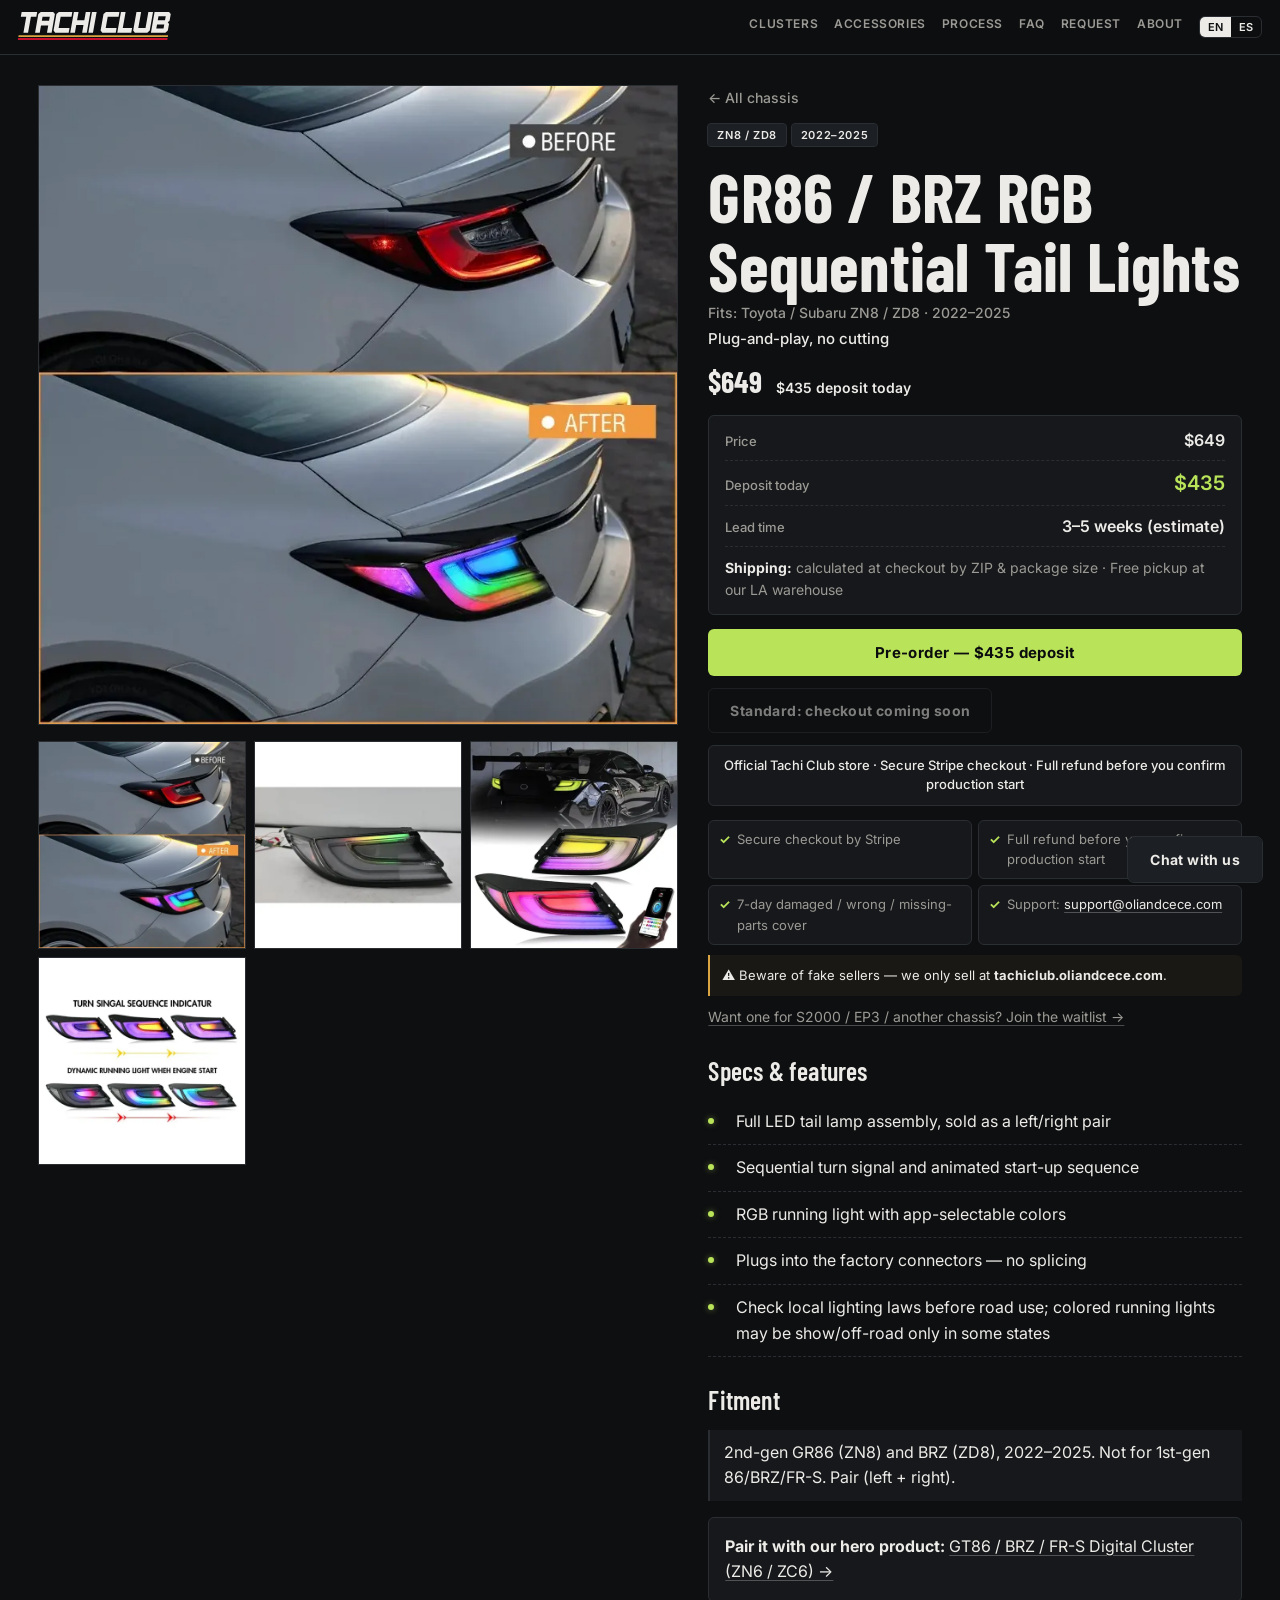
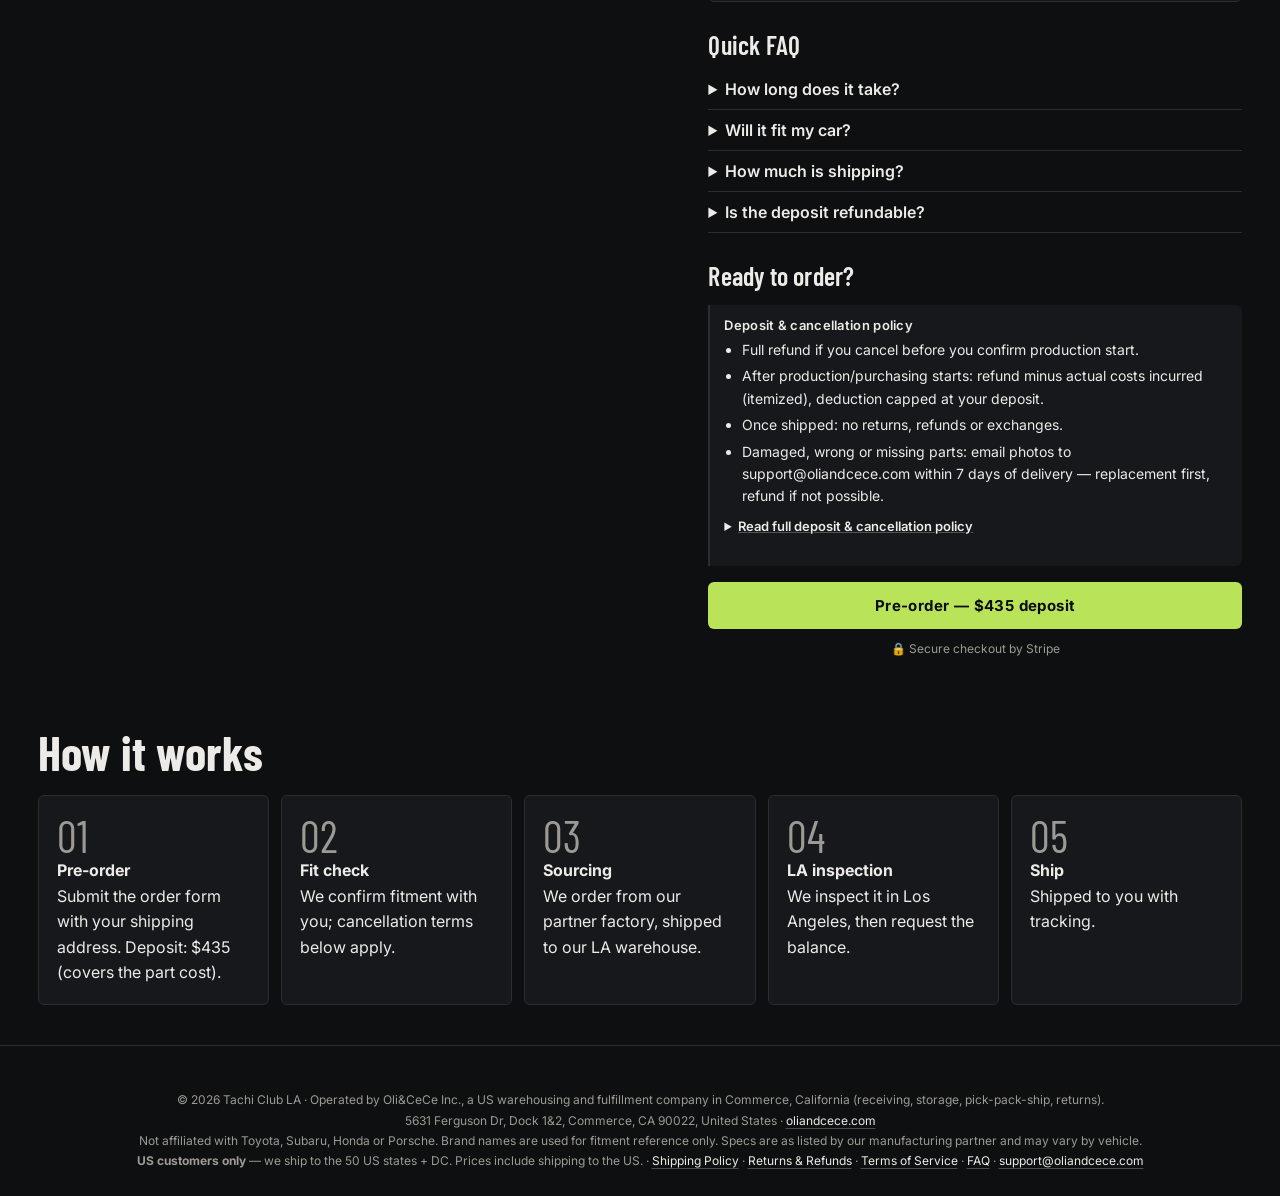
<file: p/gr86tl/index.html>
<!doctype html><html lang="en"><head><meta charset="utf-8"><meta name="viewport" content="width=device-width,initial-scale=1,viewport-fit=cover">
<base href="/">
<title>GR86 / BRZ RGB Sequential Tail Lights (ZN8 / ZD8, 2022–2025) | Tachi Club</title>
<meta name="description" content="GR86 / BRZ RGB Sequential Tail Lights for Toyota / Subaru ZN8 / ZD8 2022–2025. Plug-and-play, no cutting. $649. Made to order, ships in the US from Los Angeles; shipping calculated at checkout, free LA pickup.">
<link rel="canonical" href="https://tachiclub.oliandcece.com/p/gr86tl/">
<meta name="robots" content="index,follow,max-image-preview:large">
<meta property="og:type" content="product"><meta property="og:site_name" content="Tachi Club"><meta property="og:title" content="GR86 / BRZ RGB Sequential Tail Lights (ZN8 / ZD8, 2022–2025) | Tachi Club"><meta property="og:description" content="GR86 / BRZ RGB Sequential Tail Lights for Toyota / Subaru ZN8 / ZD8 2022–2025. Plug-and-play, no cutting. $649. Made to order, ships in the US from Los Angeles; shipping calculated at checkout, free LA pickup."><meta property="og:url" content="https://tachiclub.oliandcece.com/p/gr86tl/"><meta property="og:image" content="https://tachiclub.oliandcece.com/media/img/gr86tl-1.webp">
<meta name="twitter:card" content="summary_large_image"><meta name="twitter:title" content="GR86 / BRZ RGB Sequential Tail Lights (ZN8 / ZD8, 2022–2025) | Tachi Club"><meta name="twitter:description" content="GR86 / BRZ RGB Sequential Tail Lights for Toyota / Subaru ZN8 / ZD8 2022–2025. Plug-and-play, no cutting. $649. Made to order, ships in the US from Los Angeles; shipping calculated at checkout, free LA pickup."><meta name="twitter:image" content="https://tachiclub.oliandcece.com/media/img/gr86tl-1.webp">
<meta name="theme-color" content="#0E0F11"><link rel="icon" href="/favicon.svg" type="image/svg+xml"><link rel="icon" href="/favicon.ico" sizes="48x48"><link rel="apple-touch-icon" href="/apple-touch-icon.png">
<script type="application/ld+json">{"@context": "https://schema.org", "@graph": [{"@type": "Organization", "@id": "https://tachiclub.oliandcece.com/#org", "name": "Tachi Club", "url": "https://tachiclub.oliandcece.com/", "logo": "https://tachiclub.oliandcece.com/favicon.svg", "description": "Tachi Club makes plug-in digital LCD gauge clusters (instrument cluster swaps) for Toyota GT86 / Subaru BRZ / Scion FR-S, Honda Civic EK and Porsche 987/981 Cayman & Boxster, plus supporting carbon accessories. Made to order, US customers, Los Angeles.", "parentOrganization": {"@type": "Organization", "name": "Oli&CeCe Inc.", "url": "https://oliandcece.com"}, "address": {"@type": "PostalAddress", "streetAddress": "5631 Ferguson Dr, Dock 1&2", "addressLocality": "Commerce", "addressRegion": "CA", "postalCode": "90022", "addressCountry": "US"}}, {"@type": "WebSite", "@id": "https://tachiclub.oliandcece.com/#website", "name": "Tachi Club", "description": "Tachi Club makes plug-in digital LCD gauge clusters (instrument cluster swaps) for Toyota GT86 / Subaru BRZ / Scion FR-S, Honda Civic EK and Porsche 987/981 Cayman & Boxster, plus supporting carbon accessories. Made to order, US customers, Los Angeles.", "url": "https://tachiclub.oliandcece.com/", "publisher": {"@id": "https://tachiclub.oliandcece.com/#org"}}, {"@type": "Product", "@id": "https://tachiclub.oliandcece.com/p/gr86tl/#product", "name": "GR86 / BRZ RGB Sequential Tail Lights", "sku": "gr86tl", "category": "Automotive accessory", "brand": {"@type": "Brand", "name": "Tachi Club"}, "description": "2nd-gen GR86 (ZN8) and BRZ (ZD8), 2022–2025. Not for 1st-gen 86/BRZ/FR-S. Pair (left + right). Full LED tail lamp assembly, sold as a left/right pair Sequential turn signal and animated start-up sequence RGB running light with app-selectable colors Plugs into the factory connectors — no splicing Check local lighting laws before road use; colored running lights may be show/off-road only in some states", "image": ["https://tachiclub.oliandcece.com/media/img/gr86tl-1.webp", "https://tachiclub.oliandcece.com/media/img/gr86tl-2.webp", "https://tachiclub.oliandcece.com/media/img/gr86tl-3.webp", "https://tachiclub.oliandcece.com/media/img/gr86tl-4.webp"], "url": "https://tachiclub.oliandcece.com/p/gr86tl/", "offers": {"@type": "Offer", "price": "649", "priceCurrency": "USD", "availability": "https://schema.org/PreOrder", "url": "https://tachiclub.oliandcece.com/p/gr86tl/", "seller": {"@id": "https://tachiclub.oliandcece.com/#org"}}}, {"@type": "BreadcrumbList", "itemListElement": [{"@type": "ListItem", "position": 1, "name": "Home", "item": "https://tachiclub.oliandcece.com/"}, {"@type": "ListItem", "position": 2, "name": "GR86 / BRZ RGB Sequential Tail Lights", "item": "https://tachiclub.oliandcece.com/p/gr86tl/"}]}, {"@type": "FAQPage", "mainEntity": [{"@type": "Question", "name": "Will the GR86 / BRZ RGB Sequential Tail Lights fit my car?", "acceptedAnswer": {"@type": "Answer", "text": "2nd-gen GR86 (ZN8) and BRZ (ZD8), 2022–2025. Not for 1st-gen 86/BRZ/FR-S. Pair (left + right). Fitment years listed: 2022–2025 (ZN8 / ZD8)."}}, {"@type": "Question", "name": "How much is the GR86 / BRZ RGB Sequential Tail Lights?", "acceptedAnswer": {"@type": "Answer", "text": "$649 USD, with a $435 deposit to place the order."}}, {"@type": "Question", "name": "Are these items in stock?", "acceptedAnswer": {"@type": "Answer", "text": "No. All items are custom / made to order (or sourced to order) for your car after fitment is confirmed."}}, {"@type": "Question", "name": "How long does it take?", "acceptedAnswer": {"@type": "Answer", "text": "Current estimate: 3–5 weeks (estimate) after you approve the order. Some large items (e.g. the 718 rear diffuser) are estimated at 4–6 weeks. We will update you if this changes."}}, {"@type": "Question", "name": "Do you ship outside the US?", "acceptedAnswer": {"@type": "Answer", "text": "No. We ship only to street addresses in the 50 US states and Washington, D.C. We do not ship to PO Boxes, APO/FPO/DPO, Puerto Rico or other US territories, or outside the US. US shipping is calculated at checkout based on your ZIP and package size; free local pickup at our Los Angeles warehouse. See https://tachiclub.oliandcece.com/shipping-policy/"}}, {"@type": "Question", "name": "How much is shipping?", "acceptedAnswer": {"@type": "Answer", "text": "US shipping is calculated at checkout based on your ZIP and package size; free local pickup at our Los Angeles warehouse. The shipping amount is shown as its own line before you pay (dadan carrier quote from Los Angeles to your ZIP). Deposit orders pay shipping with the balance; pay-in-full orders pay it at checkout. In-stock items that ship directly from our supplier include shipping in the price."}}, {"@type": "Question", "name": "Is the deposit refundable? How do I cancel?", "acceptedAnswer": {"@type": "Answer", "text": "Deposit & cancellation policy: Custom items are made/sourced to order. After your deposit is paid we email you an order summary (vehicle, VIN, options, lead time) with a Confirm production start link; we do not order parts or start production until you confirm. Cancel before you confirm production start: full refund. Cancel after production/purchasing has started: we refund your deposit minus the actual costs already incurred for your order (materials, machining, freight), with an itemized cost breakdown; the deduction never exceeds your deposit. Once shipped: no returns, refunds or exchanges. Exception: if your item arrives damaged, wrong or missing parts, email support@oliandcece.com with photos within 7 days of delivery; we send a replacement first, or refund you if a replacement is not possible. Approved refunds go back to the original payment method in 5–10 business days."}}]}]}</script>
<link rel="preconnect" href="https://fonts.googleapis.com"><link rel="preconnect" href="https://fonts.gstatic.com" crossorigin>
<link href="https://fonts.googleapis.com/css2?family=Barlow+Condensed:wght@500;600;700&family=Inter:wght@400;500;600;700&family=JetBrains+Mono:wght@500;700&display=swap" rel="stylesheet">
<link rel="stylesheet" href="/style.css?v=20261101m"><script src="/config.js?v=20261101m"></script><script src="https://js.stripe.com/v3" async></script>
</head>
<body><div class="grain"></div><header><a href="/" class="logo" id="logo" aria-label="Tachi Club home"></a><nav><a href="/#/models">Clusters</a><a href="/#/acc">Accessories</a><a href="/#/how">Process</a><a href="/faq/">FAQ</a><a href="/#/request">Request</a><a href="/#/about">About</a></nav></header>
<div class="kanji" aria-hidden="true" style="display:none"></div><main id="app"><article class="pgrid"><div class="pm"><img class="main-media" src="/media/img/gr86tl-1.webp" alt="GR86 / BRZ RGB Sequential Tail Lights installed – Toyota / Subaru ZN8 / ZD8"><div class="gal" style="margin-top:8px"><img loading="lazy" src="/media/img/gr86tl-1-s.webp" alt="GR86 / BRZ RGB Sequential Tail Lights – ZN8 / ZD8 photo 1"><img loading="lazy" src="/media/img/gr86tl-2-s.webp" alt="GR86 / BRZ RGB Sequential Tail Lights – ZN8 / ZD8 photo 2"><img loading="lazy" src="/media/img/gr86tl-3-s.webp" alt="GR86 / BRZ RGB Sequential Tail Lights – ZN8 / ZD8 photo 3"><img loading="lazy" src="/media/img/gr86tl-4-s.webp" alt="GR86 / BRZ RGB Sequential Tail Lights – ZN8 / ZD8 photo 4"></div></div>
<div><nav aria-label="Breadcrumb"><a href="/">Home</a> › GR86 / BRZ RGB Sequential Tail Lights</nav><h1>GR86 / BRZ RGB Sequential Tail Lights</h1>
<p class="lead"><b>Summary:</b> GR86 / BRZ RGB Sequential Tail Lights for Toyota / Subaru ZN8 / ZD8 (2022–2025). Plug-and-play, no cutting. Made to order; 3–5 weeks (estimate). $649.</p>
<h2>Fitment</h2><p>2nd-gen GR86 (ZN8) and BRZ (ZD8), 2022–2025. Not for 1st-gen 86/BRZ/FR-S. Pair (left + right).</p><p>Chassis: ZN8 / ZD8 · Years: 2022–2025 · Make: Toyota / Subaru</p>
<h2>Price</h2><p>$649</p><p class="note shipnote"><b>Shipping:</b> US shipping is calculated at checkout based on your ZIP and package size; free local pickup at our Los Angeles warehouse.</p>
<h2>Specs</h2><ul><li>Full LED tail lamp assembly, sold as a left/right pair</li><li>Sequential turn signal and animated start-up sequence</li><li>RGB running light with app-selectable colors</li><li>Plugs into the factory connectors — no splicing</li><li>Check local lighting laws before road use; colored running lights may be show/off-road only in some states</li></ul>
<h2>Deposit &amp; cancellation policy</h2><p class="note">Custom items are made/sourced to order. After your deposit is paid we email you an order summary (vehicle, VIN, options, lead time) with a Confirm production start link; we do not order parts or start production until you confirm. Cancel before you confirm production start: full refund. Cancel after production/purchasing has started: we refund your deposit minus the actual costs already incurred for your order (materials, machining, freight), with an itemized cost breakdown; the deduction never exceeds your deposit. Once shipped: no returns, refunds or exchanges. Exception: if your item arrives damaged, wrong or missing parts, email support@oliandcece.com with photos within 7 days of delivery; we send a replacement first, or refund you if a replacement is not possible. Approved refunds go back to the original payment method in 5–10 business days.</p><p>Pair it with our hero product: <a href="/p/gt86/">GT86 / BRZ / FR-S Digital Cluster (ZN6 / ZC6)</a></p>
<p><a class="btn" href="/#/p/gr86tl">Order / pre-order this item</a></p>
<p class="note">US customers only (50 states + DC). <a href="/shipping-policy/">Shipping Policy</a> · <a href="/returns-refund-policy/">Returns &amp; Refund Policy</a> · <a href="/terms/">Terms of Service</a></p>
<h2>FAQ</h2><details open><summary>Will the GR86 / BRZ RGB Sequential Tail Lights fit my car?</summary><p>2nd-gen GR86 (ZN8) and BRZ (ZD8), 2022–2025. Not for 1st-gen 86/BRZ/FR-S. Pair (left + right). Fitment years listed: 2022–2025 (ZN8 / ZD8).</p></details><details open><summary>How much is the GR86 / BRZ RGB Sequential Tail Lights?</summary><p>$649 USD, with a $435 deposit to place the order.</p></details><details open><summary>Are these items in stock?</summary><p>No. All items are custom / made to order (or sourced to order) for your car after fitment is confirmed.</p></details><details open><summary>How long does it take?</summary><p>Current estimate: 3–5 weeks (estimate) after you approve the order. Some large items (e.g. the 718 rear diffuser) are estimated at 4–6 weeks. We will update you if this changes.</p></details><details open><summary>Do you ship outside the US?</summary><p>No. We ship only to street addresses in the 50 US states and Washington, D.C. We do not ship to PO Boxes, APO/FPO/DPO, Puerto Rico or other US territories, or outside the US. US shipping is calculated at checkout based on your ZIP and package size; free local pickup at our Los Angeles warehouse. See https://tachiclub.oliandcece.com/shipping-policy/</p></details><details open><summary>How much is shipping?</summary><p>US shipping is calculated at checkout based on your ZIP and package size; free local pickup at our Los Angeles warehouse. The shipping amount is shown as its own line before you pay (dadan carrier quote from Los Angeles to your ZIP). Deposit orders pay shipping with the balance; pay-in-full orders pay it at checkout. In-stock items that ship directly from our supplier include shipping in the price.</p></details><details open><summary>Is the deposit refundable? How do I cancel?</summary><p>Deposit &amp; cancellation policy: Custom items are made/sourced to order. After your deposit is paid we email you an order summary (vehicle, VIN, options, lead time) with a Confirm production start link; we do not order parts or start production until you confirm. Cancel before you confirm production start: full refund. Cancel after production/purchasing has started: we refund your deposit minus the actual costs already incurred for your order (materials, machining, freight), with an itemized cost breakdown; the deduction never exceeds your deposit. Once shipped: no returns, refunds or exchanges. Exception: if your item arrives damaged, wrong or missing parts, email support@oliandcece.com with photos within 7 days of delivery; we send a replacement first, or refund you if a replacement is not possible. Approved refunds go back to the original payment method in 5–10 business days.</p></details></div></article></main><footer id="foot"></footer>
<script>if(!location.hash)history.replaceState(null,'',location.pathname+location.search+'#/p/gr86tl');</script><script src="/app.js?v=20261101m"></script><script>/* boot the interactive SPA view for humans; crawlers read the static content above */</script>
</body></html>
</file>
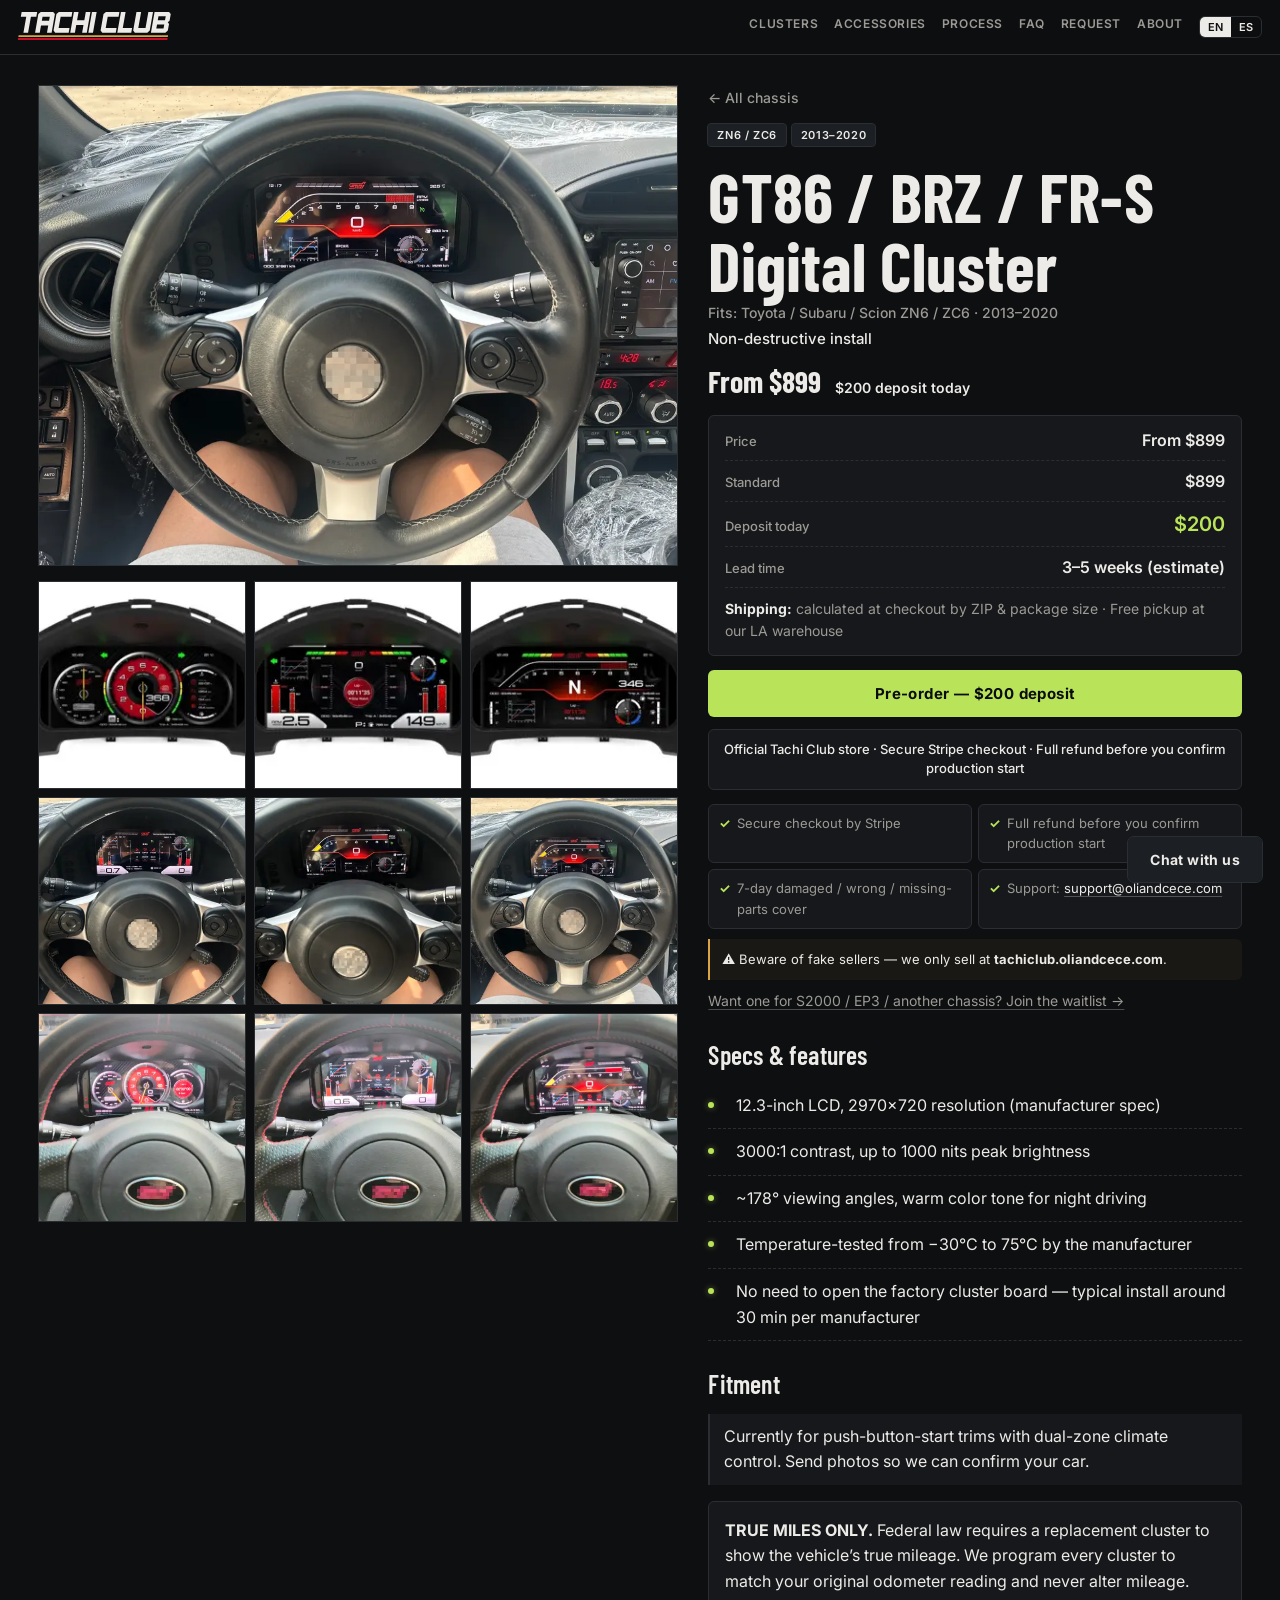
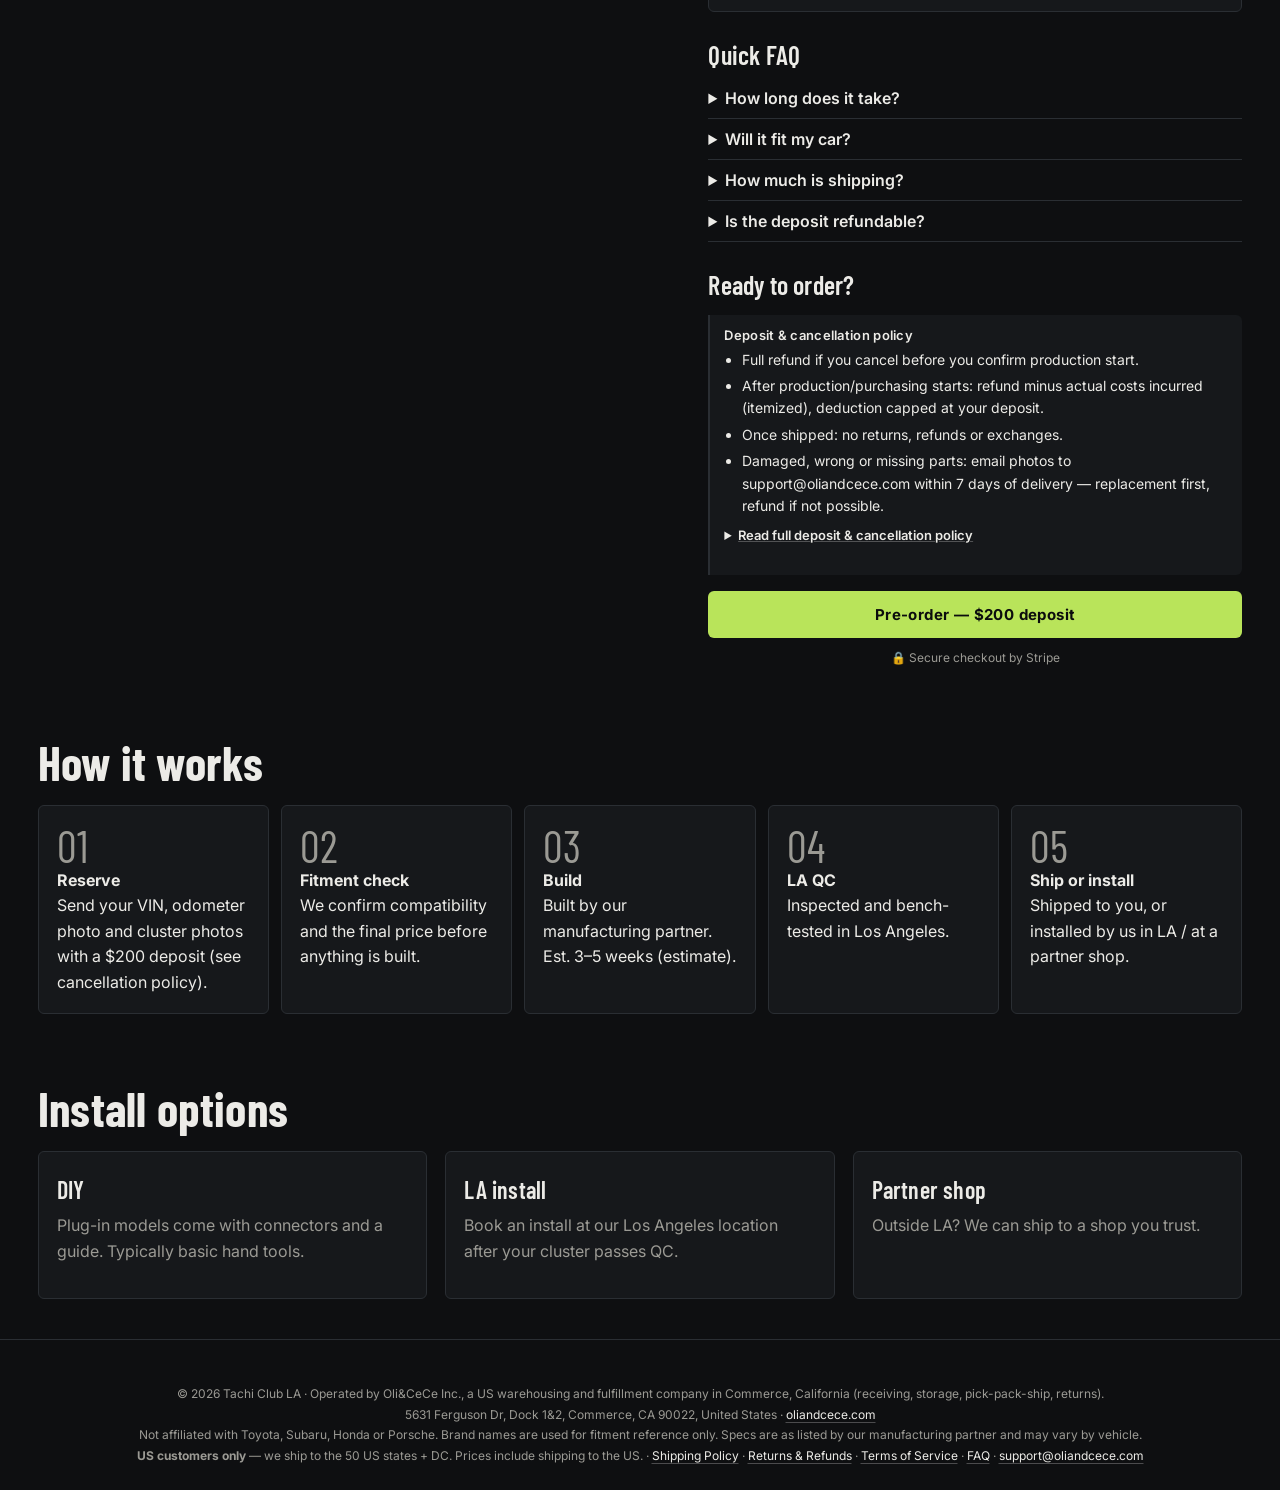
<file: p/gt86/index.html>
<!doctype html><html lang="en"><head><meta charset="utf-8"><meta name="viewport" content="width=device-width,initial-scale=1,viewport-fit=cover">
<base href="/">
<title>GT86 / BRZ / FR-S Digital Cluster – Digital LCD Gauge Cluster Swap (ZN6 / ZC6, 2013–2020) | Tachi Club</title>
<meta name="description" content="GT86 / BRZ / FR-S Digital Cluster for Toyota / Subaru / Scion ZN6 / ZC6 2013–2020. Non-destructive install. Standard $899 / Premium $1,049. Made to order, ships in the US from Los Angeles; shipping calculated at checkout, free LA pickup.">
<link rel="canonical" href="https://tachiclub.oliandcece.com/p/gt86/">
<meta name="robots" content="index,follow,max-image-preview:large">
<meta property="og:type" content="product"><meta property="og:site_name" content="Tachi Club"><meta property="og:title" content="GT86 / BRZ / FR-S Digital Cluster – Digital LCD Gauge Cluster Swap (ZN6 / ZC6, 2013–2020) | Tachi Club"><meta property="og:description" content="GT86 / BRZ / FR-S Digital Cluster for Toyota / Subaru / Scion ZN6 / ZC6 2013–2020. Non-destructive install. Standard $899 / Premium $1,049. Made to order, ships in the US from Los Angeles; shipping calculated at checkout, free LA pickup."><meta property="og:url" content="https://tachiclub.oliandcece.com/p/gt86/"><meta property="og:image" content="https://tachiclub.oliandcece.com/media/img/gt86-224046692.webp">
<meta name="twitter:card" content="summary_large_image"><meta name="twitter:title" content="GT86 / BRZ / FR-S Digital Cluster – Digital LCD Gauge Cluster Swap (ZN6 / ZC6, 2013–2020) | Tachi Club"><meta name="twitter:description" content="GT86 / BRZ / FR-S Digital Cluster for Toyota / Subaru / Scion ZN6 / ZC6 2013–2020. Non-destructive install. Standard $899 / Premium $1,049. Made to order, ships in the US from Los Angeles; shipping calculated at checkout, free LA pickup."><meta name="twitter:image" content="https://tachiclub.oliandcece.com/media/img/gt86-224046692.webp">
<meta name="theme-color" content="#0E0F11"><link rel="icon" href="/favicon.svg" type="image/svg+xml"><link rel="icon" href="/favicon.ico" sizes="48x48"><link rel="apple-touch-icon" href="/apple-touch-icon.png">
<script type="application/ld+json">{"@context": "https://schema.org", "@graph": [{"@type": "Organization", "@id": "https://tachiclub.oliandcece.com/#org", "name": "Tachi Club", "url": "https://tachiclub.oliandcece.com/", "logo": "https://tachiclub.oliandcece.com/favicon.svg", "description": "Tachi Club makes plug-in digital LCD gauge clusters (instrument cluster swaps) for Toyota GT86 / Subaru BRZ / Scion FR-S, Honda Civic EK and Porsche 987/981 Cayman & Boxster, plus supporting carbon accessories. Made to order, US customers, Los Angeles.", "parentOrganization": {"@type": "Organization", "name": "Oli&CeCe Inc.", "url": "https://oliandcece.com"}, "address": {"@type": "PostalAddress", "streetAddress": "5631 Ferguson Dr, Dock 1&2", "addressLocality": "Commerce", "addressRegion": "CA", "postalCode": "90022", "addressCountry": "US"}}, {"@type": "WebSite", "@id": "https://tachiclub.oliandcece.com/#website", "name": "Tachi Club", "description": "Tachi Club makes plug-in digital LCD gauge clusters (instrument cluster swaps) for Toyota GT86 / Subaru BRZ / Scion FR-S, Honda Civic EK and Porsche 987/981 Cayman & Boxster, plus supporting carbon accessories. Made to order, US customers, Los Angeles.", "url": "https://tachiclub.oliandcece.com/", "publisher": {"@id": "https://tachiclub.oliandcece.com/#org"}}, {"@type": "Product", "@id": "https://tachiclub.oliandcece.com/p/gt86/#product", "name": "GT86 / BRZ / FR-S Digital Cluster", "sku": "gt86", "category": "Automotive digital instrument cluster", "brand": {"@type": "Brand", "name": "Tachi Club"}, "description": "Currently for push-button-start trims with dual-zone climate control. Send photos so we can confirm your car. 12.3-inch LCD, 2970×720 resolution (manufacturer spec) 3000:1 contrast, up to 1000 nits peak brightness ~178° viewing angles, warm color tone for night driving Temperature-tested from −30°C to 75°C by the manufacturer No need to open the factory cluster board — typical install around 30 min per manufacturer", "image": ["https://tachiclub.oliandcece.com/media/img/gt86-224046692.webp", "https://tachiclub.oliandcece.com/media/img/gt86-223835832.webp", "https://tachiclub.oliandcece.com/media/img/gt86-223835833.webp", "https://tachiclub.oliandcece.com/media/img/gt86-223835834.webp", "https://tachiclub.oliandcece.com/media/img/gt86-224046690.webp", "https://tachiclub.oliandcece.com/media/img/gt86-224046691.webp"], "url": "https://tachiclub.oliandcece.com/p/gt86/", "offers": [{"@type": "Offer", "name": "Standard", "price": "899", "priceCurrency": "USD", "availability": "https://schema.org/PreOrder", "url": "https://tachiclub.oliandcece.com/p/gt86/", "seller": {"@id": "https://tachiclub.oliandcece.com/#org"}}, {"@type": "Offer", "name": "Premium", "price": "1049", "priceCurrency": "USD", "availability": "https://schema.org/PreOrder", "url": "https://tachiclub.oliandcece.com/p/gt86/", "seller": {"@id": "https://tachiclub.oliandcece.com/#org"}}]}, {"@type": "BreadcrumbList", "itemListElement": [{"@type": "ListItem", "position": 1, "name": "Home", "item": "https://tachiclub.oliandcece.com/"}, {"@type": "ListItem", "position": 2, "name": "GT86 / BRZ / FR-S Digital Cluster", "item": "https://tachiclub.oliandcece.com/p/gt86/"}]}, {"@type": "FAQPage", "mainEntity": [{"@type": "Question", "name": "Will the GT86 / BRZ / FR-S Digital Cluster fit my car?", "acceptedAnswer": {"@type": "Answer", "text": "Currently for push-button-start trims with dual-zone climate control. Send photos so we can confirm your car. Fitment years listed: 2013–2020 (ZN6 / ZC6)."}}, {"@type": "Question", "name": "How much is the GT86 / BRZ / FR-S Digital Cluster?", "acceptedAnswer": {"@type": "Answer", "text": "Standard: $899 (deposit $200). Premium: $1,049 (deposit $200). Prices in USD."}}, {"@type": "Question", "name": "Are these items in stock?", "acceptedAnswer": {"@type": "Answer", "text": "No. All items are custom / made to order (or sourced to order) for your car after fitment is confirmed."}}, {"@type": "Question", "name": "How long does it take?", "acceptedAnswer": {"@type": "Answer", "text": "Current estimate: 3–5 weeks (estimate) after you approve the order. Some large items (e.g. the 718 rear diffuser) are estimated at 4–6 weeks. We will update you if this changes."}}, {"@type": "Question", "name": "Do you ship outside the US?", "acceptedAnswer": {"@type": "Answer", "text": "No. We ship only to street addresses in the 50 US states and Washington, D.C. We do not ship to PO Boxes, APO/FPO/DPO, Puerto Rico or other US territories, or outside the US. US shipping is calculated at checkout based on your ZIP and package size; free local pickup at our Los Angeles warehouse. See https://tachiclub.oliandcece.com/shipping-policy/"}}, {"@type": "Question", "name": "How much is shipping?", "acceptedAnswer": {"@type": "Answer", "text": "US shipping is calculated at checkout based on your ZIP and package size; free local pickup at our Los Angeles warehouse. The shipping amount is shown as its own line before you pay (dadan carrier quote from Los Angeles to your ZIP). Deposit orders pay shipping with the balance; pay-in-full orders pay it at checkout. In-stock items that ship directly from our supplier include shipping in the price."}}, {"@type": "Question", "name": "Is the deposit refundable? How do I cancel?", "acceptedAnswer": {"@type": "Answer", "text": "Deposit & cancellation policy: Custom items are made/sourced to order. After your deposit is paid we email you an order summary (vehicle, VIN, options, lead time) with a Confirm production start link; we do not order parts or start production until you confirm. Cancel before you confirm production start: full refund. Cancel after production/purchasing has started: we refund your deposit minus the actual costs already incurred for your order (materials, machining, freight), with an itemized cost breakdown; the deduction never exceeds your deposit. Once shipped: no returns, refunds or exchanges. Exception: if your item arrives damaged, wrong or missing parts, email support@oliandcece.com with photos within 7 days of delivery; we send a replacement first, or refund you if a replacement is not possible. Approved refunds go back to the original payment method in 5–10 business days."}}]}]}</script>
<link rel="preconnect" href="https://fonts.googleapis.com"><link rel="preconnect" href="https://fonts.gstatic.com" crossorigin>
<link href="https://fonts.googleapis.com/css2?family=Barlow+Condensed:wght@500;600;700&family=Inter:wght@400;500;600;700&family=JetBrains+Mono:wght@500;700&display=swap" rel="stylesheet">
<link rel="stylesheet" href="/style.css?v=20261101m"><script src="/config.js?v=20261101m"></script><script src="https://js.stripe.com/v3" async></script>
</head>
<body><div class="grain"></div><header><a href="/" class="logo" id="logo" aria-label="Tachi Club home"></a><nav><a href="/#/models">Clusters</a><a href="/#/acc">Accessories</a><a href="/#/how">Process</a><a href="/faq/">FAQ</a><a href="/#/request">Request</a><a href="/#/about">About</a></nav></header>
<div class="kanji" aria-hidden="true" style="display:none"></div><main id="app"><article class="pgrid"><div class="pm"><img class="main-media" src="/media/img/gt86-224046692.webp" alt="GT86 / BRZ / FR-S Digital Cluster installed – Toyota / Subaru / Scion ZN6 / ZC6"><div class="gal" style="margin-top:8px"><img loading="lazy" src="/media/img/gt86-223835832-s.webp" alt="GT86 / BRZ / FR-S Digital Cluster – ZN6 / ZC6 photo 1"><img loading="lazy" src="/media/img/gt86-223835833-s.webp" alt="GT86 / BRZ / FR-S Digital Cluster – ZN6 / ZC6 photo 2"><img loading="lazy" src="/media/img/gt86-223835834-s.webp" alt="GT86 / BRZ / FR-S Digital Cluster – ZN6 / ZC6 photo 3"><img loading="lazy" src="/media/img/gt86-224046690-s.webp" alt="GT86 / BRZ / FR-S Digital Cluster – ZN6 / ZC6 photo 4"><img loading="lazy" src="/media/img/gt86-224046691-s.webp" alt="GT86 / BRZ / FR-S Digital Cluster – ZN6 / ZC6 photo 5"><img loading="lazy" src="/media/img/gt86-224046692-s.webp" alt="GT86 / BRZ / FR-S Digital Cluster – ZN6 / ZC6 photo 6"><img loading="lazy" src="/media/img/brz-224046741-s.webp" alt="GT86 / BRZ / FR-S Digital Cluster – ZN6 / ZC6 photo 7"><img loading="lazy" src="/media/img/brz-224046742-s.webp" alt="GT86 / BRZ / FR-S Digital Cluster – ZN6 / ZC6 photo 8"><img loading="lazy" src="/media/img/brz-224046743-s.webp" alt="GT86 / BRZ / FR-S Digital Cluster – ZN6 / ZC6 photo 9"></div></div>
<div><nav aria-label="Breadcrumb"><a href="/">Home</a> › GT86 / BRZ / FR-S Digital Cluster</nav><h1>GT86 / BRZ / FR-S Digital Cluster</h1>
<p class="lead"><b>Summary:</b> GT86 / BRZ / FR-S Digital Cluster for Toyota / Subaru / Scion ZN6 / ZC6 (2013–2020). Non-destructive install. Made to order; 3–5 weeks (estimate). Standard $899 / Premium $1,049.</p>
<h2>Fitment</h2><p>Currently for push-button-start trims with dual-zone climate control. Send photos so we can confirm your car.</p><p>Chassis: ZN6 / ZC6 · Years: 2013–2020 · Make: Toyota / Subaru / Scion</p>
<h2>Price</h2><p>Standard $899 / Premium $1,049</p><p class="note shipnote"><b>Shipping:</b> US shipping is calculated at checkout based on your ZIP and package size; free local pickup at our Los Angeles warehouse.</p>
<h2>Specs</h2><ul><li>12.3-inch LCD, 2970×720 resolution (manufacturer spec)</li><li>3000:1 contrast, up to 1000 nits peak brightness</li><li>~178° viewing angles, warm color tone for night driving</li><li>Temperature-tested from −30°C to 75°C by the manufacturer</li><li>No need to open the factory cluster board — typical install around 30 min per manufacturer</li></ul>
<h2>Deposit &amp; cancellation policy</h2><p class="note">Custom items are made/sourced to order. After your deposit is paid we email you an order summary (vehicle, VIN, options, lead time) with a Confirm production start link; we do not order parts or start production until you confirm. Cancel before you confirm production start: full refund. Cancel after production/purchasing has started: we refund your deposit minus the actual costs already incurred for your order (materials, machining, freight), with an itemized cost breakdown; the deduction never exceeds your deposit. Once shipped: no returns, refunds or exchanges. Exception: if your item arrives damaged, wrong or missing parts, email support@oliandcece.com with photos within 7 days of delivery; we send a replacement first, or refund you if a replacement is not possible. Approved refunds go back to the original payment method in 5–10 business days.</p>
<p><a class="btn" href="/#/p/gt86">Order / pre-order this item</a></p>
<p class="note">US customers only (50 states + DC). <a href="/shipping-policy/">Shipping Policy</a> · <a href="/returns-refund-policy/">Returns &amp; Refund Policy</a> · <a href="/terms/">Terms of Service</a></p>
<h2>FAQ</h2><details open><summary>Will the GT86 / BRZ / FR-S Digital Cluster fit my car?</summary><p>Currently for push-button-start trims with dual-zone climate control. Send photos so we can confirm your car. Fitment years listed: 2013–2020 (ZN6 / ZC6).</p></details><details open><summary>How much is the GT86 / BRZ / FR-S Digital Cluster?</summary><p>Standard: $899 (deposit $200). Premium: $1,049 (deposit $200). Prices in USD.</p></details><details open><summary>Are these items in stock?</summary><p>No. All items are custom / made to order (or sourced to order) for your car after fitment is confirmed.</p></details><details open><summary>How long does it take?</summary><p>Current estimate: 3–5 weeks (estimate) after you approve the order. Some large items (e.g. the 718 rear diffuser) are estimated at 4–6 weeks. We will update you if this changes.</p></details><details open><summary>Do you ship outside the US?</summary><p>No. We ship only to street addresses in the 50 US states and Washington, D.C. We do not ship to PO Boxes, APO/FPO/DPO, Puerto Rico or other US territories, or outside the US. US shipping is calculated at checkout based on your ZIP and package size; free local pickup at our Los Angeles warehouse. See https://tachiclub.oliandcece.com/shipping-policy/</p></details><details open><summary>How much is shipping?</summary><p>US shipping is calculated at checkout based on your ZIP and package size; free local pickup at our Los Angeles warehouse. The shipping amount is shown as its own line before you pay (dadan carrier quote from Los Angeles to your ZIP). Deposit orders pay shipping with the balance; pay-in-full orders pay it at checkout. In-stock items that ship directly from our supplier include shipping in the price.</p></details><details open><summary>Is the deposit refundable? How do I cancel?</summary><p>Deposit &amp; cancellation policy: Custom items are made/sourced to order. After your deposit is paid we email you an order summary (vehicle, VIN, options, lead time) with a Confirm production start link; we do not order parts or start production until you confirm. Cancel before you confirm production start: full refund. Cancel after production/purchasing has started: we refund your deposit minus the actual costs already incurred for your order (materials, machining, freight), with an itemized cost breakdown; the deduction never exceeds your deposit. Once shipped: no returns, refunds or exchanges. Exception: if your item arrives damaged, wrong or missing parts, email support@oliandcece.com with photos within 7 days of delivery; we send a replacement first, or refund you if a replacement is not possible. Approved refunds go back to the original payment method in 5–10 business days.</p></details></div></article></main><footer id="foot"></footer>
<script>if(!location.hash)history.replaceState(null,'',location.pathname+location.search+'#/p/gt86');</script><script src="/app.js?v=20261101m"></script><script>/* boot the interactive SPA view for humans; crawlers read the static content above */</script>
</body></html>
</file>
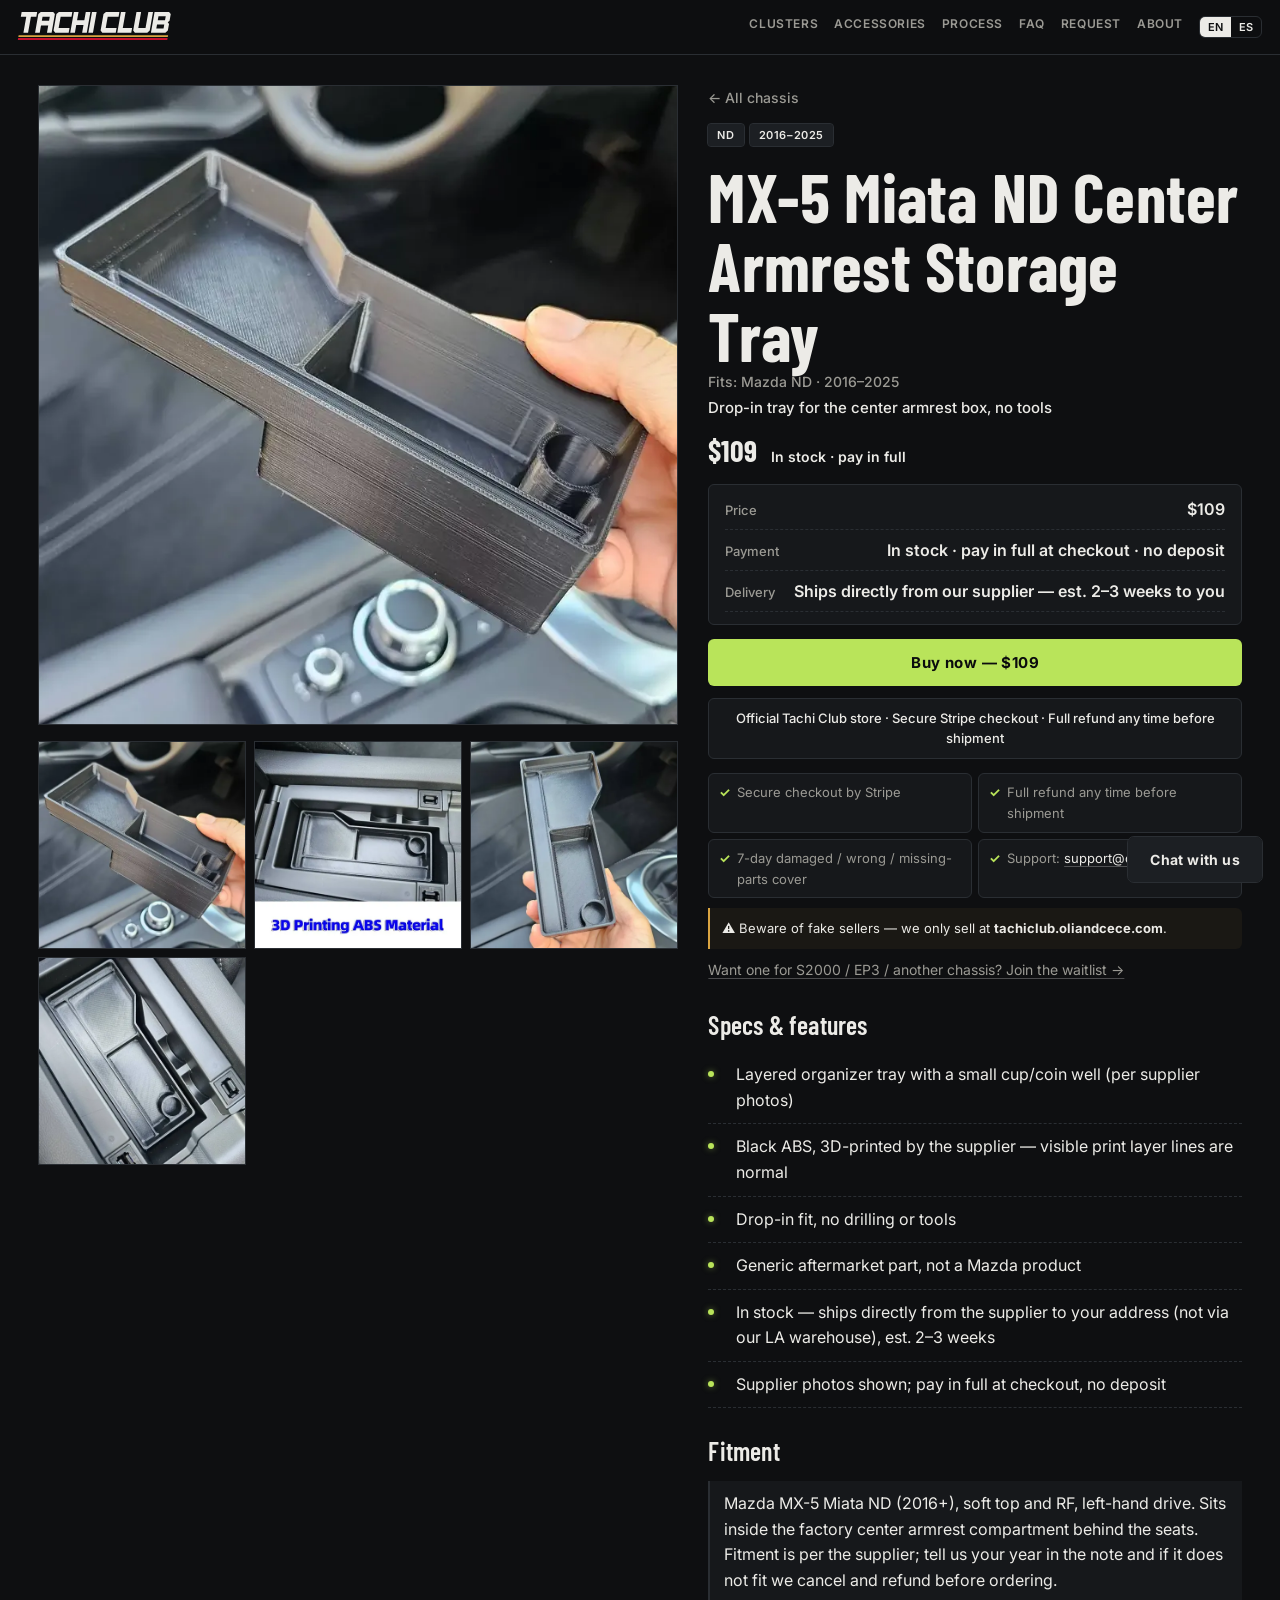
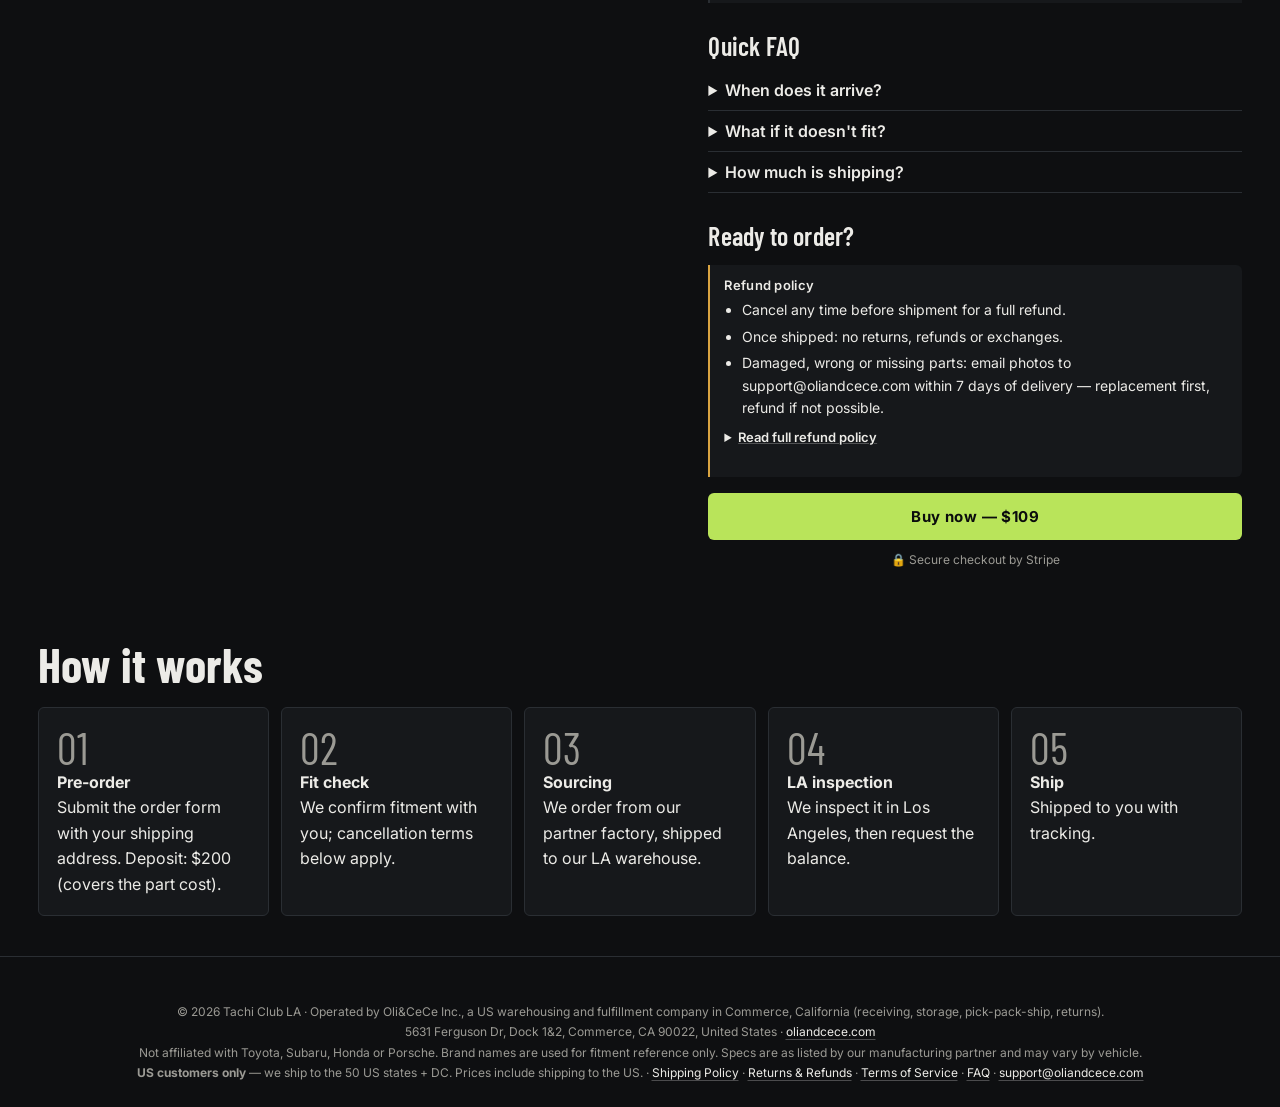
<file: p/mxtray/index.html>
<!doctype html><html lang="en"><head><meta charset="utf-8"><meta name="viewport" content="width=device-width,initial-scale=1,viewport-fit=cover">
<base href="/">
<title>Mazda MX-5 Miata ND Center Armrest Storage Tray (2016+) – Console Organizer | Tachi Club</title>
<meta name="description" content="Drop-in center armrest storage tray / console organizer for the Mazda MX-5 Miata ND and RF (2016+). Black ABS, no tools. In stock, $109, pay in full, ships direct to US addresses in about 2–3 weeks.">
<link rel="canonical" href="https://tachiclub.oliandcece.com/p/mxtray/">
<meta name="robots" content="index,follow,max-image-preview:large">
<meta property="og:type" content="product"><meta property="og:site_name" content="Tachi Club"><meta property="og:title" content="Mazda MX-5 Miata ND Center Armrest Storage Tray (2016+) – Console Organizer | Tachi Club"><meta property="og:description" content="Drop-in center armrest storage tray / console organizer for the Mazda MX-5 Miata ND and RF (2016+). Black ABS, no tools. In stock, $109, pay in full, ships direct to US addresses in about 2–3 weeks."><meta property="og:url" content="https://tachiclub.oliandcece.com/p/mxtray/"><meta property="og:image" content="https://tachiclub.oliandcece.com/media/img/mxtray-1.webp">
<meta name="twitter:card" content="summary_large_image"><meta name="twitter:title" content="Mazda MX-5 Miata ND Center Armrest Storage Tray (2016+) – Console Organizer | Tachi Club"><meta name="twitter:description" content="Drop-in center armrest storage tray / console organizer for the Mazda MX-5 Miata ND and RF (2016+). Black ABS, no tools. In stock, $109, pay in full, ships direct to US addresses in about 2–3 weeks."><meta name="twitter:image" content="https://tachiclub.oliandcece.com/media/img/mxtray-1.webp">
<meta name="theme-color" content="#0E0F11"><link rel="icon" href="/favicon.svg" type="image/svg+xml"><link rel="icon" href="/favicon.ico" sizes="48x48"><link rel="apple-touch-icon" href="/apple-touch-icon.png">
<script type="application/ld+json">{"@context": "https://schema.org", "@graph": [{"@type": "Organization", "@id": "https://tachiclub.oliandcece.com/#org", "name": "Tachi Club", "url": "https://tachiclub.oliandcece.com/", "logo": "https://tachiclub.oliandcece.com/favicon.svg", "description": "Tachi Club makes plug-in digital LCD gauge clusters (instrument cluster swaps) for Toyota GT86 / Subaru BRZ / Scion FR-S, Honda Civic EK and Porsche 987/981 Cayman & Boxster, plus supporting carbon accessories. Made to order, US customers, Los Angeles.", "parentOrganization": {"@type": "Organization", "name": "Oli&CeCe Inc.", "url": "https://oliandcece.com"}, "address": {"@type": "PostalAddress", "streetAddress": "5631 Ferguson Dr, Dock 1&2", "addressLocality": "Commerce", "addressRegion": "CA", "postalCode": "90022", "addressCountry": "US"}}, {"@type": "WebSite", "@id": "https://tachiclub.oliandcece.com/#website", "name": "Tachi Club", "description": "Tachi Club makes plug-in digital LCD gauge clusters (instrument cluster swaps) for Toyota GT86 / Subaru BRZ / Scion FR-S, Honda Civic EK and Porsche 987/981 Cayman & Boxster, plus supporting carbon accessories. Made to order, US customers, Los Angeles.", "url": "https://tachiclub.oliandcece.com/", "publisher": {"@id": "https://tachiclub.oliandcece.com/#org"}}, {"@type": "Product", "@id": "https://tachiclub.oliandcece.com/p/mxtray/#product", "name": "MX-5 Miata ND Center Armrest Storage Tray", "sku": "mxtray", "category": "Automotive accessory", "brand": {"@type": "Brand", "name": "Tachi Club"}, "description": "Mazda MX-5 Miata ND (2016+), soft top and RF, left-hand drive. Sits inside the factory center armrest compartment behind the seats. Fitment is per the supplier; tell us your year in the note and if it does not fit we cancel and refund before ordering. Layered organizer tray with a small cup/coin well (per supplier photos) Black ABS, 3D-printed by the supplier — visible print layer lines are normal Drop-in fit, no drilling or tools Generic aftermarket part, not a Mazda product In stock — ships directly from the supplier to your address (not via our LA warehouse), est. 2–3 weeks Supplier photos shown; pay in full at checkout, no deposit", "image": ["https://tachiclub.oliandcece.com/media/img/mxtray-1.webp", "https://tachiclub.oliandcece.com/media/img/mxtray-2.webp", "https://tachiclub.oliandcece.com/media/img/mxtray-3.webp", "https://tachiclub.oliandcece.com/media/img/mxtray-4.webp"], "url": "https://tachiclub.oliandcece.com/p/mxtray/", "offers": {"@type": "Offer", "price": "109", "priceCurrency": "USD", "availability": "https://schema.org/InStock", "url": "https://tachiclub.oliandcece.com/p/mxtray/", "seller": {"@id": "https://tachiclub.oliandcece.com/#org"}}}, {"@type": "BreadcrumbList", "itemListElement": [{"@type": "ListItem", "position": 1, "name": "Home", "item": "https://tachiclub.oliandcece.com/"}, {"@type": "ListItem", "position": 2, "name": "MX-5 Miata ND Center Armrest Storage Tray", "item": "https://tachiclub.oliandcece.com/p/mxtray/"}]}, {"@type": "FAQPage", "mainEntity": [{"@type": "Question", "name": "Will the MX-5 Miata ND Center Armrest Storage Tray fit my car?", "acceptedAnswer": {"@type": "Answer", "text": "Mazda MX-5 Miata ND (2016+), soft top and RF, left-hand drive. Sits inside the factory center armrest compartment behind the seats. Fitment is per the supplier; tell us your year in the note and if it does not fit we cancel and refund before ordering. Fitment years listed: 2016–2025 (ND)."}}, {"@type": "Question", "name": "How much is the MX-5 Miata ND Center Armrest Storage Tray?", "acceptedAnswer": {"@type": "Answer", "text": "$109 USD, paid in full at checkout (in stock, no deposit). IN-STOCK ITEM refund policy (paid in full, ships direct from our supplier): cancel any time before shipment for a full refund. Once shipped: no returns, refunds or exchanges. Exception: if your item arrives damaged, wrong or missing parts, email support@oliandcece.com with photos within 7 days of delivery; we send a replacement first, or refund you if a replacement is not possible. Approved refunds go back to the original payment method in 5–10 business days."}}, {"@type": "Question", "name": "Is it in stock?", "acceptedAnswer": {"@type": "Answer", "text": "Yes. This is an in-stock item from our supplier: you pay the full price at checkout (no deposit) and it ships directly to your US address, est. 2–3 weeks."}}, {"@type": "Question", "name": "Do you ship outside the US?", "acceptedAnswer": {"@type": "Answer", "text": "No. We ship only to street addresses in the 50 US states and Washington, D.C. We do not ship to PO Boxes, APO/FPO/DPO, Puerto Rico or other US territories, or outside the US. Prices include shipping to the US. See https://tachiclub.oliandcece.com/shipping-policy/"}}, {"@type": "Question", "name": "Can I cancel? What is the refund policy?", "acceptedAnswer": {"@type": "Answer", "text": "IN-STOCK ITEM refund policy (paid in full, ships direct from our supplier): cancel any time before shipment for a full refund. Once shipped: no returns, refunds or exchanges. Exception: if your item arrives damaged, wrong or missing parts, email support@oliandcece.com with photos within 7 days of delivery; we send a replacement first, or refund you if a replacement is not possible. Approved refunds go back to the original payment method in 5–10 business days."}}]}]}</script>
<link rel="preconnect" href="https://fonts.googleapis.com"><link rel="preconnect" href="https://fonts.gstatic.com" crossorigin>
<link href="https://fonts.googleapis.com/css2?family=Barlow+Condensed:wght@500;600;700&family=Inter:wght@400;500;600;700&family=JetBrains+Mono:wght@500;700&display=swap" rel="stylesheet">
<link rel="stylesheet" href="/style.css?v=20261101m"><script src="/config.js?v=20261101m"></script><script src="https://js.stripe.com/v3" async></script>
</head>
<body><div class="grain"></div><header><a href="/" class="logo" id="logo" aria-label="Tachi Club home"></a><nav><a href="/#/models">Clusters</a><a href="/#/acc">Accessories</a><a href="/#/how">Process</a><a href="/faq/">FAQ</a><a href="/#/request">Request</a><a href="/#/about">About</a></nav></header>
<div class="kanji" aria-hidden="true" style="display:none"></div><main id="app"><article class="pgrid"><div class="pm"><img class="main-media" src="/media/img/mxtray-1.webp" alt="MX-5 Miata ND Center Armrest Storage Tray installed – Mazda ND"><div class="gal" style="margin-top:8px"><img loading="lazy" src="/media/img/mxtray-1-s.webp" alt="Mazda MX-5 Miata ND center armrest storage tray installed in the console box"><img loading="lazy" src="/media/img/mxtray-2-s.webp" alt="ND Miata armrest tray close-up with cup well"><img loading="lazy" src="/media/img/mxtray-3-s.webp" alt="Black ABS MX-5 ND console organizer tray held in hand"><img loading="lazy" src="/media/img/mxtray-4-s.webp" alt="MX-5 Miata ND armrest compartment tray fitted, top view"></div></div>
<div><nav aria-label="Breadcrumb"><a href="/">Home</a> › MX-5 Miata ND Center Armrest Storage Tray</nav><h1>MX-5 Miata ND Center Armrest Storage Tray</h1>
<p class="lead"><b>Summary:</b> MX-5 Miata ND Center Armrest Storage Tray for Mazda ND (2016–2025). Drop-in tray for the center armrest box, no tools. In stock; pay in full at checkout (no deposit); ships direct from our supplier, est. 2–3 weeks. $109.</p>
<h2>Fitment</h2><p>Mazda MX-5 Miata ND (2016+), soft top and RF, left-hand drive. Sits inside the factory center armrest compartment behind the seats. Fitment is per the supplier; tell us your year in the note and if it does not fit we cancel and refund before ordering.</p><p>Chassis: ND · Years: 2016–2025 · Make: Mazda</p>
<h2>Price</h2><p>$109</p>
<h2>Specs</h2><ul><li>Layered organizer tray with a small cup/coin well (per supplier photos)</li><li>Black ABS, 3D-printed by the supplier — visible print layer lines are normal</li><li>Drop-in fit, no drilling or tools</li><li>Generic aftermarket part, not a Mazda product</li><li>In stock — ships directly from the supplier to your address (not via our LA warehouse), est. 2–3 weeks</li><li>Supplier photos shown; pay in full at checkout, no deposit</li></ul>
<h2>Refund policy (in-stock item)</h2><p class="note">IN-STOCK ITEM refund policy (paid in full, ships direct from our supplier): cancel any time before shipment for a full refund. Once shipped: no returns, refunds or exchanges. Exception: if your item arrives damaged, wrong or missing parts, email support@oliandcece.com with photos within 7 days of delivery; we send a replacement first, or refund you if a replacement is not possible. Approved refunds go back to the original payment method in 5–10 business days.</p>
<p><a class="btn" href="/#/p/mxtray">Buy now – pay in full</a></p>
<p class="note">US customers only (50 states + DC). <a href="/shipping-policy/">Shipping Policy</a> · <a href="/returns-refund-policy/">Returns &amp; Refund Policy</a> · <a href="/terms/">Terms of Service</a></p>
<h2>FAQ</h2><details open><summary>Will the MX-5 Miata ND Center Armrest Storage Tray fit my car?</summary><p>Mazda MX-5 Miata ND (2016+), soft top and RF, left-hand drive. Sits inside the factory center armrest compartment behind the seats. Fitment is per the supplier; tell us your year in the note and if it does not fit we cancel and refund before ordering. Fitment years listed: 2016–2025 (ND).</p></details><details open><summary>How much is the MX-5 Miata ND Center Armrest Storage Tray?</summary><p>$109 USD, paid in full at checkout (in stock, no deposit). IN-STOCK ITEM refund policy (paid in full, ships direct from our supplier): cancel any time before shipment for a full refund. Once shipped: no returns, refunds or exchanges. Exception: if your item arrives damaged, wrong or missing parts, email support@oliandcece.com with photos within 7 days of delivery; we send a replacement first, or refund you if a replacement is not possible. Approved refunds go back to the original payment method in 5–10 business days.</p></details><details open><summary>Is it in stock?</summary><p>Yes. This is an in-stock item from our supplier: you pay the full price at checkout (no deposit) and it ships directly to your US address, est. 2–3 weeks.</p></details><details open><summary>Do you ship outside the US?</summary><p>No. We ship only to street addresses in the 50 US states and Washington, D.C. We do not ship to PO Boxes, APO/FPO/DPO, Puerto Rico or other US territories, or outside the US. Prices include shipping to the US. See https://tachiclub.oliandcece.com/shipping-policy/</p></details><details open><summary>Can I cancel? What is the refund policy?</summary><p>IN-STOCK ITEM refund policy (paid in full, ships direct from our supplier): cancel any time before shipment for a full refund. Once shipped: no returns, refunds or exchanges. Exception: if your item arrives damaged, wrong or missing parts, email support@oliandcece.com with photos within 7 days of delivery; we send a replacement first, or refund you if a replacement is not possible. Approved refunds go back to the original payment method in 5–10 business days.</p></details></div></article></main><footer id="foot"></footer>
<script>if(!location.hash)history.replaceState(null,'',location.pathname+location.search+'#/p/mxtray');</script><script src="/app.js?v=20261101m"></script><script>/* boot the interactive SPA view for humans; crawlers read the static content above */</script>
</body></html>
</file>
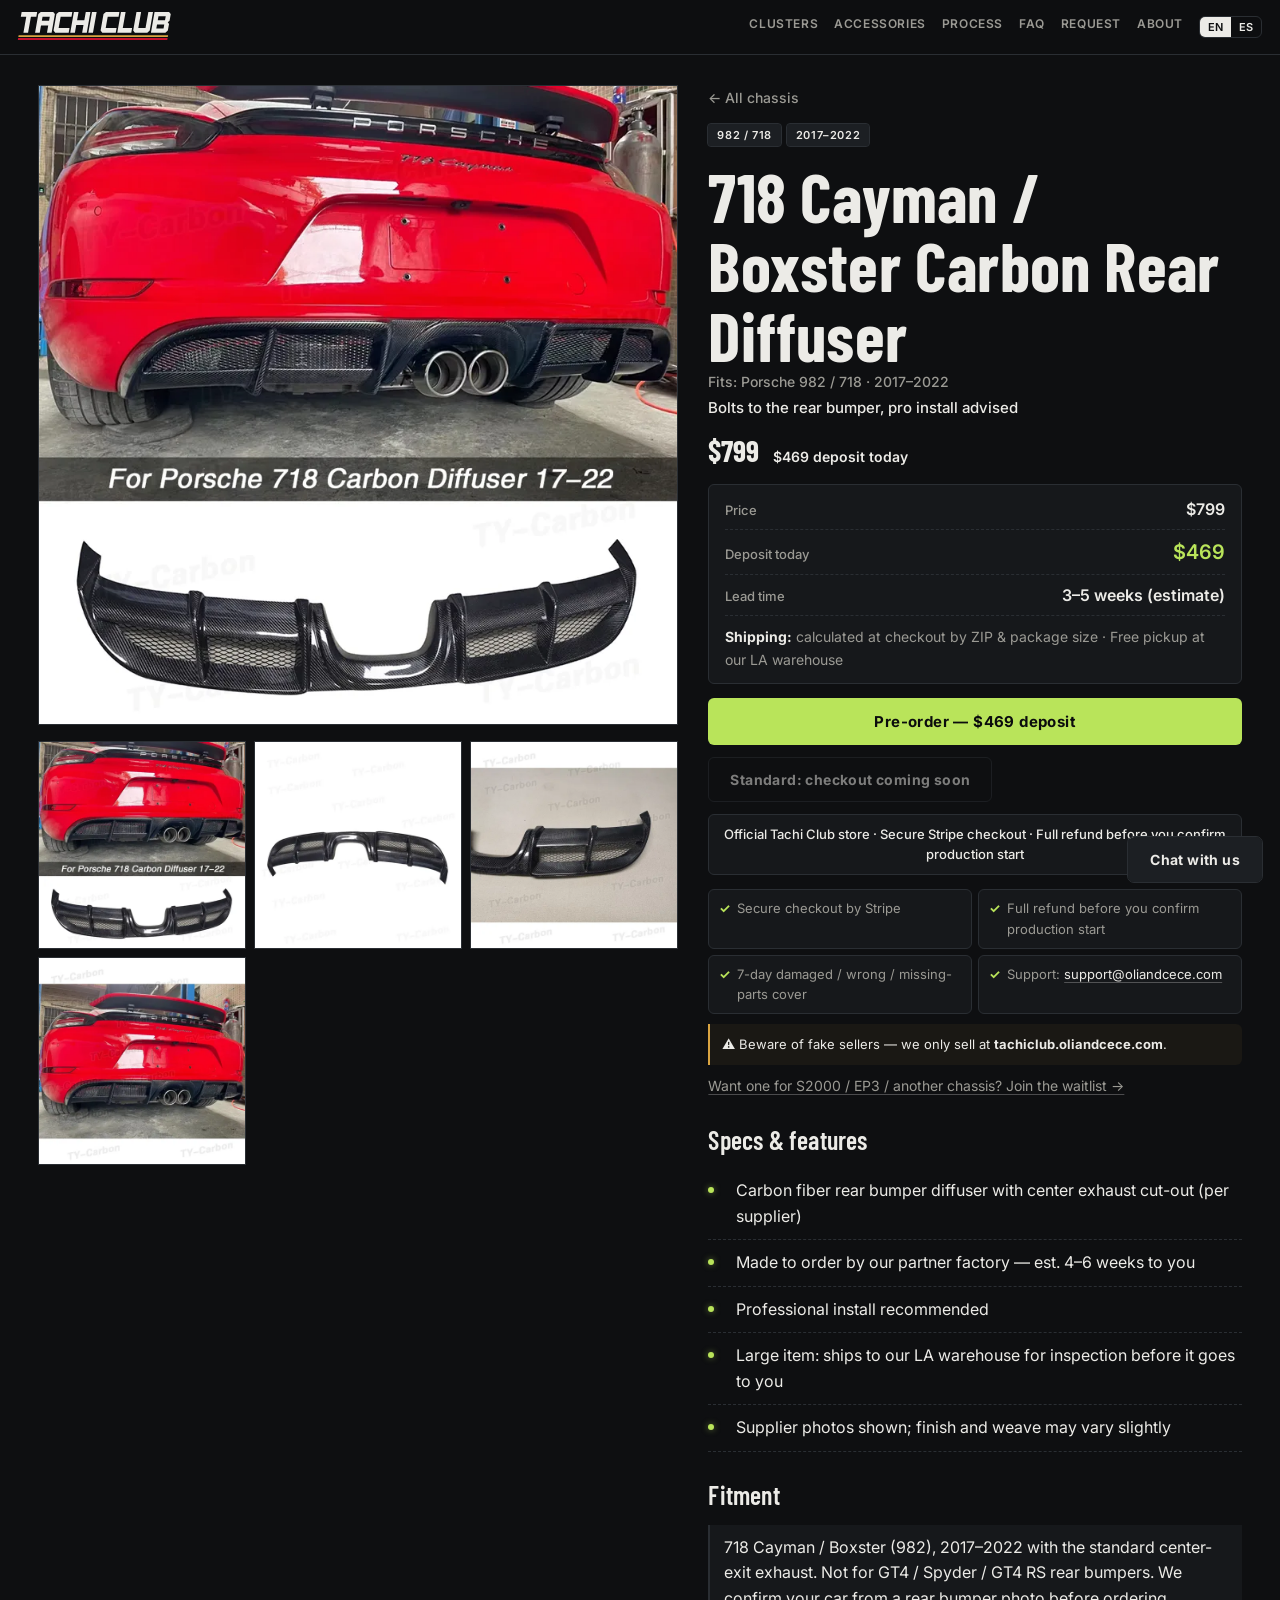
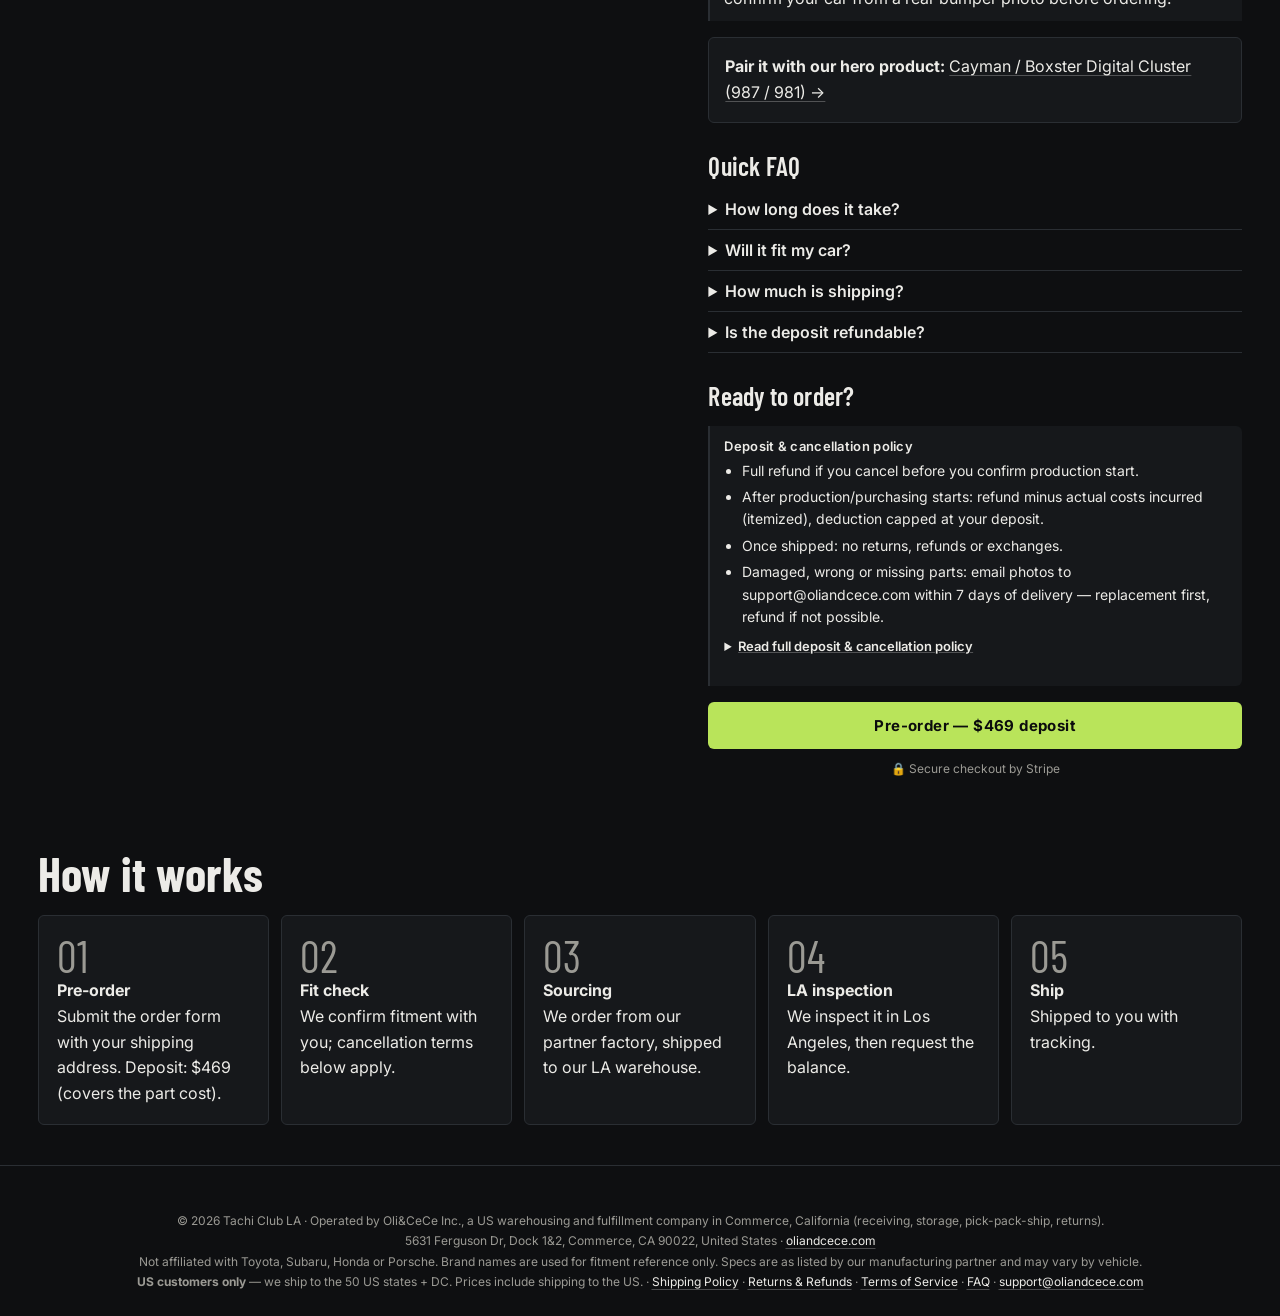
<file: p/p718dl/index.html>
<!doctype html><html lang="en"><head><meta charset="utf-8"><meta name="viewport" content="width=device-width,initial-scale=1,viewport-fit=cover">
<base href="/">
<title>718 Cayman / Boxster Carbon Rear Diffuser (982 / 718, 2017–2022) | Tachi Club</title>
<meta name="description" content="718 Cayman / Boxster Carbon Rear Diffuser for Porsche 982 / 718 2017–2022. Bolts to the rear bumper, pro install advised. $799. Made to order, ships in the US from Los Angeles; shipping calculated at checkout, free LA pickup.">
<link rel="canonical" href="https://tachiclub.oliandcece.com/p/p718dl/">
<meta name="robots" content="index,follow,max-image-preview:large">
<meta property="og:type" content="product"><meta property="og:site_name" content="Tachi Club"><meta property="og:title" content="718 Cayman / Boxster Carbon Rear Diffuser (982 / 718, 2017–2022) | Tachi Club"><meta property="og:description" content="718 Cayman / Boxster Carbon Rear Diffuser for Porsche 982 / 718 2017–2022. Bolts to the rear bumper, pro install advised. $799. Made to order, ships in the US from Los Angeles; shipping calculated at checkout, free LA pickup."><meta property="og:url" content="https://tachiclub.oliandcece.com/p/p718dl/"><meta property="og:image" content="https://tachiclub.oliandcece.com/media/img/p718dl-1.webp">
<meta name="twitter:card" content="summary_large_image"><meta name="twitter:title" content="718 Cayman / Boxster Carbon Rear Diffuser (982 / 718, 2017–2022) | Tachi Club"><meta name="twitter:description" content="718 Cayman / Boxster Carbon Rear Diffuser for Porsche 982 / 718 2017–2022. Bolts to the rear bumper, pro install advised. $799. Made to order, ships in the US from Los Angeles; shipping calculated at checkout, free LA pickup."><meta name="twitter:image" content="https://tachiclub.oliandcece.com/media/img/p718dl-1.webp">
<meta name="theme-color" content="#0E0F11"><link rel="icon" href="/favicon.svg" type="image/svg+xml"><link rel="icon" href="/favicon.ico" sizes="48x48"><link rel="apple-touch-icon" href="/apple-touch-icon.png">
<script type="application/ld+json">{"@context": "https://schema.org", "@graph": [{"@type": "Organization", "@id": "https://tachiclub.oliandcece.com/#org", "name": "Tachi Club", "url": "https://tachiclub.oliandcece.com/", "logo": "https://tachiclub.oliandcece.com/favicon.svg", "description": "Tachi Club makes plug-in digital LCD gauge clusters (instrument cluster swaps) for Toyota GT86 / Subaru BRZ / Scion FR-S, Honda Civic EK and Porsche 987/981 Cayman & Boxster, plus supporting carbon accessories. Made to order, US customers, Los Angeles.", "parentOrganization": {"@type": "Organization", "name": "Oli&CeCe Inc.", "url": "https://oliandcece.com"}, "address": {"@type": "PostalAddress", "streetAddress": "5631 Ferguson Dr, Dock 1&2", "addressLocality": "Commerce", "addressRegion": "CA", "postalCode": "90022", "addressCountry": "US"}}, {"@type": "WebSite", "@id": "https://tachiclub.oliandcece.com/#website", "name": "Tachi Club", "description": "Tachi Club makes plug-in digital LCD gauge clusters (instrument cluster swaps) for Toyota GT86 / Subaru BRZ / Scion FR-S, Honda Civic EK and Porsche 987/981 Cayman & Boxster, plus supporting carbon accessories. Made to order, US customers, Los Angeles.", "url": "https://tachiclub.oliandcece.com/", "publisher": {"@id": "https://tachiclub.oliandcece.com/#org"}}, {"@type": "Product", "@id": "https://tachiclub.oliandcece.com/p/p718dl/#product", "name": "718 Cayman / Boxster Carbon Rear Diffuser", "sku": "p718dl", "category": "Automotive accessory", "brand": {"@type": "Brand", "name": "Tachi Club"}, "description": "718 Cayman / Boxster (982), 2017–2022 with the standard center-exit exhaust. Not for GT4 / Spyder / GT4 RS rear bumpers. We confirm your car from a rear bumper photo before ordering. Carbon fiber rear bumper diffuser with center exhaust cut-out (per supplier) Made to order by our partner factory — est. 4–6 weeks to you Professional install recommended Large item: ships to our LA warehouse for inspection before it goes to you Supplier photos shown; finish and weave may vary slightly", "image": ["https://tachiclub.oliandcece.com/media/img/p718dl-1.webp", "https://tachiclub.oliandcece.com/media/img/p718dl-2.webp", "https://tachiclub.oliandcece.com/media/img/p718dl-3.webp", "https://tachiclub.oliandcece.com/media/img/p718dl-4.webp"], "url": "https://tachiclub.oliandcece.com/p/p718dl/", "offers": {"@type": "Offer", "price": "799", "priceCurrency": "USD", "availability": "https://schema.org/PreOrder", "url": "https://tachiclub.oliandcece.com/p/p718dl/", "seller": {"@id": "https://tachiclub.oliandcece.com/#org"}}}, {"@type": "BreadcrumbList", "itemListElement": [{"@type": "ListItem", "position": 1, "name": "Home", "item": "https://tachiclub.oliandcece.com/"}, {"@type": "ListItem", "position": 2, "name": "718 Cayman / Boxster Carbon Rear Diffuser", "item": "https://tachiclub.oliandcece.com/p/p718dl/"}]}, {"@type": "FAQPage", "mainEntity": [{"@type": "Question", "name": "Will the 718 Cayman / Boxster Carbon Rear Diffuser fit my car?", "acceptedAnswer": {"@type": "Answer", "text": "718 Cayman / Boxster (982), 2017–2022 with the standard center-exit exhaust. Not for GT4 / Spyder / GT4 RS rear bumpers. We confirm your car from a rear bumper photo before ordering. Fitment years listed: 2017–2022 (982 / 718)."}}, {"@type": "Question", "name": "How much is the 718 Cayman / Boxster Carbon Rear Diffuser?", "acceptedAnswer": {"@type": "Answer", "text": "$799 USD, with a $469 deposit to place the order."}}, {"@type": "Question", "name": "Are these items in stock?", "acceptedAnswer": {"@type": "Answer", "text": "No. All items are custom / made to order (or sourced to order) for your car after fitment is confirmed."}}, {"@type": "Question", "name": "How long does it take?", "acceptedAnswer": {"@type": "Answer", "text": "Current estimate: 3–5 weeks (estimate) after you approve the order. Some large items (e.g. the 718 rear diffuser) are estimated at 4–6 weeks. We will update you if this changes."}}, {"@type": "Question", "name": "Do you ship outside the US?", "acceptedAnswer": {"@type": "Answer", "text": "No. We ship only to street addresses in the 50 US states and Washington, D.C. We do not ship to PO Boxes, APO/FPO/DPO, Puerto Rico or other US territories, or outside the US. US shipping is calculated at checkout based on your ZIP and package size; free local pickup at our Los Angeles warehouse. See https://tachiclub.oliandcece.com/shipping-policy/"}}, {"@type": "Question", "name": "How much is shipping?", "acceptedAnswer": {"@type": "Answer", "text": "US shipping is calculated at checkout based on your ZIP and package size; free local pickup at our Los Angeles warehouse. The shipping amount is shown as its own line before you pay (dadan carrier quote from Los Angeles to your ZIP). Deposit orders pay shipping with the balance; pay-in-full orders pay it at checkout. In-stock items that ship directly from our supplier include shipping in the price."}}, {"@type": "Question", "name": "Is the deposit refundable? How do I cancel?", "acceptedAnswer": {"@type": "Answer", "text": "Deposit & cancellation policy: Custom items are made/sourced to order. After your deposit is paid we email you an order summary (vehicle, VIN, options, lead time) with a Confirm production start link; we do not order parts or start production until you confirm. Cancel before you confirm production start: full refund. Cancel after production/purchasing has started: we refund your deposit minus the actual costs already incurred for your order (materials, machining, freight), with an itemized cost breakdown; the deduction never exceeds your deposit. Once shipped: no returns, refunds or exchanges. Exception: if your item arrives damaged, wrong or missing parts, email support@oliandcece.com with photos within 7 days of delivery; we send a replacement first, or refund you if a replacement is not possible. Approved refunds go back to the original payment method in 5–10 business days."}}]}]}</script>
<link rel="preconnect" href="https://fonts.googleapis.com"><link rel="preconnect" href="https://fonts.gstatic.com" crossorigin>
<link href="https://fonts.googleapis.com/css2?family=Barlow+Condensed:wght@500;600;700&family=Inter:wght@400;500;600;700&family=JetBrains+Mono:wght@500;700&display=swap" rel="stylesheet">
<link rel="stylesheet" href="/style.css?v=20261101m"><script src="/config.js?v=20261101m"></script><script src="https://js.stripe.com/v3" async></script>
</head>
<body><div class="grain"></div><header><a href="/" class="logo" id="logo" aria-label="Tachi Club home"></a><nav><a href="/#/models">Clusters</a><a href="/#/acc">Accessories</a><a href="/#/how">Process</a><a href="/faq/">FAQ</a><a href="/#/request">Request</a><a href="/#/about">About</a></nav></header>
<div class="kanji" aria-hidden="true" style="display:none"></div><main id="app"><article class="pgrid"><div class="pm"><img class="main-media" src="/media/img/p718dl-1.webp" alt="718 Cayman / Boxster Carbon Rear Diffuser installed – Porsche 982 / 718"><div class="gal" style="margin-top:8px"><img loading="lazy" src="/media/img/p718dl-1-s.webp" alt="718 Cayman / Boxster Carbon Rear Diffuser – 982 / 718 photo 1"><img loading="lazy" src="/media/img/p718dl-2-s.webp" alt="718 Cayman / Boxster Carbon Rear Diffuser – 982 / 718 photo 2"><img loading="lazy" src="/media/img/p718dl-3-s.webp" alt="718 Cayman / Boxster Carbon Rear Diffuser – 982 / 718 photo 3"><img loading="lazy" src="/media/img/p718dl-4-s.webp" alt="718 Cayman / Boxster Carbon Rear Diffuser – 982 / 718 photo 4"></div></div>
<div><nav aria-label="Breadcrumb"><a href="/">Home</a> › 718 Cayman / Boxster Carbon Rear Diffuser</nav><h1>718 Cayman / Boxster Carbon Rear Diffuser</h1>
<p class="lead"><b>Summary:</b> 718 Cayman / Boxster Carbon Rear Diffuser for Porsche 982 / 718 (2017–2022). Bolts to the rear bumper, pro install advised. Made to order; 3–5 weeks (estimate). $799.</p>
<h2>Fitment</h2><p>718 Cayman / Boxster (982), 2017–2022 with the standard center-exit exhaust. Not for GT4 / Spyder / GT4 RS rear bumpers. We confirm your car from a rear bumper photo before ordering.</p><p>Chassis: 982 / 718 · Years: 2017–2022 · Make: Porsche</p>
<h2>Price</h2><p>$799</p><p class="note shipnote"><b>Shipping:</b> US shipping is calculated at checkout based on your ZIP and package size; free local pickup at our Los Angeles warehouse.</p>
<h2>Specs</h2><ul><li>Carbon fiber rear bumper diffuser with center exhaust cut-out (per supplier)</li><li>Made to order by our partner factory — est. 4–6 weeks to you</li><li>Professional install recommended</li><li>Large item: ships to our LA warehouse for inspection before it goes to you</li><li>Supplier photos shown; finish and weave may vary slightly</li></ul>
<h2>Deposit &amp; cancellation policy</h2><p class="note">Custom items are made/sourced to order. After your deposit is paid we email you an order summary (vehicle, VIN, options, lead time) with a Confirm production start link; we do not order parts or start production until you confirm. Cancel before you confirm production start: full refund. Cancel after production/purchasing has started: we refund your deposit minus the actual costs already incurred for your order (materials, machining, freight), with an itemized cost breakdown; the deduction never exceeds your deposit. Once shipped: no returns, refunds or exchanges. Exception: if your item arrives damaged, wrong or missing parts, email support@oliandcece.com with photos within 7 days of delivery; we send a replacement first, or refund you if a replacement is not possible. Approved refunds go back to the original payment method in 5–10 business days.</p><p>Pair it with our hero product: <a href="/p/987/">Cayman / Boxster Digital Cluster (987 / 981)</a></p>
<p><a class="btn" href="/#/p/p718dl">Order / pre-order this item</a></p>
<p class="note">US customers only (50 states + DC). <a href="/shipping-policy/">Shipping Policy</a> · <a href="/returns-refund-policy/">Returns &amp; Refund Policy</a> · <a href="/terms/">Terms of Service</a></p>
<h2>FAQ</h2><details open><summary>Will the 718 Cayman / Boxster Carbon Rear Diffuser fit my car?</summary><p>718 Cayman / Boxster (982), 2017–2022 with the standard center-exit exhaust. Not for GT4 / Spyder / GT4 RS rear bumpers. We confirm your car from a rear bumper photo before ordering. Fitment years listed: 2017–2022 (982 / 718).</p></details><details open><summary>How much is the 718 Cayman / Boxster Carbon Rear Diffuser?</summary><p>$799 USD, with a $469 deposit to place the order.</p></details><details open><summary>Are these items in stock?</summary><p>No. All items are custom / made to order (or sourced to order) for your car after fitment is confirmed.</p></details><details open><summary>How long does it take?</summary><p>Current estimate: 3–5 weeks (estimate) after you approve the order. Some large items (e.g. the 718 rear diffuser) are estimated at 4–6 weeks. We will update you if this changes.</p></details><details open><summary>Do you ship outside the US?</summary><p>No. We ship only to street addresses in the 50 US states and Washington, D.C. We do not ship to PO Boxes, APO/FPO/DPO, Puerto Rico or other US territories, or outside the US. US shipping is calculated at checkout based on your ZIP and package size; free local pickup at our Los Angeles warehouse. See https://tachiclub.oliandcece.com/shipping-policy/</p></details><details open><summary>How much is shipping?</summary><p>US shipping is calculated at checkout based on your ZIP and package size; free local pickup at our Los Angeles warehouse. The shipping amount is shown as its own line before you pay (dadan carrier quote from Los Angeles to your ZIP). Deposit orders pay shipping with the balance; pay-in-full orders pay it at checkout. In-stock items that ship directly from our supplier include shipping in the price.</p></details><details open><summary>Is the deposit refundable? How do I cancel?</summary><p>Deposit &amp; cancellation policy: Custom items are made/sourced to order. After your deposit is paid we email you an order summary (vehicle, VIN, options, lead time) with a Confirm production start link; we do not order parts or start production until you confirm. Cancel before you confirm production start: full refund. Cancel after production/purchasing has started: we refund your deposit minus the actual costs already incurred for your order (materials, machining, freight), with an itemized cost breakdown; the deduction never exceeds your deposit. Once shipped: no returns, refunds or exchanges. Exception: if your item arrives damaged, wrong or missing parts, email support@oliandcece.com with photos within 7 days of delivery; we send a replacement first, or refund you if a replacement is not possible. Approved refunds go back to the original payment method in 5–10 business days.</p></details></div></article></main><footer id="foot"></footer>
<script>if(!location.hash)history.replaceState(null,'',location.pathname+location.search+'#/p/p718dl');</script><script src="/app.js?v=20261101m"></script><script>/* boot the interactive SPA view for humans; crawlers read the static content above */</script>
</body></html>
</file>
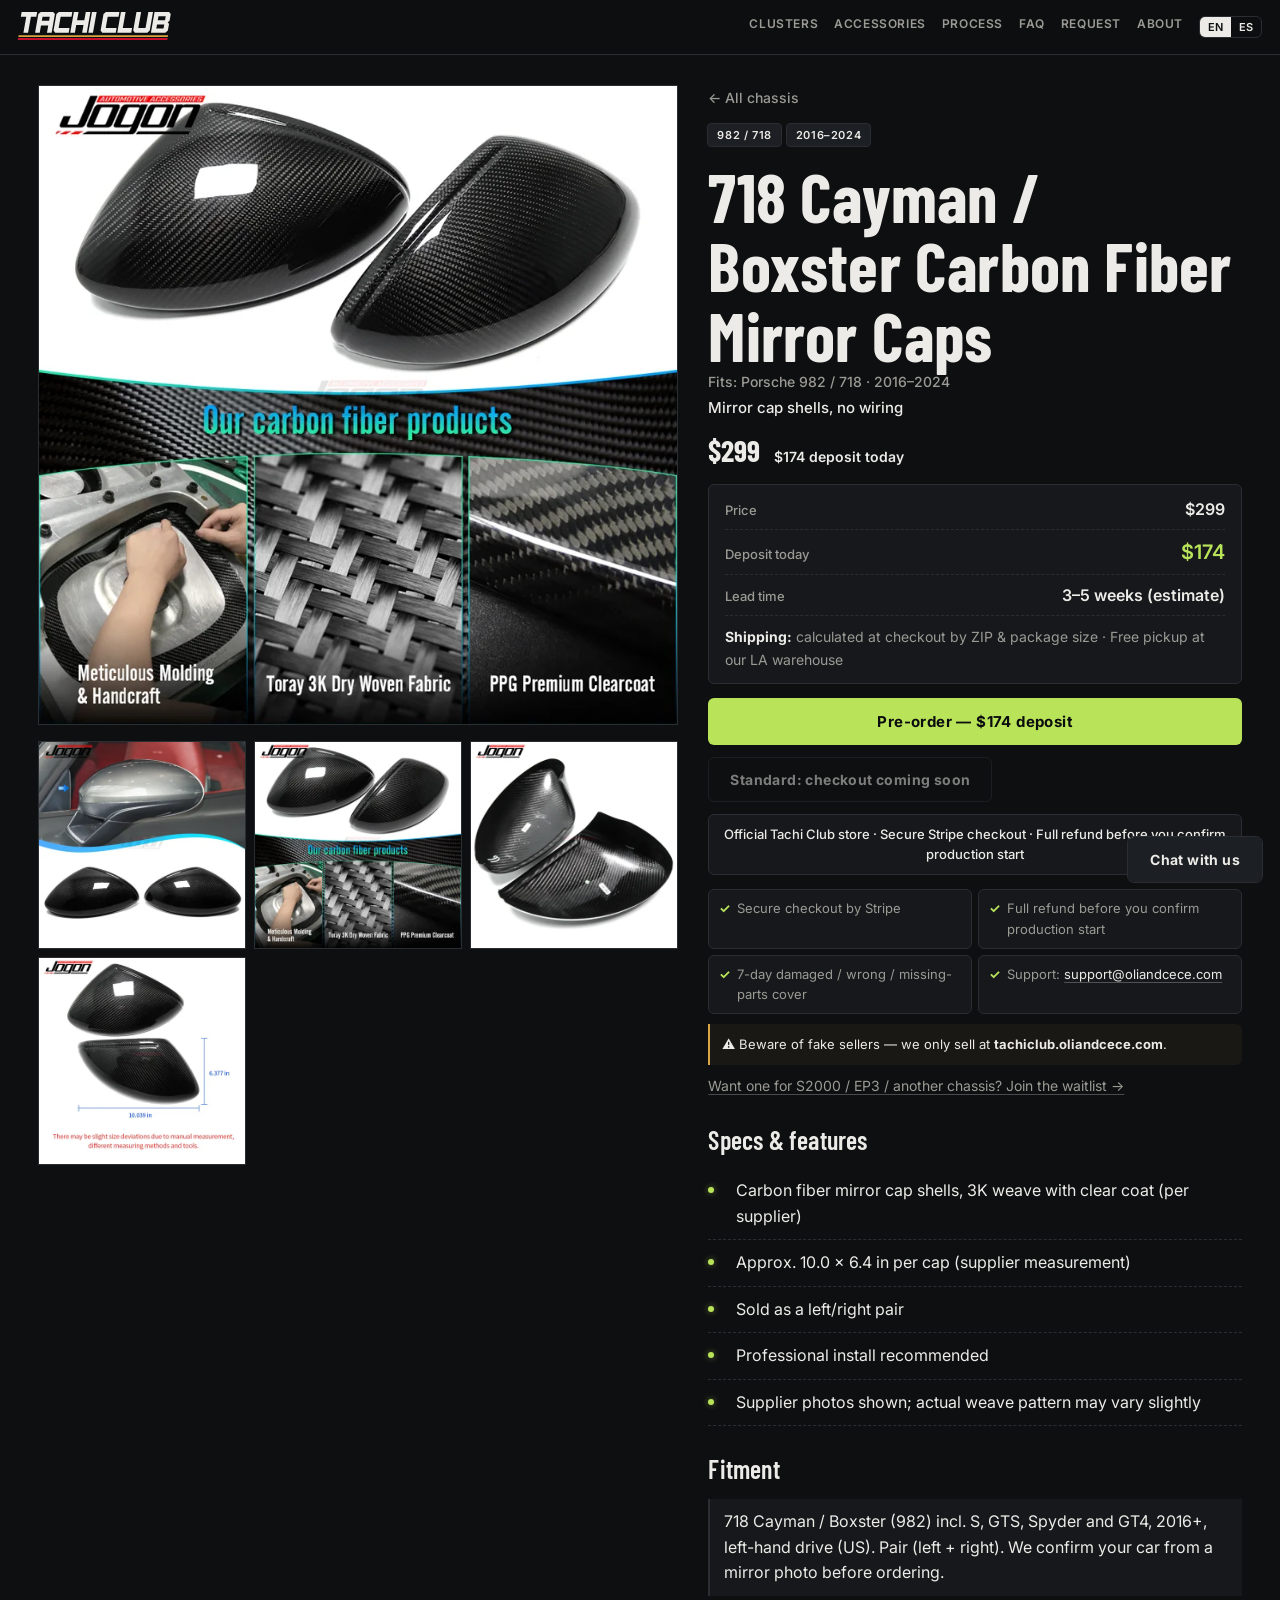
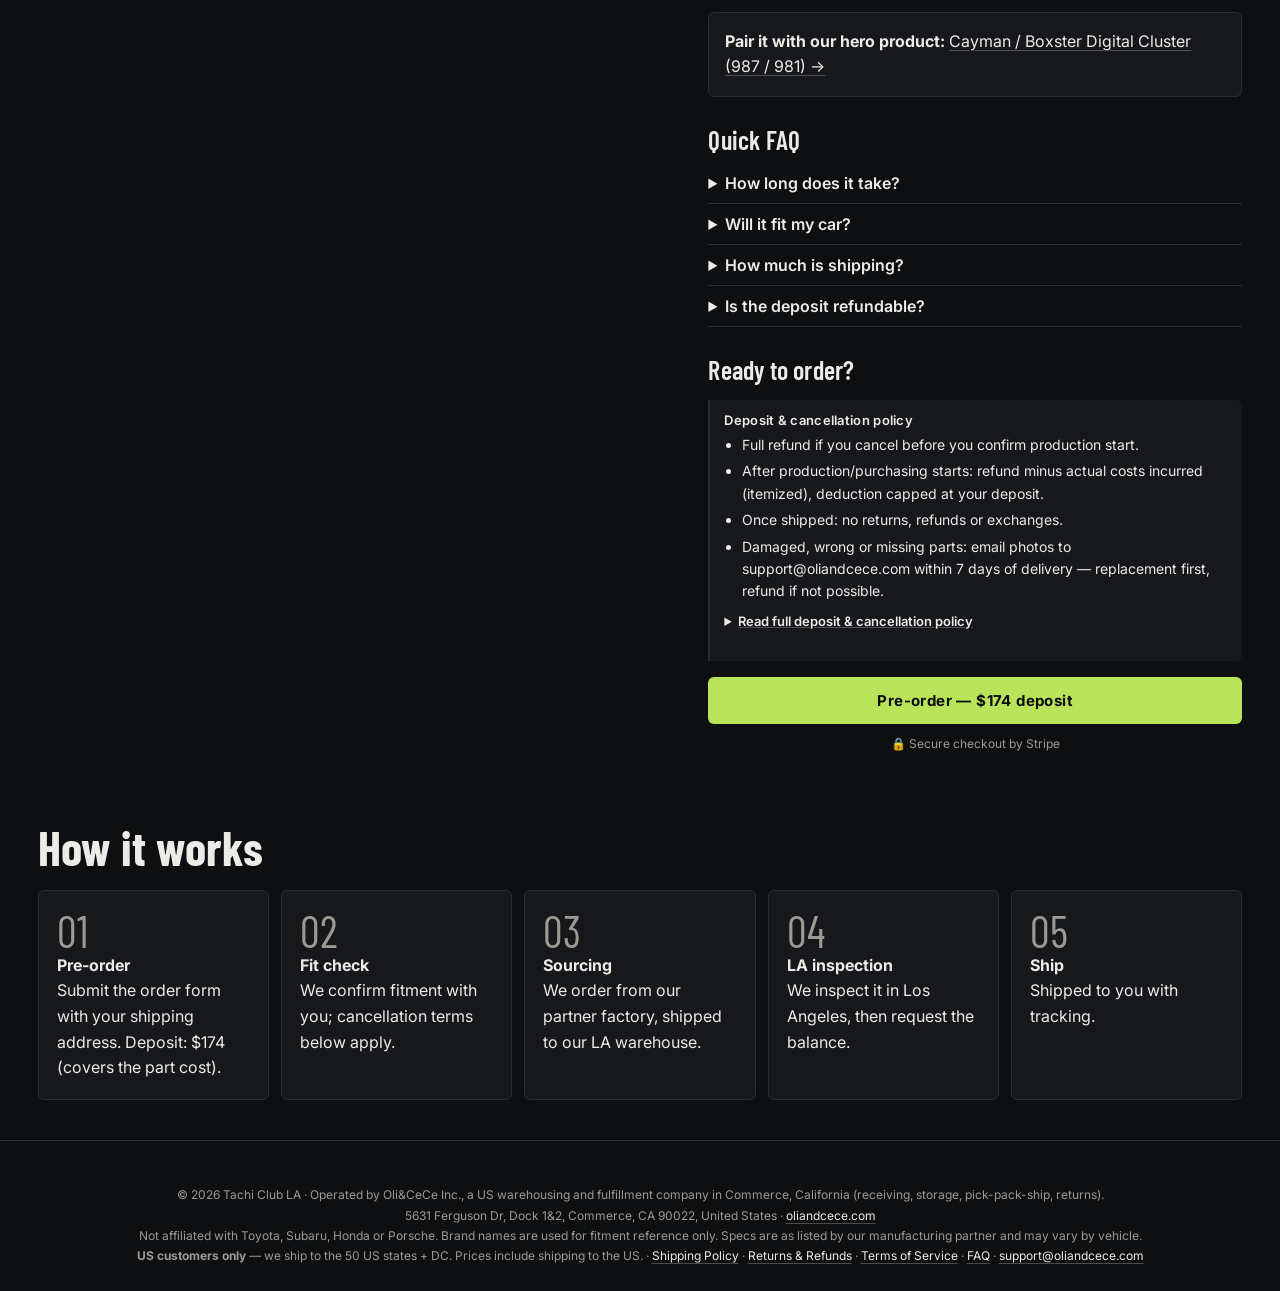
<file: p/p718mc/index.html>
<!doctype html><html lang="en"><head><meta charset="utf-8"><meta name="viewport" content="width=device-width,initial-scale=1,viewport-fit=cover">
<base href="/">
<title>718 Cayman / Boxster Carbon Fiber Mirror Caps (982 / 718, 2016–2024) | Tachi Club</title>
<meta name="description" content="718 Cayman / Boxster Carbon Fiber Mirror Caps for Porsche 982 / 718 2016–2024. Mirror cap shells, no wiring. $299. Made to order, ships in the US from Los Angeles; shipping calculated at checkout, free LA pickup.">
<link rel="canonical" href="https://tachiclub.oliandcece.com/p/p718mc/">
<meta name="robots" content="index,follow,max-image-preview:large">
<meta property="og:type" content="product"><meta property="og:site_name" content="Tachi Club"><meta property="og:title" content="718 Cayman / Boxster Carbon Fiber Mirror Caps (982 / 718, 2016–2024) | Tachi Club"><meta property="og:description" content="718 Cayman / Boxster Carbon Fiber Mirror Caps for Porsche 982 / 718 2016–2024. Mirror cap shells, no wiring. $299. Made to order, ships in the US from Los Angeles; shipping calculated at checkout, free LA pickup."><meta property="og:url" content="https://tachiclub.oliandcece.com/p/p718mc/"><meta property="og:image" content="https://tachiclub.oliandcece.com/media/img/p718mc-2.webp">
<meta name="twitter:card" content="summary_large_image"><meta name="twitter:title" content="718 Cayman / Boxster Carbon Fiber Mirror Caps (982 / 718, 2016–2024) | Tachi Club"><meta name="twitter:description" content="718 Cayman / Boxster Carbon Fiber Mirror Caps for Porsche 982 / 718 2016–2024. Mirror cap shells, no wiring. $299. Made to order, ships in the US from Los Angeles; shipping calculated at checkout, free LA pickup."><meta name="twitter:image" content="https://tachiclub.oliandcece.com/media/img/p718mc-2.webp">
<meta name="theme-color" content="#0E0F11"><link rel="icon" href="/favicon.svg" type="image/svg+xml"><link rel="icon" href="/favicon.ico" sizes="48x48"><link rel="apple-touch-icon" href="/apple-touch-icon.png">
<script type="application/ld+json">{"@context": "https://schema.org", "@graph": [{"@type": "Organization", "@id": "https://tachiclub.oliandcece.com/#org", "name": "Tachi Club", "url": "https://tachiclub.oliandcece.com/", "logo": "https://tachiclub.oliandcece.com/favicon.svg", "description": "Tachi Club makes plug-in digital LCD gauge clusters (instrument cluster swaps) for Toyota GT86 / Subaru BRZ / Scion FR-S, Honda Civic EK and Porsche 987/981 Cayman & Boxster, plus supporting carbon accessories. Made to order, US customers, Los Angeles.", "parentOrganization": {"@type": "Organization", "name": "Oli&CeCe Inc.", "url": "https://oliandcece.com"}, "address": {"@type": "PostalAddress", "streetAddress": "5631 Ferguson Dr, Dock 1&2", "addressLocality": "Commerce", "addressRegion": "CA", "postalCode": "90022", "addressCountry": "US"}}, {"@type": "WebSite", "@id": "https://tachiclub.oliandcece.com/#website", "name": "Tachi Club", "description": "Tachi Club makes plug-in digital LCD gauge clusters (instrument cluster swaps) for Toyota GT86 / Subaru BRZ / Scion FR-S, Honda Civic EK and Porsche 987/981 Cayman & Boxster, plus supporting carbon accessories. Made to order, US customers, Los Angeles.", "url": "https://tachiclub.oliandcece.com/", "publisher": {"@id": "https://tachiclub.oliandcece.com/#org"}}, {"@type": "Product", "@id": "https://tachiclub.oliandcece.com/p/p718mc/#product", "name": "718 Cayman / Boxster Carbon Fiber Mirror Caps", "sku": "p718mc", "category": "Automotive accessory", "brand": {"@type": "Brand", "name": "Tachi Club"}, "description": "718 Cayman / Boxster (982) incl. S, GTS, Spyder and GT4, 2016+, left-hand drive (US). Pair (left + right). We confirm your car from a mirror photo before ordering. Carbon fiber mirror cap shells, 3K weave with clear coat (per supplier) Approx. 10.0 × 6.4 in per cap (supplier measurement) Sold as a left/right pair Professional install recommended Supplier photos shown; actual weave pattern may vary slightly", "image": ["https://tachiclub.oliandcece.com/media/img/p718mc-2.webp", "https://tachiclub.oliandcece.com/media/img/p718mc-1.webp", "https://tachiclub.oliandcece.com/media/img/p718mc-3.webp", "https://tachiclub.oliandcece.com/media/img/p718mc-4.webp"], "url": "https://tachiclub.oliandcece.com/p/p718mc/", "offers": {"@type": "Offer", "price": "299", "priceCurrency": "USD", "availability": "https://schema.org/PreOrder", "url": "https://tachiclub.oliandcece.com/p/p718mc/", "seller": {"@id": "https://tachiclub.oliandcece.com/#org"}}}, {"@type": "BreadcrumbList", "itemListElement": [{"@type": "ListItem", "position": 1, "name": "Home", "item": "https://tachiclub.oliandcece.com/"}, {"@type": "ListItem", "position": 2, "name": "718 Cayman / Boxster Carbon Fiber Mirror Caps", "item": "https://tachiclub.oliandcece.com/p/p718mc/"}]}, {"@type": "FAQPage", "mainEntity": [{"@type": "Question", "name": "Will the 718 Cayman / Boxster Carbon Fiber Mirror Caps fit my car?", "acceptedAnswer": {"@type": "Answer", "text": "718 Cayman / Boxster (982) incl. S, GTS, Spyder and GT4, 2016+, left-hand drive (US). Pair (left + right). We confirm your car from a mirror photo before ordering. Fitment years listed: 2016–2024 (982 / 718)."}}, {"@type": "Question", "name": "How much is the 718 Cayman / Boxster Carbon Fiber Mirror Caps?", "acceptedAnswer": {"@type": "Answer", "text": "$299 USD, with a $174 deposit to place the order."}}, {"@type": "Question", "name": "Are these items in stock?", "acceptedAnswer": {"@type": "Answer", "text": "No. All items are custom / made to order (or sourced to order) for your car after fitment is confirmed."}}, {"@type": "Question", "name": "How long does it take?", "acceptedAnswer": {"@type": "Answer", "text": "Current estimate: 3–5 weeks (estimate) after you approve the order. Some large items (e.g. the 718 rear diffuser) are estimated at 4–6 weeks. We will update you if this changes."}}, {"@type": "Question", "name": "Do you ship outside the US?", "acceptedAnswer": {"@type": "Answer", "text": "No. We ship only to street addresses in the 50 US states and Washington, D.C. We do not ship to PO Boxes, APO/FPO/DPO, Puerto Rico or other US territories, or outside the US. US shipping is calculated at checkout based on your ZIP and package size; free local pickup at our Los Angeles warehouse. See https://tachiclub.oliandcece.com/shipping-policy/"}}, {"@type": "Question", "name": "How much is shipping?", "acceptedAnswer": {"@type": "Answer", "text": "US shipping is calculated at checkout based on your ZIP and package size; free local pickup at our Los Angeles warehouse. The shipping amount is shown as its own line before you pay (dadan carrier quote from Los Angeles to your ZIP). Deposit orders pay shipping with the balance; pay-in-full orders pay it at checkout. In-stock items that ship directly from our supplier include shipping in the price."}}, {"@type": "Question", "name": "Is the deposit refundable? How do I cancel?", "acceptedAnswer": {"@type": "Answer", "text": "Deposit & cancellation policy: Custom items are made/sourced to order. After your deposit is paid we email you an order summary (vehicle, VIN, options, lead time) with a Confirm production start link; we do not order parts or start production until you confirm. Cancel before you confirm production start: full refund. Cancel after production/purchasing has started: we refund your deposit minus the actual costs already incurred for your order (materials, machining, freight), with an itemized cost breakdown; the deduction never exceeds your deposit. Once shipped: no returns, refunds or exchanges. Exception: if your item arrives damaged, wrong or missing parts, email support@oliandcece.com with photos within 7 days of delivery; we send a replacement first, or refund you if a replacement is not possible. Approved refunds go back to the original payment method in 5–10 business days."}}]}]}</script>
<link rel="preconnect" href="https://fonts.googleapis.com"><link rel="preconnect" href="https://fonts.gstatic.com" crossorigin>
<link href="https://fonts.googleapis.com/css2?family=Barlow+Condensed:wght@500;600;700&family=Inter:wght@400;500;600;700&family=JetBrains+Mono:wght@500;700&display=swap" rel="stylesheet">
<link rel="stylesheet" href="/style.css?v=20261101m"><script src="/config.js?v=20261101m"></script><script src="https://js.stripe.com/v3" async></script>
</head>
<body><div class="grain"></div><header><a href="/" class="logo" id="logo" aria-label="Tachi Club home"></a><nav><a href="/#/models">Clusters</a><a href="/#/acc">Accessories</a><a href="/#/how">Process</a><a href="/faq/">FAQ</a><a href="/#/request">Request</a><a href="/#/about">About</a></nav></header>
<div class="kanji" aria-hidden="true" style="display:none"></div><main id="app"><article class="pgrid"><div class="pm"><img class="main-media" src="/media/img/p718mc-2.webp" alt="718 Cayman / Boxster Carbon Fiber Mirror Caps installed – Porsche 982 / 718"><div class="gal" style="margin-top:8px"><img loading="lazy" src="/media/img/p718mc-1-s.webp" alt="718 Cayman / Boxster Carbon Fiber Mirror Caps – 982 / 718 photo 1"><img loading="lazy" src="/media/img/p718mc-2-s.webp" alt="718 Cayman / Boxster Carbon Fiber Mirror Caps – 982 / 718 photo 2"><img loading="lazy" src="/media/img/p718mc-3-s.webp" alt="718 Cayman / Boxster Carbon Fiber Mirror Caps – 982 / 718 photo 3"><img loading="lazy" src="/media/img/p718mc-4-s.webp" alt="718 Cayman / Boxster Carbon Fiber Mirror Caps – 982 / 718 photo 4"></div></div>
<div><nav aria-label="Breadcrumb"><a href="/">Home</a> › 718 Cayman / Boxster Carbon Fiber Mirror Caps</nav><h1>718 Cayman / Boxster Carbon Fiber Mirror Caps</h1>
<p class="lead"><b>Summary:</b> 718 Cayman / Boxster Carbon Fiber Mirror Caps for Porsche 982 / 718 (2016–2024). Mirror cap shells, no wiring. Made to order; 3–5 weeks (estimate). $299.</p>
<h2>Fitment</h2><p>718 Cayman / Boxster (982) incl. S, GTS, Spyder and GT4, 2016+, left-hand drive (US). Pair (left + right). We confirm your car from a mirror photo before ordering.</p><p>Chassis: 982 / 718 · Years: 2016–2024 · Make: Porsche</p>
<h2>Price</h2><p>$299</p><p class="note shipnote"><b>Shipping:</b> US shipping is calculated at checkout based on your ZIP and package size; free local pickup at our Los Angeles warehouse.</p>
<h2>Specs</h2><ul><li>Carbon fiber mirror cap shells, 3K weave with clear coat (per supplier)</li><li>Approx. 10.0 × 6.4 in per cap (supplier measurement)</li><li>Sold as a left/right pair</li><li>Professional install recommended</li><li>Supplier photos shown; actual weave pattern may vary slightly</li></ul>
<h2>Deposit &amp; cancellation policy</h2><p class="note">Custom items are made/sourced to order. After your deposit is paid we email you an order summary (vehicle, VIN, options, lead time) with a Confirm production start link; we do not order parts or start production until you confirm. Cancel before you confirm production start: full refund. Cancel after production/purchasing has started: we refund your deposit minus the actual costs already incurred for your order (materials, machining, freight), with an itemized cost breakdown; the deduction never exceeds your deposit. Once shipped: no returns, refunds or exchanges. Exception: if your item arrives damaged, wrong or missing parts, email support@oliandcece.com with photos within 7 days of delivery; we send a replacement first, or refund you if a replacement is not possible. Approved refunds go back to the original payment method in 5–10 business days.</p><p>Pair it with our hero product: <a href="/p/987/">Cayman / Boxster Digital Cluster (987 / 981)</a></p>
<p><a class="btn" href="/#/p/p718mc">Order / pre-order this item</a></p>
<p class="note">US customers only (50 states + DC). <a href="/shipping-policy/">Shipping Policy</a> · <a href="/returns-refund-policy/">Returns &amp; Refund Policy</a> · <a href="/terms/">Terms of Service</a></p>
<h2>FAQ</h2><details open><summary>Will the 718 Cayman / Boxster Carbon Fiber Mirror Caps fit my car?</summary><p>718 Cayman / Boxster (982) incl. S, GTS, Spyder and GT4, 2016+, left-hand drive (US). Pair (left + right). We confirm your car from a mirror photo before ordering. Fitment years listed: 2016–2024 (982 / 718).</p></details><details open><summary>How much is the 718 Cayman / Boxster Carbon Fiber Mirror Caps?</summary><p>$299 USD, with a $174 deposit to place the order.</p></details><details open><summary>Are these items in stock?</summary><p>No. All items are custom / made to order (or sourced to order) for your car after fitment is confirmed.</p></details><details open><summary>How long does it take?</summary><p>Current estimate: 3–5 weeks (estimate) after you approve the order. Some large items (e.g. the 718 rear diffuser) are estimated at 4–6 weeks. We will update you if this changes.</p></details><details open><summary>Do you ship outside the US?</summary><p>No. We ship only to street addresses in the 50 US states and Washington, D.C. We do not ship to PO Boxes, APO/FPO/DPO, Puerto Rico or other US territories, or outside the US. US shipping is calculated at checkout based on your ZIP and package size; free local pickup at our Los Angeles warehouse. See https://tachiclub.oliandcece.com/shipping-policy/</p></details><details open><summary>How much is shipping?</summary><p>US shipping is calculated at checkout based on your ZIP and package size; free local pickup at our Los Angeles warehouse. The shipping amount is shown as its own line before you pay (dadan carrier quote from Los Angeles to your ZIP). Deposit orders pay shipping with the balance; pay-in-full orders pay it at checkout. In-stock items that ship directly from our supplier include shipping in the price.</p></details><details open><summary>Is the deposit refundable? How do I cancel?</summary><p>Deposit &amp; cancellation policy: Custom items are made/sourced to order. After your deposit is paid we email you an order summary (vehicle, VIN, options, lead time) with a Confirm production start link; we do not order parts or start production until you confirm. Cancel before you confirm production start: full refund. Cancel after production/purchasing has started: we refund your deposit minus the actual costs already incurred for your order (materials, machining, freight), with an itemized cost breakdown; the deduction never exceeds your deposit. Once shipped: no returns, refunds or exchanges. Exception: if your item arrives damaged, wrong or missing parts, email support@oliandcece.com with photos within 7 days of delivery; we send a replacement first, or refund you if a replacement is not possible. Approved refunds go back to the original payment method in 5–10 business days.</p></details></div></article></main><footer id="foot"></footer>
<script>if(!location.hash)history.replaceState(null,'',location.pathname+location.search+'#/p/p718mc');</script><script src="/app.js?v=20261101m"></script><script>/* boot the interactive SPA view for humans; crawlers read the static content above */</script>
</body></html>
</file>
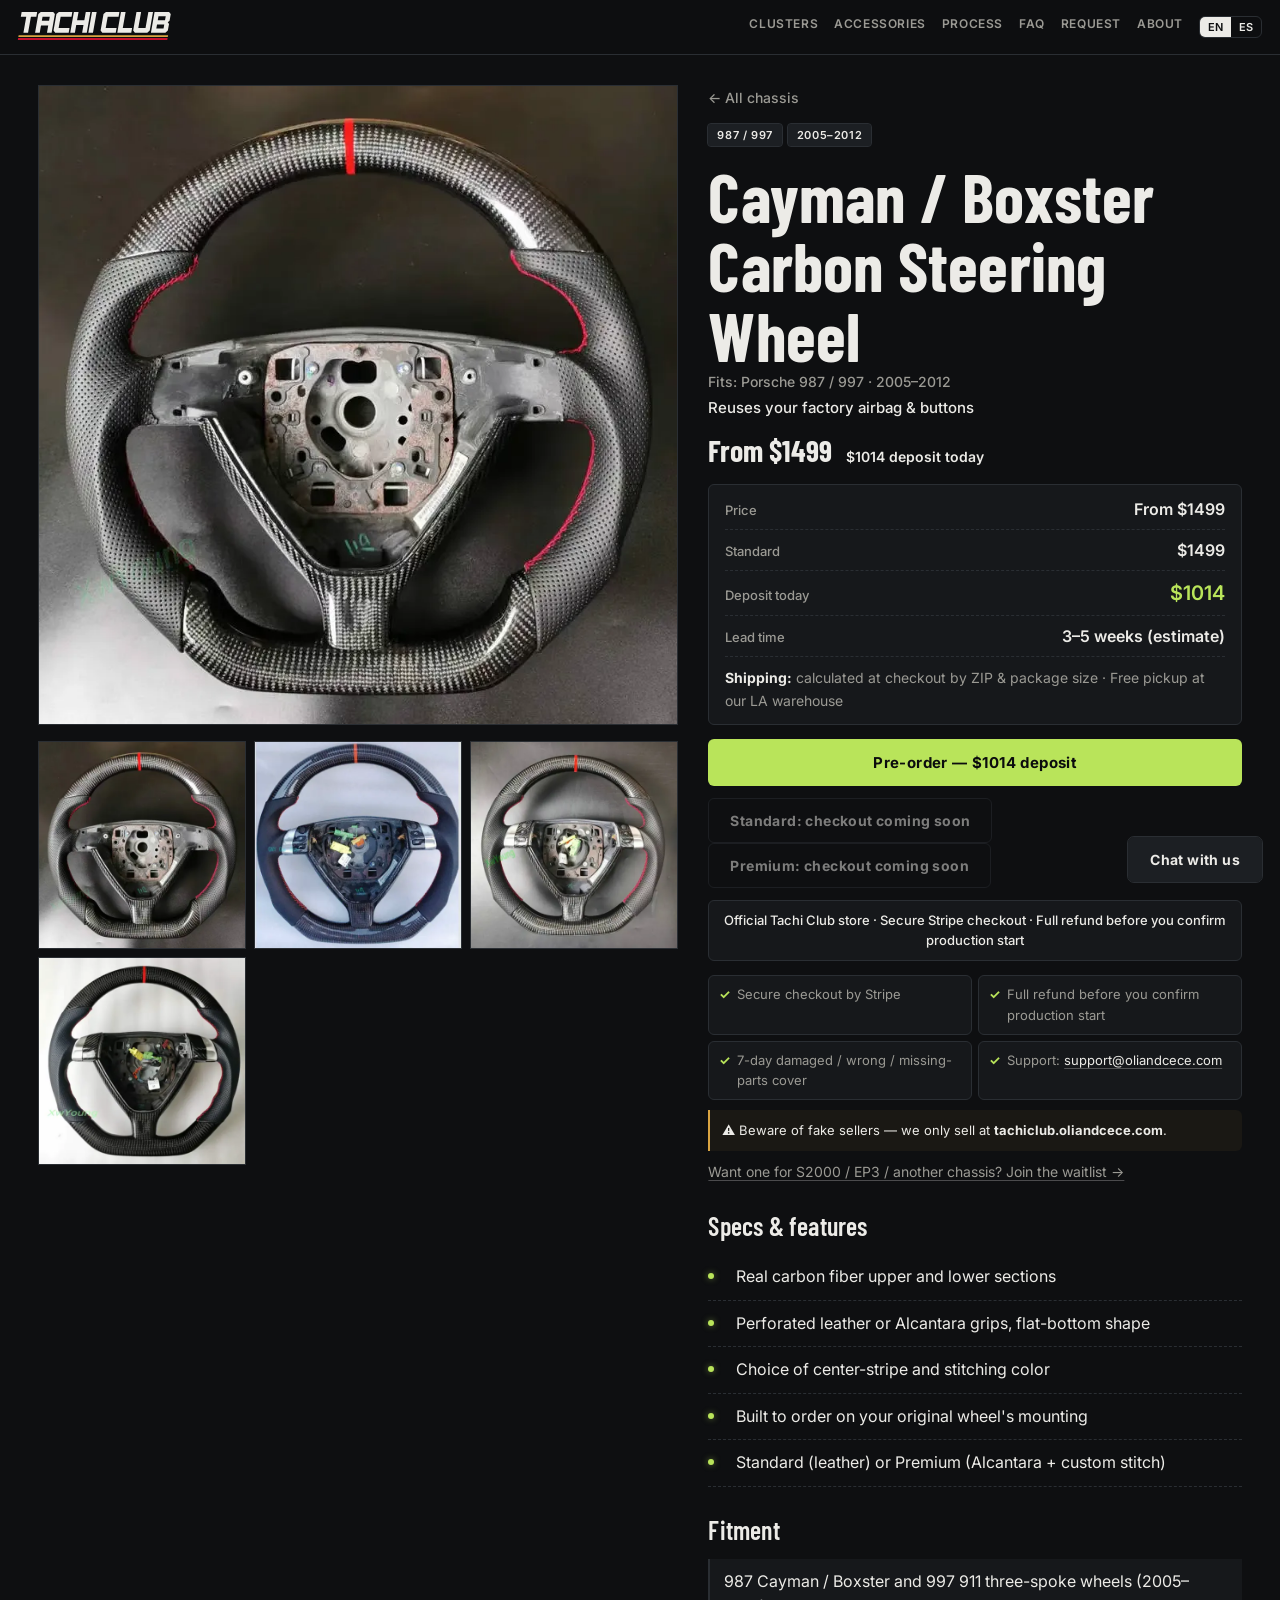
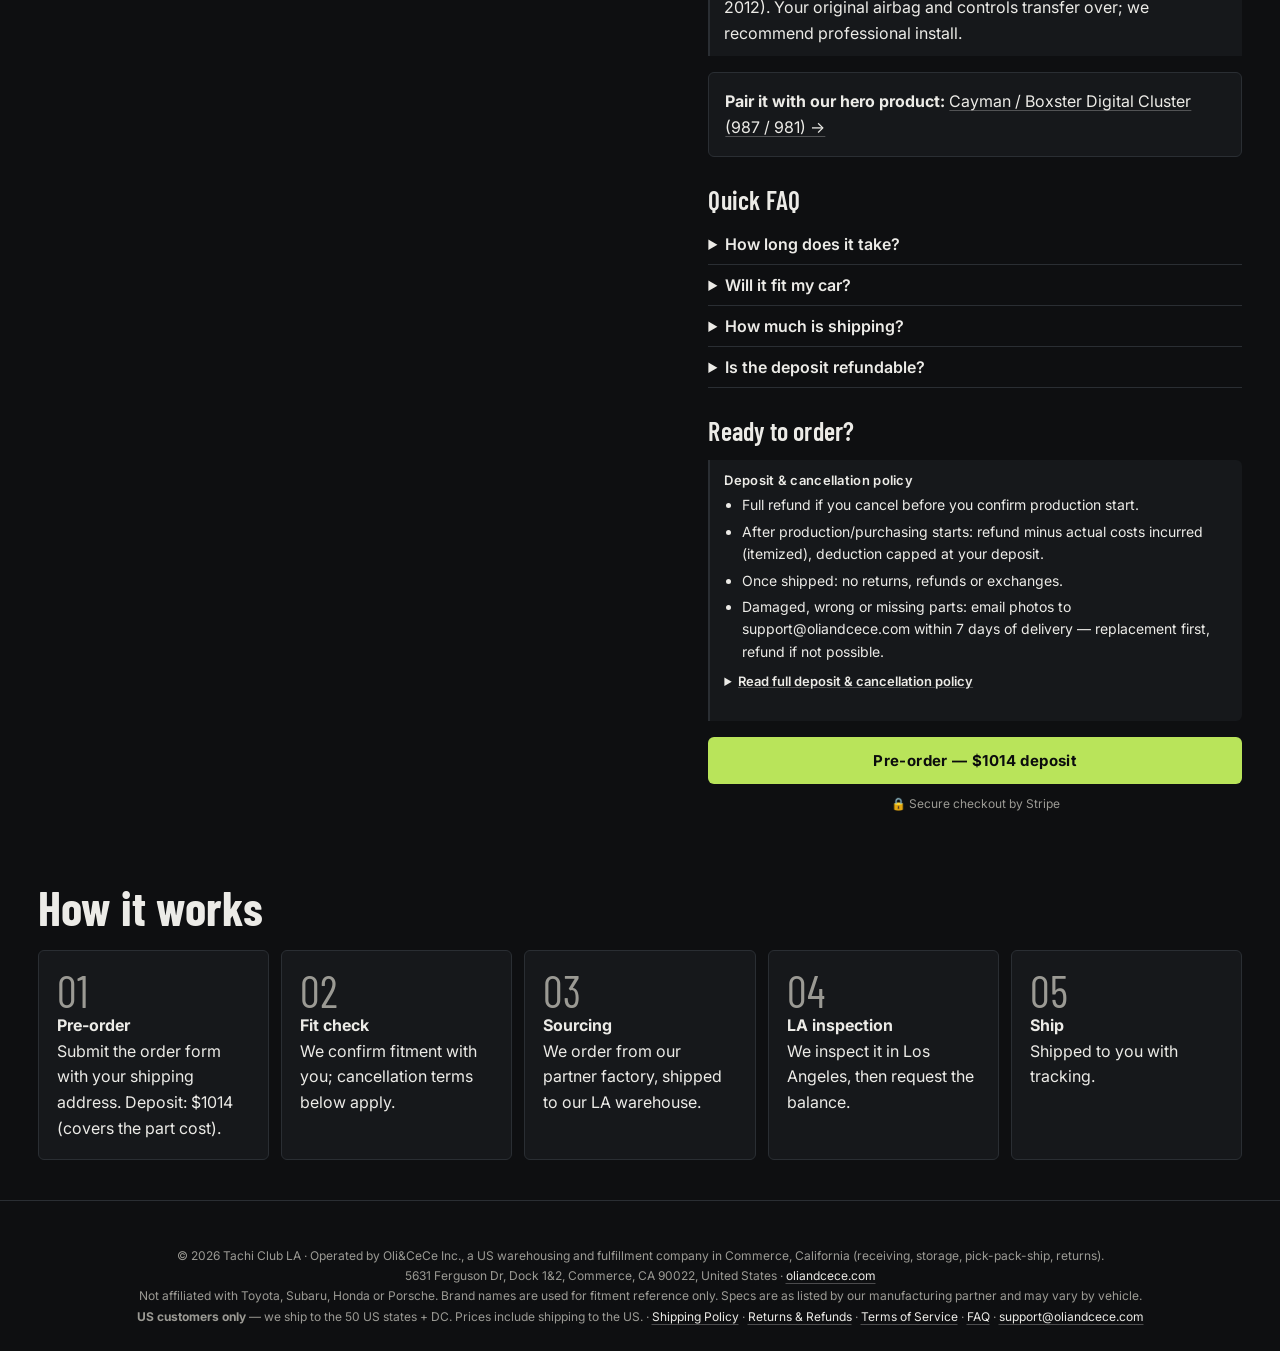
<file: p/p987sw/index.html>
<!doctype html><html lang="en"><head><meta charset="utf-8"><meta name="viewport" content="width=device-width,initial-scale=1,viewport-fit=cover">
<base href="/">
<title>Cayman / Boxster Carbon Steering Wheel (987 / 997, 2005–2012) | Tachi Club</title>
<meta name="description" content="Cayman / Boxster Carbon Steering Wheel for Porsche 987 / 997 2005–2012. Reuses your factory airbag &amp; buttons. Standard $1,499 / Premium $2,099. Made to order, ships in the US from Los Angeles; shipping calculated at checkout, free LA pickup.">
<link rel="canonical" href="https://tachiclub.oliandcece.com/p/p987sw/">
<meta name="robots" content="index,follow,max-image-preview:large">
<meta property="og:type" content="product"><meta property="og:site_name" content="Tachi Club"><meta property="og:title" content="Cayman / Boxster Carbon Steering Wheel (987 / 997, 2005–2012) | Tachi Club"><meta property="og:description" content="Cayman / Boxster Carbon Steering Wheel for Porsche 987 / 997 2005–2012. Reuses your factory airbag &amp; buttons. Standard $1,499 / Premium $2,099. Made to order, ships in the US from Los Angeles; shipping calculated at checkout, free LA pickup."><meta property="og:url" content="https://tachiclub.oliandcece.com/p/p987sw/"><meta property="og:image" content="https://tachiclub.oliandcece.com/media/img/p987sw-1.webp">
<meta name="twitter:card" content="summary_large_image"><meta name="twitter:title" content="Cayman / Boxster Carbon Steering Wheel (987 / 997, 2005–2012) | Tachi Club"><meta name="twitter:description" content="Cayman / Boxster Carbon Steering Wheel for Porsche 987 / 997 2005–2012. Reuses your factory airbag &amp; buttons. Standard $1,499 / Premium $2,099. Made to order, ships in the US from Los Angeles; shipping calculated at checkout, free LA pickup."><meta name="twitter:image" content="https://tachiclub.oliandcece.com/media/img/p987sw-1.webp">
<meta name="theme-color" content="#0E0F11"><link rel="icon" href="/favicon.svg" type="image/svg+xml"><link rel="icon" href="/favicon.ico" sizes="48x48"><link rel="apple-touch-icon" href="/apple-touch-icon.png">
<script type="application/ld+json">{"@context": "https://schema.org", "@graph": [{"@type": "Organization", "@id": "https://tachiclub.oliandcece.com/#org", "name": "Tachi Club", "url": "https://tachiclub.oliandcece.com/", "logo": "https://tachiclub.oliandcece.com/favicon.svg", "description": "Tachi Club makes plug-in digital LCD gauge clusters (instrument cluster swaps) for Toyota GT86 / Subaru BRZ / Scion FR-S, Honda Civic EK and Porsche 987/981 Cayman & Boxster, plus supporting carbon accessories. Made to order, US customers, Los Angeles.", "parentOrganization": {"@type": "Organization", "name": "Oli&CeCe Inc.", "url": "https://oliandcece.com"}, "address": {"@type": "PostalAddress", "streetAddress": "5631 Ferguson Dr, Dock 1&2", "addressLocality": "Commerce", "addressRegion": "CA", "postalCode": "90022", "addressCountry": "US"}}, {"@type": "WebSite", "@id": "https://tachiclub.oliandcece.com/#website", "name": "Tachi Club", "description": "Tachi Club makes plug-in digital LCD gauge clusters (instrument cluster swaps) for Toyota GT86 / Subaru BRZ / Scion FR-S, Honda Civic EK and Porsche 987/981 Cayman & Boxster, plus supporting carbon accessories. Made to order, US customers, Los Angeles.", "url": "https://tachiclub.oliandcece.com/", "publisher": {"@id": "https://tachiclub.oliandcece.com/#org"}}, {"@type": "Product", "@id": "https://tachiclub.oliandcece.com/p/p987sw/#product", "name": "Cayman / Boxster Carbon Steering Wheel", "sku": "p987sw", "category": "Automotive accessory", "brand": {"@type": "Brand", "name": "Tachi Club"}, "description": "987 Cayman / Boxster and 997 911 three-spoke wheels (2005–2012). Your original airbag and controls transfer over; we recommend professional install. Real carbon fiber upper and lower sections Perforated leather or Alcantara grips, flat-bottom shape Choice of center-stripe and stitching color Built to order on your original wheel's mounting Standard (leather) or Premium (Alcantara + custom stitch)", "image": ["https://tachiclub.oliandcece.com/media/img/p987sw-1.webp", "https://tachiclub.oliandcece.com/media/img/p987sw-2.webp", "https://tachiclub.oliandcece.com/media/img/p987sw-3.webp", "https://tachiclub.oliandcece.com/media/img/p987sw-4.webp"], "url": "https://tachiclub.oliandcece.com/p/p987sw/", "offers": [{"@type": "Offer", "name": "Standard", "price": "1499", "priceCurrency": "USD", "availability": "https://schema.org/PreOrder", "url": "https://tachiclub.oliandcece.com/p/p987sw/", "seller": {"@id": "https://tachiclub.oliandcece.com/#org"}}, {"@type": "Offer", "name": "Premium", "price": "2099", "priceCurrency": "USD", "availability": "https://schema.org/PreOrder", "url": "https://tachiclub.oliandcece.com/p/p987sw/", "seller": {"@id": "https://tachiclub.oliandcece.com/#org"}}]}, {"@type": "BreadcrumbList", "itemListElement": [{"@type": "ListItem", "position": 1, "name": "Home", "item": "https://tachiclub.oliandcece.com/"}, {"@type": "ListItem", "position": 2, "name": "Cayman / Boxster Carbon Steering Wheel", "item": "https://tachiclub.oliandcece.com/p/p987sw/"}]}, {"@type": "FAQPage", "mainEntity": [{"@type": "Question", "name": "Will the Cayman / Boxster Carbon Steering Wheel fit my car?", "acceptedAnswer": {"@type": "Answer", "text": "987 Cayman / Boxster and 997 911 three-spoke wheels (2005–2012). Your original airbag and controls transfer over; we recommend professional install. Fitment years listed: 2005–2012 (987 / 997)."}}, {"@type": "Question", "name": "How much is the Cayman / Boxster Carbon Steering Wheel?", "acceptedAnswer": {"@type": "Answer", "text": "Standard: $1,499 (deposit $1,014). Premium: $2,099 (deposit $1,400). Prices in USD."}}, {"@type": "Question", "name": "Are these items in stock?", "acceptedAnswer": {"@type": "Answer", "text": "No. All items are custom / made to order (or sourced to order) for your car after fitment is confirmed."}}, {"@type": "Question", "name": "How long does it take?", "acceptedAnswer": {"@type": "Answer", "text": "Current estimate: 3–5 weeks (estimate) after you approve the order. Some large items (e.g. the 718 rear diffuser) are estimated at 4–6 weeks. We will update you if this changes."}}, {"@type": "Question", "name": "Do you ship outside the US?", "acceptedAnswer": {"@type": "Answer", "text": "No. We ship only to street addresses in the 50 US states and Washington, D.C. We do not ship to PO Boxes, APO/FPO/DPO, Puerto Rico or other US territories, or outside the US. US shipping is calculated at checkout based on your ZIP and package size; free local pickup at our Los Angeles warehouse. See https://tachiclub.oliandcece.com/shipping-policy/"}}, {"@type": "Question", "name": "How much is shipping?", "acceptedAnswer": {"@type": "Answer", "text": "US shipping is calculated at checkout based on your ZIP and package size; free local pickup at our Los Angeles warehouse. The shipping amount is shown as its own line before you pay (dadan carrier quote from Los Angeles to your ZIP). Deposit orders pay shipping with the balance; pay-in-full orders pay it at checkout. In-stock items that ship directly from our supplier include shipping in the price."}}, {"@type": "Question", "name": "Is the deposit refundable? How do I cancel?", "acceptedAnswer": {"@type": "Answer", "text": "Deposit & cancellation policy: Custom items are made/sourced to order. After your deposit is paid we email you an order summary (vehicle, VIN, options, lead time) with a Confirm production start link; we do not order parts or start production until you confirm. Cancel before you confirm production start: full refund. Cancel after production/purchasing has started: we refund your deposit minus the actual costs already incurred for your order (materials, machining, freight), with an itemized cost breakdown; the deduction never exceeds your deposit. Once shipped: no returns, refunds or exchanges. Exception: if your item arrives damaged, wrong or missing parts, email support@oliandcece.com with photos within 7 days of delivery; we send a replacement first, or refund you if a replacement is not possible. Approved refunds go back to the original payment method in 5–10 business days."}}]}]}</script>
<link rel="preconnect" href="https://fonts.googleapis.com"><link rel="preconnect" href="https://fonts.gstatic.com" crossorigin>
<link href="https://fonts.googleapis.com/css2?family=Barlow+Condensed:wght@500;600;700&family=Inter:wght@400;500;600;700&family=JetBrains+Mono:wght@500;700&display=swap" rel="stylesheet">
<link rel="stylesheet" href="/style.css?v=20261101m"><script src="/config.js?v=20261101m"></script><script src="https://js.stripe.com/v3" async></script>
</head>
<body><div class="grain"></div><header><a href="/" class="logo" id="logo" aria-label="Tachi Club home"></a><nav><a href="/#/models">Clusters</a><a href="/#/acc">Accessories</a><a href="/#/how">Process</a><a href="/faq/">FAQ</a><a href="/#/request">Request</a><a href="/#/about">About</a></nav></header>
<div class="kanji" aria-hidden="true" style="display:none"></div><main id="app"><article class="pgrid"><div class="pm"><img class="main-media" src="/media/img/p987sw-1.webp" alt="Cayman / Boxster Carbon Steering Wheel installed – Porsche 987 / 997"><div class="gal" style="margin-top:8px"><img loading="lazy" src="/media/img/p987sw-1-s.webp" alt="Cayman / Boxster Carbon Steering Wheel – 987 / 997 photo 1"><img loading="lazy" src="/media/img/p987sw-2-s.webp" alt="Cayman / Boxster Carbon Steering Wheel – 987 / 997 photo 2"><img loading="lazy" src="/media/img/p987sw-3-s.webp" alt="Cayman / Boxster Carbon Steering Wheel – 987 / 997 photo 3"><img loading="lazy" src="/media/img/p987sw-4-s.webp" alt="Cayman / Boxster Carbon Steering Wheel – 987 / 997 photo 4"></div></div>
<div><nav aria-label="Breadcrumb"><a href="/">Home</a> › Cayman / Boxster Carbon Steering Wheel</nav><h1>Cayman / Boxster Carbon Steering Wheel</h1>
<p class="lead"><b>Summary:</b> Cayman / Boxster Carbon Steering Wheel for Porsche 987 / 997 (2005–2012). Reuses your factory airbag &amp; buttons. Made to order; 3–5 weeks (estimate). Standard $1,499 / Premium $2,099.</p>
<h2>Fitment</h2><p>987 Cayman / Boxster and 997 911 three-spoke wheels (2005–2012). Your original airbag and controls transfer over; we recommend professional install.</p><p>Chassis: 987 / 997 · Years: 2005–2012 · Make: Porsche</p>
<h2>Price</h2><p>Standard $1,499 / Premium $2,099</p><p class="note shipnote"><b>Shipping:</b> US shipping is calculated at checkout based on your ZIP and package size; free local pickup at our Los Angeles warehouse.</p>
<h2>Specs</h2><ul><li>Real carbon fiber upper and lower sections</li><li>Perforated leather or Alcantara grips, flat-bottom shape</li><li>Choice of center-stripe and stitching color</li><li>Built to order on your original wheel&#x27;s mounting</li><li>Standard (leather) or Premium (Alcantara + custom stitch)</li></ul>
<h2>Deposit &amp; cancellation policy</h2><p class="note">Custom items are made/sourced to order. After your deposit is paid we email you an order summary (vehicle, VIN, options, lead time) with a Confirm production start link; we do not order parts or start production until you confirm. Cancel before you confirm production start: full refund. Cancel after production/purchasing has started: we refund your deposit minus the actual costs already incurred for your order (materials, machining, freight), with an itemized cost breakdown; the deduction never exceeds your deposit. Once shipped: no returns, refunds or exchanges. Exception: if your item arrives damaged, wrong or missing parts, email support@oliandcece.com with photos within 7 days of delivery; we send a replacement first, or refund you if a replacement is not possible. Approved refunds go back to the original payment method in 5–10 business days.</p><p>Pair it with our hero product: <a href="/p/987/">Cayman / Boxster Digital Cluster (987 / 981)</a></p>
<p><a class="btn" href="/#/p/p987sw">Order / pre-order this item</a></p>
<p class="note">US customers only (50 states + DC). <a href="/shipping-policy/">Shipping Policy</a> · <a href="/returns-refund-policy/">Returns &amp; Refund Policy</a> · <a href="/terms/">Terms of Service</a></p>
<h2>FAQ</h2><details open><summary>Will the Cayman / Boxster Carbon Steering Wheel fit my car?</summary><p>987 Cayman / Boxster and 997 911 three-spoke wheels (2005–2012). Your original airbag and controls transfer over; we recommend professional install. Fitment years listed: 2005–2012 (987 / 997).</p></details><details open><summary>How much is the Cayman / Boxster Carbon Steering Wheel?</summary><p>Standard: $1,499 (deposit $1,014). Premium: $2,099 (deposit $1,400). Prices in USD.</p></details><details open><summary>Are these items in stock?</summary><p>No. All items are custom / made to order (or sourced to order) for your car after fitment is confirmed.</p></details><details open><summary>How long does it take?</summary><p>Current estimate: 3–5 weeks (estimate) after you approve the order. Some large items (e.g. the 718 rear diffuser) are estimated at 4–6 weeks. We will update you if this changes.</p></details><details open><summary>Do you ship outside the US?</summary><p>No. We ship only to street addresses in the 50 US states and Washington, D.C. We do not ship to PO Boxes, APO/FPO/DPO, Puerto Rico or other US territories, or outside the US. US shipping is calculated at checkout based on your ZIP and package size; free local pickup at our Los Angeles warehouse. See https://tachiclub.oliandcece.com/shipping-policy/</p></details><details open><summary>How much is shipping?</summary><p>US shipping is calculated at checkout based on your ZIP and package size; free local pickup at our Los Angeles warehouse. The shipping amount is shown as its own line before you pay (dadan carrier quote from Los Angeles to your ZIP). Deposit orders pay shipping with the balance; pay-in-full orders pay it at checkout. In-stock items that ship directly from our supplier include shipping in the price.</p></details><details open><summary>Is the deposit refundable? How do I cancel?</summary><p>Deposit &amp; cancellation policy: Custom items are made/sourced to order. After your deposit is paid we email you an order summary (vehicle, VIN, options, lead time) with a Confirm production start link; we do not order parts or start production until you confirm. Cancel before you confirm production start: full refund. Cancel after production/purchasing has started: we refund your deposit minus the actual costs already incurred for your order (materials, machining, freight), with an itemized cost breakdown; the deduction never exceeds your deposit. Once shipped: no returns, refunds or exchanges. Exception: if your item arrives damaged, wrong or missing parts, email support@oliandcece.com with photos within 7 days of delivery; we send a replacement first, or refund you if a replacement is not possible. Approved refunds go back to the original payment method in 5–10 business days.</p></details></div></article></main><footer id="foot"></footer>
<script>if(!location.hash)history.replaceState(null,'',location.pathname+location.search+'#/p/p987sw');</script><script src="/app.js?v=20261101m"></script><script>/* boot the interactive SPA view for humans; crawlers read the static content above */</script>
</body></html>
</file>
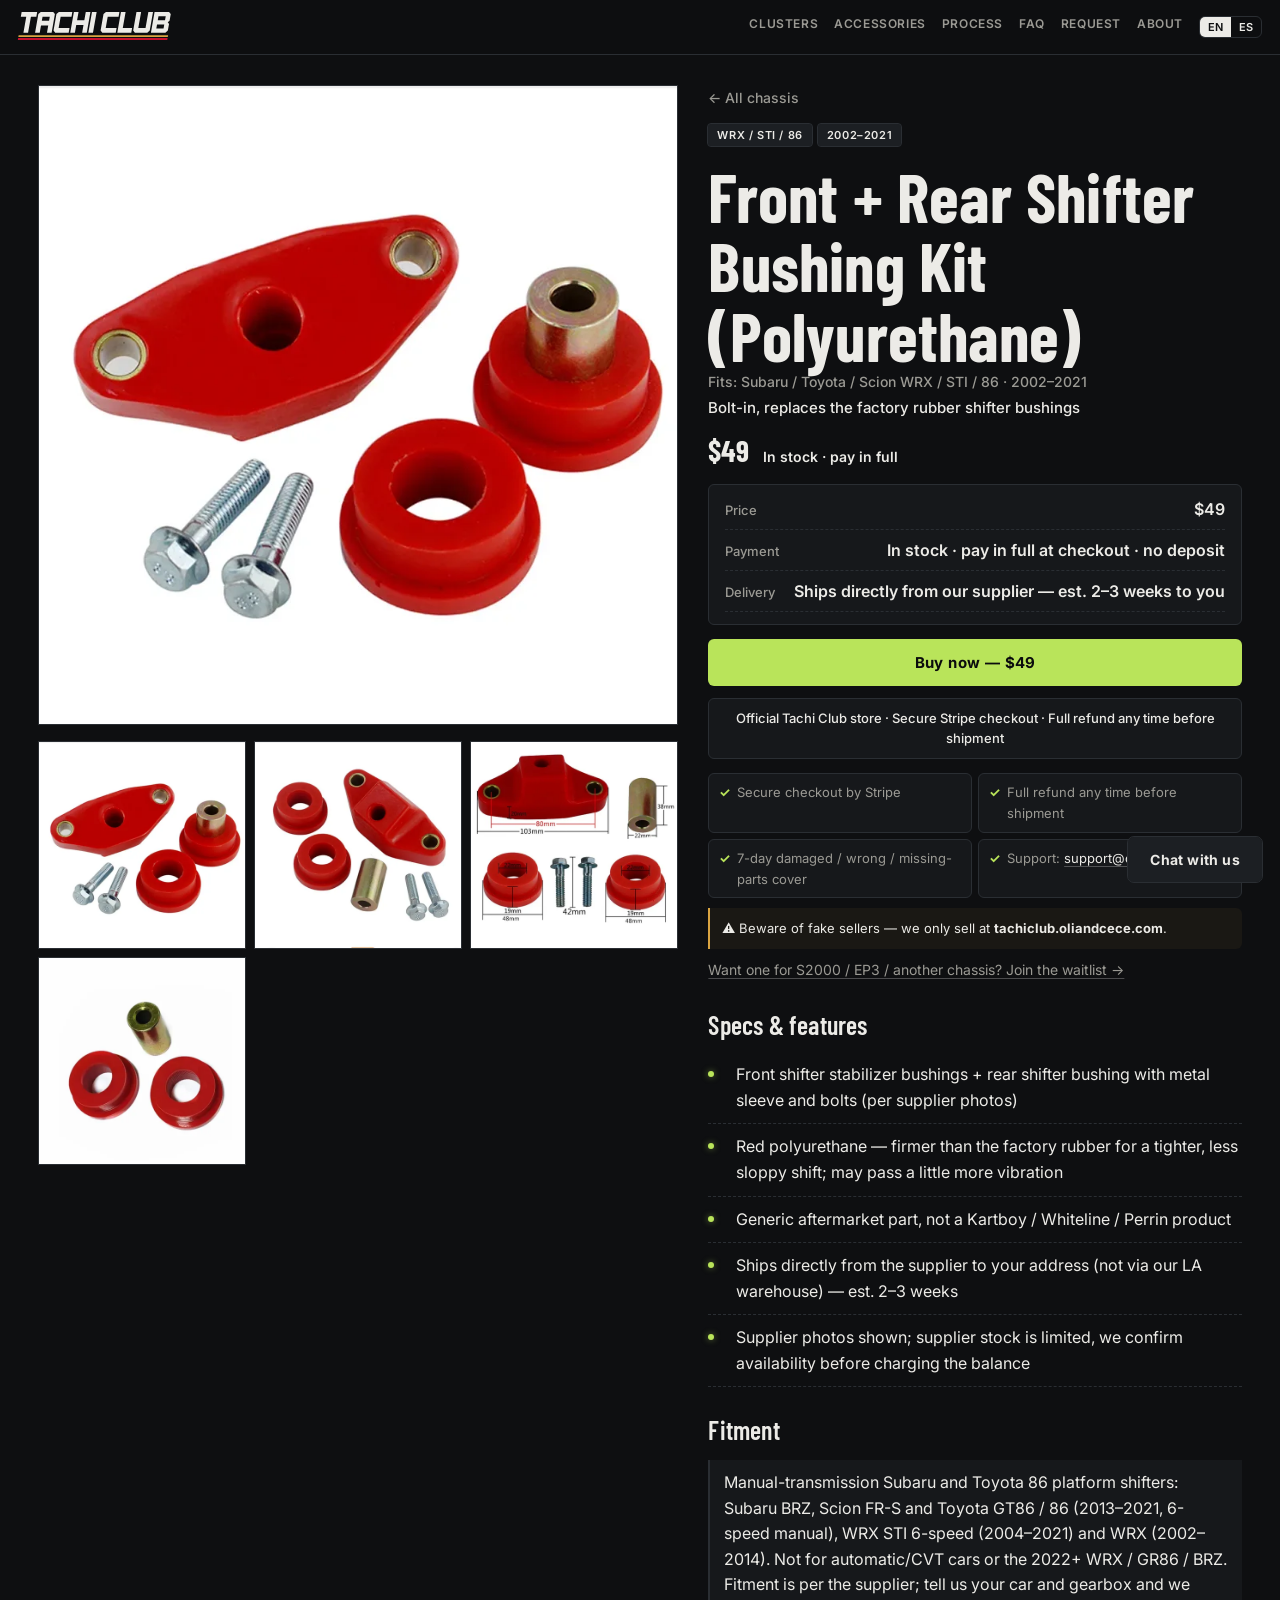
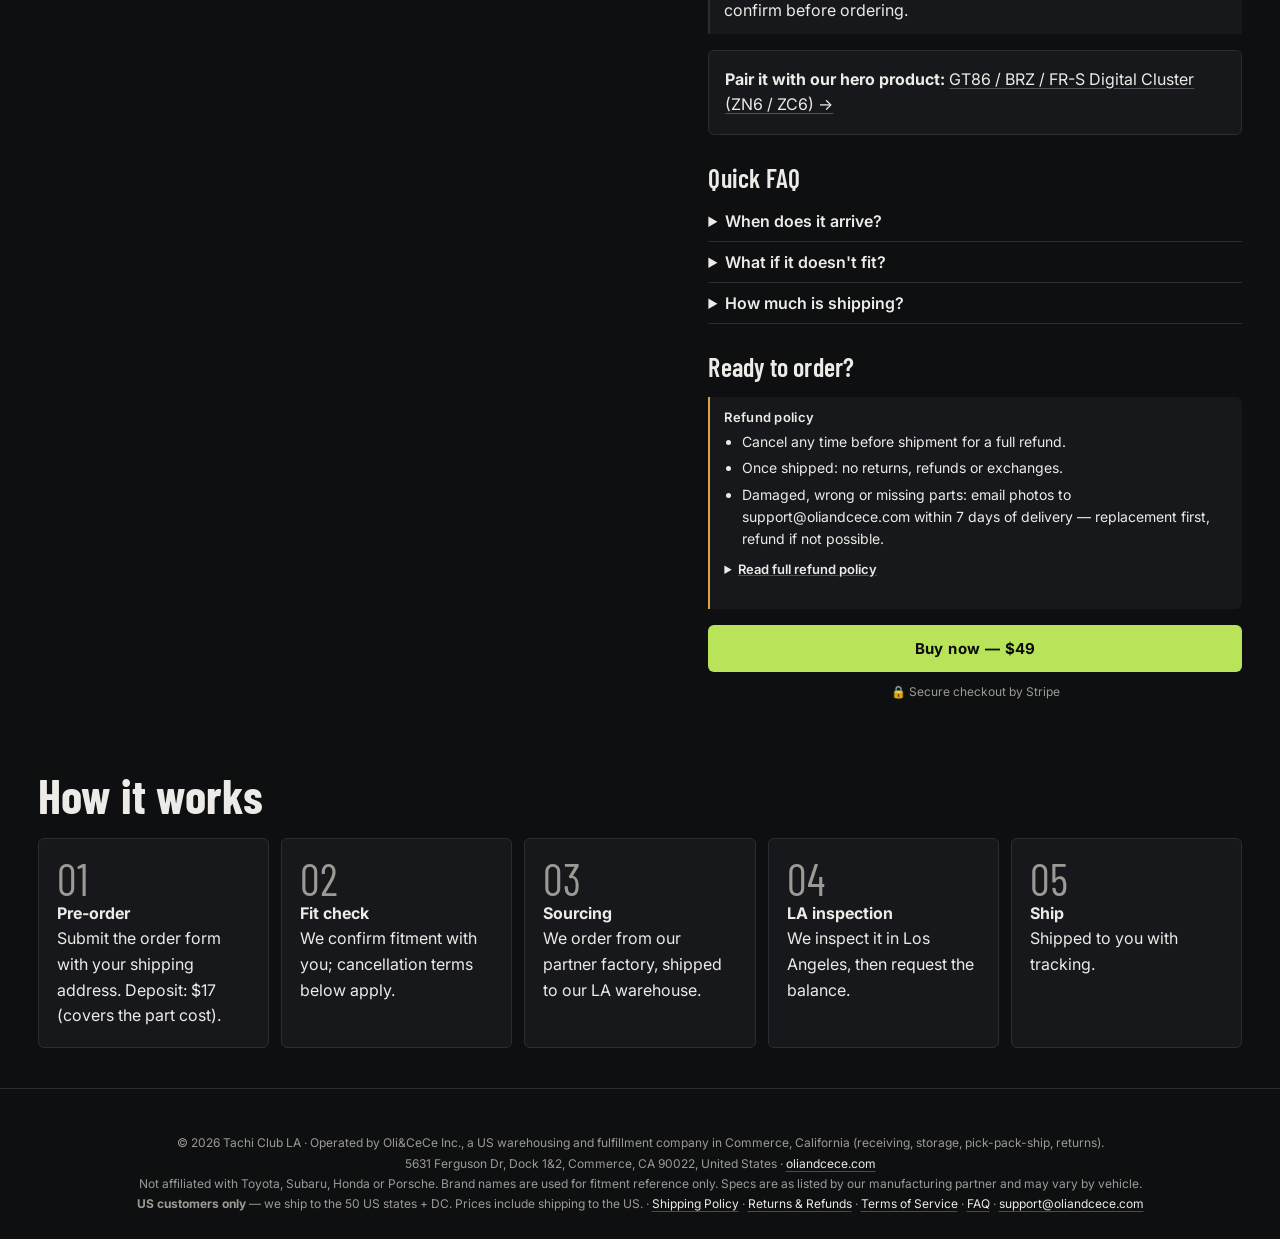
<file: p/sbshb/index.html>
<!doctype html><html lang="en"><head><meta charset="utf-8"><meta name="viewport" content="width=device-width,initial-scale=1,viewport-fit=cover">
<base href="/">
<title>Front + Rear Shifter Bushing Kit (Polyurethane) (WRX / STI / 86, 2002–2021) | Tachi Club</title>
<meta name="description" content="Front + Rear Shifter Bushing Kit (Polyurethane) for Subaru / Toyota / Scion WRX / STI / 86 2002–2021. Bolt-in, replaces the factory rubber shifter bushings. $49. In stock; ships directly from our supplier to US addresses, shipping included.">
<link rel="canonical" href="https://tachiclub.oliandcece.com/p/sbshb/">
<meta name="robots" content="index,follow,max-image-preview:large">
<meta property="og:type" content="product"><meta property="og:site_name" content="Tachi Club"><meta property="og:title" content="Front + Rear Shifter Bushing Kit (Polyurethane) (WRX / STI / 86, 2002–2021) | Tachi Club"><meta property="og:description" content="Front + Rear Shifter Bushing Kit (Polyurethane) for Subaru / Toyota / Scion WRX / STI / 86 2002–2021. Bolt-in, replaces the factory rubber shifter bushings. $49. In stock; ships directly from our supplier to US addresses, shipping included."><meta property="og:url" content="https://tachiclub.oliandcece.com/p/sbshb/"><meta property="og:image" content="https://tachiclub.oliandcece.com/media/img/sbshb-1.webp">
<meta name="twitter:card" content="summary_large_image"><meta name="twitter:title" content="Front + Rear Shifter Bushing Kit (Polyurethane) (WRX / STI / 86, 2002–2021) | Tachi Club"><meta name="twitter:description" content="Front + Rear Shifter Bushing Kit (Polyurethane) for Subaru / Toyota / Scion WRX / STI / 86 2002–2021. Bolt-in, replaces the factory rubber shifter bushings. $49. In stock; ships directly from our supplier to US addresses, shipping included."><meta name="twitter:image" content="https://tachiclub.oliandcece.com/media/img/sbshb-1.webp">
<meta name="theme-color" content="#0E0F11"><link rel="icon" href="/favicon.svg" type="image/svg+xml"><link rel="icon" href="/favicon.ico" sizes="48x48"><link rel="apple-touch-icon" href="/apple-touch-icon.png">
<script type="application/ld+json">{"@context": "https://schema.org", "@graph": [{"@type": "Organization", "@id": "https://tachiclub.oliandcece.com/#org", "name": "Tachi Club", "url": "https://tachiclub.oliandcece.com/", "logo": "https://tachiclub.oliandcece.com/favicon.svg", "description": "Tachi Club makes plug-in digital LCD gauge clusters (instrument cluster swaps) for Toyota GT86 / Subaru BRZ / Scion FR-S, Honda Civic EK and Porsche 987/981 Cayman & Boxster, plus supporting carbon accessories. Made to order, US customers, Los Angeles.", "parentOrganization": {"@type": "Organization", "name": "Oli&CeCe Inc.", "url": "https://oliandcece.com"}, "address": {"@type": "PostalAddress", "streetAddress": "5631 Ferguson Dr, Dock 1&2", "addressLocality": "Commerce", "addressRegion": "CA", "postalCode": "90022", "addressCountry": "US"}}, {"@type": "WebSite", "@id": "https://tachiclub.oliandcece.com/#website", "name": "Tachi Club", "description": "Tachi Club makes plug-in digital LCD gauge clusters (instrument cluster swaps) for Toyota GT86 / Subaru BRZ / Scion FR-S, Honda Civic EK and Porsche 987/981 Cayman & Boxster, plus supporting carbon accessories. Made to order, US customers, Los Angeles.", "url": "https://tachiclub.oliandcece.com/", "publisher": {"@id": "https://tachiclub.oliandcece.com/#org"}}, {"@type": "Product", "@id": "https://tachiclub.oliandcece.com/p/sbshb/#product", "name": "Front + Rear Shifter Bushing Kit (Polyurethane)", "sku": "sbshb", "category": "Automotive accessory", "brand": {"@type": "Brand", "name": "Tachi Club"}, "description": "Manual-transmission Subaru and Toyota 86 platform shifters: Subaru BRZ, Scion FR-S and Toyota GT86 / 86 (2013–2021, 6-speed manual), WRX STI 6-speed (2004–2021) and WRX (2002–2014). Not for automatic/CVT cars or the 2022+ WRX / GR86 / BRZ. Fitment is per the supplier; tell us your car and gearbox and we confirm before ordering. Front shifter stabilizer bushings + rear shifter bushing with metal sleeve and bolts (per supplier photos) Red polyurethane — firmer than the factory rubber for a tighter, less sloppy shift; may pass a little more vibration Generic aftermarket part, not a Kartboy / Whiteline / Perrin product Ships directly from the supplier to your address (not via our LA warehouse) — est. 2–3 weeks Supplier photos shown; supplier stock is limited, we confirm availability before charging the balance", "image": ["https://tachiclub.oliandcece.com/media/img/sbshb-1.webp", "https://tachiclub.oliandcece.com/media/img/sbshb-2.webp", "https://tachiclub.oliandcece.com/media/img/sbshb-3.webp", "https://tachiclub.oliandcece.com/media/img/sbshb-4.webp"], "url": "https://tachiclub.oliandcece.com/p/sbshb/", "offers": {"@type": "Offer", "price": "49", "priceCurrency": "USD", "availability": "https://schema.org/InStock", "url": "https://tachiclub.oliandcece.com/p/sbshb/", "seller": {"@id": "https://tachiclub.oliandcece.com/#org"}}}, {"@type": "BreadcrumbList", "itemListElement": [{"@type": "ListItem", "position": 1, "name": "Home", "item": "https://tachiclub.oliandcece.com/"}, {"@type": "ListItem", "position": 2, "name": "Front + Rear Shifter Bushing Kit (Polyurethane)", "item": "https://tachiclub.oliandcece.com/p/sbshb/"}]}, {"@type": "FAQPage", "mainEntity": [{"@type": "Question", "name": "Will the Front + Rear Shifter Bushing Kit (Polyurethane) fit my car?", "acceptedAnswer": {"@type": "Answer", "text": "Manual-transmission Subaru and Toyota 86 platform shifters: Subaru BRZ, Scion FR-S and Toyota GT86 / 86 (2013–2021, 6-speed manual), WRX STI 6-speed (2004–2021) and WRX (2002–2014). Not for automatic/CVT cars or the 2022+ WRX / GR86 / BRZ. Fitment is per the supplier; tell us your car and gearbox and we confirm before ordering. Fitment years listed: 2002–2021 (WRX / STI / 86)."}}, {"@type": "Question", "name": "How much is the Front + Rear Shifter Bushing Kit (Polyurethane)?", "acceptedAnswer": {"@type": "Answer", "text": "$49 USD, paid in full at checkout (in stock, no deposit). IN-STOCK ITEM refund policy (paid in full, ships direct from our supplier): cancel any time before shipment for a full refund. Once shipped: no returns, refunds or exchanges. Exception: if your item arrives damaged, wrong or missing parts, email support@oliandcece.com with photos within 7 days of delivery; we send a replacement first, or refund you if a replacement is not possible. Approved refunds go back to the original payment method in 5–10 business days."}}, {"@type": "Question", "name": "Is it in stock?", "acceptedAnswer": {"@type": "Answer", "text": "Yes. This is an in-stock item from our supplier: you pay the full price at checkout (no deposit) and it ships directly to your US address, est. 2–3 weeks."}}, {"@type": "Question", "name": "Do you ship outside the US?", "acceptedAnswer": {"@type": "Answer", "text": "No. We ship only to street addresses in the 50 US states and Washington, D.C. We do not ship to PO Boxes, APO/FPO/DPO, Puerto Rico or other US territories, or outside the US. Prices include shipping to the US. See https://tachiclub.oliandcece.com/shipping-policy/"}}, {"@type": "Question", "name": "Can I cancel? What is the refund policy?", "acceptedAnswer": {"@type": "Answer", "text": "IN-STOCK ITEM refund policy (paid in full, ships direct from our supplier): cancel any time before shipment for a full refund. Once shipped: no returns, refunds or exchanges. Exception: if your item arrives damaged, wrong or missing parts, email support@oliandcece.com with photos within 7 days of delivery; we send a replacement first, or refund you if a replacement is not possible. Approved refunds go back to the original payment method in 5–10 business days."}}]}]}</script>
<link rel="preconnect" href="https://fonts.googleapis.com"><link rel="preconnect" href="https://fonts.gstatic.com" crossorigin>
<link href="https://fonts.googleapis.com/css2?family=Barlow+Condensed:wght@500;600;700&family=Inter:wght@400;500;600;700&family=JetBrains+Mono:wght@500;700&display=swap" rel="stylesheet">
<link rel="stylesheet" href="/style.css?v=20261101m"><script src="/config.js?v=20261101m"></script><script src="https://js.stripe.com/v3" async></script>
</head>
<body><div class="grain"></div><header><a href="/" class="logo" id="logo" aria-label="Tachi Club home"></a><nav><a href="/#/models">Clusters</a><a href="/#/acc">Accessories</a><a href="/#/how">Process</a><a href="/faq/">FAQ</a><a href="/#/request">Request</a><a href="/#/about">About</a></nav></header>
<div class="kanji" aria-hidden="true" style="display:none"></div><main id="app"><article class="pgrid"><div class="pm"><img class="main-media" src="/media/img/sbshb-1.webp" alt="Front + Rear Shifter Bushing Kit (Polyurethane) installed – Subaru / Toyota / Scion WRX / STI / 86"><div class="gal" style="margin-top:8px"><img loading="lazy" src="/media/img/sbshb-1-s.webp" alt="Front + Rear Shifter Bushing Kit (Polyurethane) – WRX / STI / 86 photo 1"><img loading="lazy" src="/media/img/sbshb-2-s.webp" alt="Front + Rear Shifter Bushing Kit (Polyurethane) – WRX / STI / 86 photo 2"><img loading="lazy" src="/media/img/sbshb-3-s.webp" alt="Front + Rear Shifter Bushing Kit (Polyurethane) – WRX / STI / 86 photo 3"><img loading="lazy" src="/media/img/sbshb-4-s.webp" alt="Front + Rear Shifter Bushing Kit (Polyurethane) – WRX / STI / 86 photo 4"></div></div>
<div><nav aria-label="Breadcrumb"><a href="/">Home</a> › Front + Rear Shifter Bushing Kit (Polyurethane)</nav><h1>Front + Rear Shifter Bushing Kit (Polyurethane)</h1>
<p class="lead"><b>Summary:</b> Front + Rear Shifter Bushing Kit (Polyurethane) for Subaru / Toyota / Scion WRX / STI / 86 (2002–2021). Bolt-in, replaces the factory rubber shifter bushings. In stock; pay in full at checkout (no deposit); ships direct from our supplier, est. 2–3 weeks. $49.</p>
<h2>Fitment</h2><p>Manual-transmission Subaru and Toyota 86 platform shifters: Subaru BRZ, Scion FR-S and Toyota GT86 / 86 (2013–2021, 6-speed manual), WRX STI 6-speed (2004–2021) and WRX (2002–2014). Not for automatic/CVT cars or the 2022+ WRX / GR86 / BRZ. Fitment is per the supplier; tell us your car and gearbox and we confirm before ordering.</p><p>Chassis: WRX / STI / 86 · Years: 2002–2021 · Make: Subaru / Toyota / Scion</p>
<h2>Price</h2><p>$49</p>
<h2>Specs</h2><ul><li>Front shifter stabilizer bushings + rear shifter bushing with metal sleeve and bolts (per supplier photos)</li><li>Red polyurethane — firmer than the factory rubber for a tighter, less sloppy shift; may pass a little more vibration</li><li>Generic aftermarket part, not a Kartboy / Whiteline / Perrin product</li><li>Ships directly from the supplier to your address (not via our LA warehouse) — est. 2–3 weeks</li><li>Supplier photos shown; supplier stock is limited, we confirm availability before charging the balance</li></ul>
<h2>Refund policy (in-stock item)</h2><p class="note">IN-STOCK ITEM refund policy (paid in full, ships direct from our supplier): cancel any time before shipment for a full refund. Once shipped: no returns, refunds or exchanges. Exception: if your item arrives damaged, wrong or missing parts, email support@oliandcece.com with photos within 7 days of delivery; we send a replacement first, or refund you if a replacement is not possible. Approved refunds go back to the original payment method in 5–10 business days.</p><p>Pair it with our hero product: <a href="/p/gt86/">GT86 / BRZ / FR-S Digital Cluster (ZN6 / ZC6)</a></p>
<p><a class="btn" href="/#/p/sbshb">Buy now – pay in full</a></p>
<p class="note">US customers only (50 states + DC). <a href="/shipping-policy/">Shipping Policy</a> · <a href="/returns-refund-policy/">Returns &amp; Refund Policy</a> · <a href="/terms/">Terms of Service</a></p>
<h2>FAQ</h2><details open><summary>Will the Front + Rear Shifter Bushing Kit (Polyurethane) fit my car?</summary><p>Manual-transmission Subaru and Toyota 86 platform shifters: Subaru BRZ, Scion FR-S and Toyota GT86 / 86 (2013–2021, 6-speed manual), WRX STI 6-speed (2004–2021) and WRX (2002–2014). Not for automatic/CVT cars or the 2022+ WRX / GR86 / BRZ. Fitment is per the supplier; tell us your car and gearbox and we confirm before ordering. Fitment years listed: 2002–2021 (WRX / STI / 86).</p></details><details open><summary>How much is the Front + Rear Shifter Bushing Kit (Polyurethane)?</summary><p>$49 USD, paid in full at checkout (in stock, no deposit). IN-STOCK ITEM refund policy (paid in full, ships direct from our supplier): cancel any time before shipment for a full refund. Once shipped: no returns, refunds or exchanges. Exception: if your item arrives damaged, wrong or missing parts, email support@oliandcece.com with photos within 7 days of delivery; we send a replacement first, or refund you if a replacement is not possible. Approved refunds go back to the original payment method in 5–10 business days.</p></details><details open><summary>Is it in stock?</summary><p>Yes. This is an in-stock item from our supplier: you pay the full price at checkout (no deposit) and it ships directly to your US address, est. 2–3 weeks.</p></details><details open><summary>Do you ship outside the US?</summary><p>No. We ship only to street addresses in the 50 US states and Washington, D.C. We do not ship to PO Boxes, APO/FPO/DPO, Puerto Rico or other US territories, or outside the US. Prices include shipping to the US. See https://tachiclub.oliandcece.com/shipping-policy/</p></details><details open><summary>Can I cancel? What is the refund policy?</summary><p>IN-STOCK ITEM refund policy (paid in full, ships direct from our supplier): cancel any time before shipment for a full refund. Once shipped: no returns, refunds or exchanges. Exception: if your item arrives damaged, wrong or missing parts, email support@oliandcece.com with photos within 7 days of delivery; we send a replacement first, or refund you if a replacement is not possible. Approved refunds go back to the original payment method in 5–10 business days.</p></details></div></article></main><footer id="foot"></footer>
<script>if(!location.hash)history.replaceState(null,'',location.pathname+location.search+'#/p/sbshb');</script><script src="/app.js?v=20261101m"></script><script>/* boot the interactive SPA view for humans; crawlers read the static content above */</script>
</body></html>
</file>
<file: style.css>
:root{--bg:#090909;--card:#121212;--line:#262626;--tx:#f2f2ee;--mut:#9a9a92;--acc:#c6ff00;--hot:#ff2e88;--d:'Anton',Impact,sans-serif;--m:'JetBrains Mono',ui-monospace,monospace}
*{box-sizing:border-box}html{scroll-behavior:smooth}body{margin:0;background:var(--bg);color:var(--tx);font:16px/1.55 'Space Grotesk',system-ui,sans-serif;overflow-x:hidden}
.grain{pointer-events:none;position:fixed;inset:-50%;z-index:50;opacity:.07;background-image:url("data:image/svg+xml,%3Csvg xmlns='http://www.w3.org/2000/svg' width='200' height='200'%3E%3Cfilter id='n'%3E%3CfeTurbulence type='fractalNoise' baseFrequency='.9' numOctaves='3' stitchTiles='stitch'/%3E%3C/filter%3E%3Crect width='100%25' height='100%25' filter='url(%23n)'/%3E%3C/svg%3E");animation:gr 1s steps(4) infinite}
@keyframes gr{0%{transform:translate(0)}25%{transform:translate(-3%,2%)}50%{transform:translate(2%,-3%)}75%{transform:translate(-2%,-1%)}}
a{color:var(--acc);text-decoration:none}
header{display:flex;flex-wrap:wrap;gap:10px;justify-content:space-between;align-items:center;padding:12px 18px;position:sticky;top:0;background:#090909e6;backdrop-filter:blur(8px);z-index:20;border-bottom:2px solid var(--acc)}
.logo{font:28px/1 var(--d);letter-spacing:1px;color:var(--tx);text-transform:uppercase}.logo b{color:var(--acc);font-weight:400}
nav{display:flex;gap:16px;flex-wrap:wrap;font:700 12px var(--m);text-transform:uppercase;letter-spacing:1px}nav a{color:var(--tx)}nav a:hover{color:var(--acc)}
main{max-width:1240px;margin:auto;padding:0 18px 40px}
h1,h2,h3{font-family:var(--d);font-weight:400;text-transform:uppercase;letter-spacing:.5px;line-height:.95}
h1{font-size:clamp(48px,11vw,128px);margin:.1em 0}h2{font-size:clamp(36px,6vw,64px);margin:70px 0 18px}h3{font-size:28px;margin:10px 0}
h2 .k{color:var(--acc)}.out{-webkit-text-stroke:2px var(--tx);color:transparent}
.lead{color:var(--mut);font-size:19px;max-width:620px}
.btn{display:inline-block;background:var(--acc);color:#000;padding:15px 24px;font:700 14px var(--m);text-transform:uppercase;letter-spacing:1px;border:0;cursor:pointer;clip-path:polygon(0 0,100% 0,100% 70%,92% 100%,0 100%);transition:transform .15s}
.btn:hover{transform:translate(-2px,-2px);box-shadow:4px 4px 0 var(--hot)}.btn.ghost{background:transparent;color:var(--tx);outline:2px solid var(--tx);outline-offset:-2px}
.hero{position:relative;width:100vw;margin-left:calc(50% - 50vw);height:min(88vh,820px);min-height:560px;display:flex;align-items:flex-end;overflow:hidden}
.hero video,.hero>img{position:absolute;inset:0;width:100%;height:100%;object-fit:cover;filter:contrast(1.1) saturate(1.1)}
.hero:after{content:"";position:absolute;inset:0;background:linear-gradient(180deg,#0000 20%,#090909f0 85%),linear-gradient(90deg,#090909cc,#0000 70%)}
.hero .in{position:relative;z-index:2;padding:30px 18px 50px;max-width:1240px;margin:auto;width:100%}
.stk{display:inline-block;font:700 12px var(--m);text-transform:uppercase;letter-spacing:1px;padding:5px 10px;margin:0 6px 6px 0;background:var(--tx);color:#000;transform:rotate(-2deg)}
.stk.a{background:var(--acc)}.stk.h{background:var(--hot);color:#fff;transform:rotate(1.5deg)}.stk.o{background:transparent;color:var(--tx);outline:1.5px solid var(--tx)}
.mq{overflow:hidden;white-space:nowrap;background:var(--acc);color:#000;width:100vw;margin-left:calc(50% - 50vw);padding:10px 0;transform:rotate(-1.2deg) scale(1.03);border-block:3px solid #000}
.mq div{display:inline-block;animation:mq 28s linear infinite;font:34px/1 var(--d);text-transform:uppercase}.mq span{margin:0 22px}.mq i{font-style:normal;color:var(--hot)}
@keyframes mq{to{transform:translateX(-50%)}}
.cards{display:grid;gap:18px;grid-template-columns:repeat(auto-fit,minmax(300px,1fr))}
.card{background:var(--card);border:1px solid var(--line);position:relative;overflow:hidden;transition:border-color .2s}.card:hover{border-color:var(--acc)}
.card .ph{aspect-ratio:4/3;overflow:hidden;background:#000}.card .ph img{width:100%;height:100%;object-fit:cover;transition:transform .5s}.card:hover .ph img{transform:scale(1.06)}
.card .b{padding:16px 18px 20px}.code{position:absolute;top:12px;left:12px;font:30px/1 var(--d);background:#000;color:var(--acc);padding:6px 10px;z-index:2}
.card p{color:var(--mut);margin:6px 0 14px}.price{font:700 13px var(--m);color:var(--tx)}
.vids{display:grid;gap:12px;grid-template-columns:repeat(auto-fit,minmax(220px,1fr))}
.vids figure{margin:0;position:relative;background:#000;border:1px solid var(--line)}.vids video{width:100%;aspect-ratio:9/12;object-fit:cover;display:block}
.vids figcaption{position:absolute;left:8px;bottom:8px;font:700 12px var(--m);background:var(--acc);color:#000;padding:3px 8px}
.gal{display:grid;gap:8px;grid-template-columns:repeat(auto-fill,minmax(160px,1fr))}.gal img{width:100%;aspect-ratio:1;object-fit:cover;background:#111;cursor:zoom-in;border:1px solid var(--line)}
.pgrid{display:grid;gap:30px;padding-top:30px}@media(min-width:900px){.pgrid{grid-template-columns:1.2fr 1fr}}
.main-media{width:100%;background:#000;border:1px solid var(--line)}
.specs{list-style:none;padding:0;margin:14px 0}.specs li{padding:10px 0 10px 28px;border-bottom:1px dashed var(--line);position:relative}.specs li:before{content:"▲";position:absolute;left:0;color:var(--acc);font-size:12px;top:13px;transform:rotate(90deg)}
.box{border:2px solid var(--acc);padding:16px;margin:16px 0;background:#c6ff000d}.box b{color:var(--acc)}
.note{border-left:4px solid var(--hot);padding:10px 14px;background:#ff2e880f}.ok{border-left:4px solid var(--acc);padding:12px 14px;background:#c6ff0012}
.steps{display:grid;gap:12px;grid-template-columns:repeat(auto-fit,minmax(200px,1fr));counter-reset:s}
.steps div{background:var(--card);border:1px solid var(--line);padding:18px;counter-increment:s}.steps div:before{content:"0" counter(s);display:block;font:44px/1 var(--d);color:var(--acc)}
.sel{display:flex;flex-wrap:wrap;gap:8px;margin:26px 0 8px;padding:16px;background:var(--card);border:1px solid var(--line)}.sel select{flex:1 1 140px}
select,input,textarea{width:100%;background:#0f0f0f;color:var(--tx);border:1px solid #333;padding:12px;font:inherit}label{display:block;margin:14px 0 6px;font:700 12px var(--m);text-transform:uppercase;letter-spacing:1px;color:var(--mut)}label.chk{text-transform:none;font:15px 'Space Grotesk';color:var(--tx);display:flex;gap:10px}label.chk input{width:auto}
details{border-bottom:1px solid var(--line);padding:14px 0}summary{cursor:pointer;font-weight:700;font-size:18px}
footer{border-top:2px solid var(--acc);padding:24px 18px;color:var(--mut);font:12px var(--m);text-align:center}
.rv{opacity:0;transform:translateY(40px);transition:opacity .7s,transform .7s}.rv.on{opacity:1;transform:none}
.lb{position:fixed;inset:0;background:#000e;z-index:60;display:flex;align-items:center;justify-content:center;padding:20px}.lb img{max-width:100%;max-height:100%}
@media(prefers-reduced-motion:reduce){.mq div,.grain{animation:none}.rv{opacity:1;transform:none}}
@media(max-width:899px){.pm{order:2}}
.wm{height:34px;width:auto;display:block;overflow:visible}.logo:hover .wm path{animation:sl .45s ease}
@keyframes sl{0%{clip-path:inset(0 100% 0 0)}100%{clip-path:inset(0 0 0 0)}}
.kanji{position:fixed;right:6px;top:90px;writing-mode:vertical-rl;font:900 64px/1 'Noto Serif JP','Hiragino Mincho ProN',serif;color:transparent;-webkit-text-stroke:1px #c6ff0070;z-index:1;pointer-events:none;letter-spacing:10px}
@media(max-width:700px){.kanji{font-size:38px;top:auto;bottom:10px;opacity:.6}}
.cut{position:relative;height:28px;margin:60px 0 -40px;background:linear-gradient(-4deg,transparent 46%,var(--acc) 46%,var(--acc) 50%,transparent 50%,transparent 54%,var(--hot) 54%,var(--hot) 55%,transparent 55%)}
.cut:after{content:"";position:absolute;left:0;right:0;bottom:-10px;height:8px;opacity:.5;background:repeating-linear-gradient(45deg,var(--tx) 0 2px,transparent 2px 9px),repeating-linear-gradient(-45deg,var(--tx) 0 2px,transparent 2px 9px)}
header{border-bottom:0;box-shadow:0 2px 0 var(--acc)}header:after{content:"";position:absolute;left:0;right:0;bottom:-8px;height:6px;opacity:.35;background:radial-gradient(circle at 50% 100%,transparent 4px,var(--acc) 5px,transparent 6px) 0 0/12px 6px}
.card{--s:0}.card:before{content:"";position:absolute;z-index:3;inset:0;background:linear-gradient(-35deg,transparent 48%,#fff 49.5%,transparent 51%);transform:translateX(-120%);pointer-events:none}.card:hover:before{transition:transform .5s;transform:translateX(120%)}
footer .stk{margin-bottom:10px}
@media(prefers-reduced-motion:reduce){.card:hover:before{transition:none}}

.lang{display:inline-flex;border:1px solid var(--acc)}.lang button{background:none;border:0;color:var(--tx);font:700 12px var(--m);padding:3px 8px;cursor:pointer}.lang button.on{background:var(--acc);color:#090909}

.tgchat{position:fixed;right:18px;bottom:18px;z-index:30;padding:13px 20px;box-shadow:4px 4px 0 var(--hot)}@media(max-width:600px){.tgchat{right:12px;bottom:12px;padding:11px 16px;font-size:12px}}

/* ===== Mobile polish (2026-11) ===== */
.paybtns{display:flex;flex-wrap:wrap;gap:10px;margin:6px 0 4px}.paybtns .btn{flex:1 1 200px;text-align:center}
fieldset.paym{border:1px solid #333;margin:16px 0 0;padding:6px 12px 12px}fieldset.paym legend{font:700 12px var(--m);text-transform:uppercase;letter-spacing:1px;color:var(--mut);padding:0 6px}fieldset.paym label.chk{margin:10px 0 0;align-items:flex-start}
label.chk input{min-width:22px;min-height:22px;margin-top:2px;accent-color:var(--acc)}
.mbar{display:none}
@media(max-width:899px){
 body{padding-left:env(safe-area-inset-left);padding-right:env(safe-area-inset-right)}
 header{padding:8px max(14px,env(safe-area-inset-left)) 0;gap:6px}
 nav{width:100%;flex-wrap:nowrap;overflow-x:auto;gap:0;scrollbar-width:none;-webkit-overflow-scrolling:touch;scroll-snap-type:x proximity;mask-image:linear-gradient(90deg,#000 88%,transparent)}nav::-webkit-scrollbar{display:none}
 nav a,nav .lang button{display:inline-flex;align-items:center;min-height:44px;padding:0 12px;white-space:nowrap;scroll-snap-align:start}
 .btn{min-height:48px;display:inline-flex;align-items:center;justify-content:center;padding:12px 20px}
 select,input,textarea{font-size:16px!important;min-height:48px;border-radius:0}
 textarea{min-height:96px}
 h1{word-break:break-word}
 .pm{order:0}
 .gal{display:flex;overflow-x:auto;scroll-snap-type:x mandatory;gap:8px;-webkit-overflow-scrolling:touch;scrollbar-width:none;padding-bottom:4px}.gal::-webkit-scrollbar{display:none}
 .gal img{flex:0 0 78%;scroll-snap-align:center;aspect-ratio:4/3}
 .main-media{width:100%;aspect-ratio:4/3;object-fit:cover}
 details summary{min-height:44px;display:flex;align-items:center}
 .sel{display:grid;grid-template-columns:1fr 1fr;gap:8px}.sel .btn{grid-column:1/-1}
 .mbar{display:flex;gap:8px;align-items:center;position:fixed;left:0;right:0;bottom:0;z-index:40;padding:10px max(12px,env(safe-area-inset-left)) calc(10px + env(safe-area-inset-bottom));background:#090909f2;backdrop-filter:blur(10px);border-top:2px solid var(--acc);transition:transform .25s}
 .mbar.off{transform:translateY(110%)}
 .mbar .btn{flex:1;font-size:13px;padding:10px 12px;clip-path:none}.mbar .mp{font:700 18px var(--m);padding:0 6px}
 body.has-mbar{padding-bottom:calc(76px + env(safe-area-inset-bottom))}
 body.has-mbar .tgchat{bottom:calc(84px + env(safe-area-inset-bottom))}
}
html,body{overflow-x:clip}
@media(max-width:899px){.logo{min-height:44px;display:inline-flex;align-items:center}label.chk{min-height:44px;align-items:center}}
@media(max-width:899px){.gal img{width:44%;min-width:44%;flex:0 0 44%;aspect-ratio:1}.main-media{aspect-ratio:16/10}}

/* ===== Product landing page (2026-11-01) ===== */
.ptitle{font-size:clamp(38px,7vw,80px);margin:.15em 0 .1em}
.pfits{margin:0;font:700 14px var(--m);color:var(--tx)}.pkey{margin:6px 0 0;color:var(--acc);font-weight:700}
.back{font:700 13px var(--m)}
.pbox{border:2px solid var(--acc);background:#c6ff000a;margin:16px 0 14px;padding:4px 16px 12px}
.pr{display:flex;justify-content:space-between;align-items:baseline;gap:12px;padding:10px 0;border-bottom:1px dashed var(--line)}
.pr span{font:700 12px var(--m);text-transform:uppercase;letter-spacing:1px;color:var(--mut);flex:0 0 auto}
.pr b{text-align:right;font:700 16px var(--m);color:var(--tx)}.pr b.hl{color:var(--acc);font-size:20px}
.shipline{margin:10px 0 0;font-size:14px;color:var(--mut);background:none;border:0;padding:0}.shipline b{color:var(--tx)}
.btn.bigcta{width:100%;text-align:center;font-size:15px}
.trust{list-style:none;padding:0;margin:14px 0 0;display:grid;gap:6px;grid-template-columns:1fr 1fr;font-size:13px;color:var(--mut)}
.trust li{border:1px solid var(--line);padding:8px 10px 8px 28px;position:relative;background:var(--card)}.trust li:before{content:"✓";position:absolute;left:10px;top:8px;color:var(--acc);font-weight:700}
.sh{margin-top:30px;font-size:26px}
.pol{border-left:3px solid var(--hot);background:#ff2e880d;padding:12px 14px;margin:16px 0;font-size:14px}.pol.polf{border-left-color:#ffb347;background:#ffb3470d}
.polt{display:block;font:700 13px var(--m);text-transform:uppercase;letter-spacing:1px;margin-bottom:6px}
.polb{margin:0 0 4px;padding-left:18px}.polb li{margin:4px 0}
.pol details.polx,.qa{border:0;padding:6px 0 0}.pol details.polx summary{font:700 13px var(--m);color:var(--acc);font-size:13px;min-height:36px}
.pol details.polx p{color:var(--mut);margin:8px 0 0;line-height:1.6}
.qa{border-bottom:1px solid var(--line)!important;padding:10px 0!important}.qa summary{font-size:16px}.qa p{color:var(--mut);margin:8px 0 0}
label.chk{display:block!important;position:relative;padding-left:34px;line-height:1.5;min-height:0!important}
label.chk input{position:absolute;left:0;top:1px;margin:0;width:22px!important;height:22px;min-height:22px!important;min-width:22px}
label.chk a{text-decoration:underline}
@media(max-width:899px){
 .btn{display:inline-block!important;text-align:center;line-height:24px}
 .pm .main-media{aspect-ratio:16/10}
 .gal img{width:30%!important;min-width:30%!important;flex:0 0 30%!important}
 nav{flex-wrap:wrap!important;overflow:visible!important;mask-image:none!important;justify-content:space-between}
 nav a,nav .lang button{min-height:36px!important;padding:0 6px!important;font-size:11px}
 .tgchat{padding:8px 12px!important;font-size:11px!important;right:8px!important}
 main{padding-bottom:110px}
}
@media(max-width:420px){.trust{grid-template-columns:1fr}}
@media(max-width:899px){body.has-mbar .tgchat{font-size:0!important;width:44px;height:44px;min-height:44px;padding:0!important;border-radius:50%;clip-path:none;display:flex!important;align-items:center;justify-content:center;right:10px!important;box-shadow:2px 2px 0 var(--hot)}body.has-mbar .tgchat:before{content:"💬";font-size:20px}}
.pr b .depv{font:inherit;color:inherit}
.shipsum:empty{display:none}

/* ===== Checkout page (2026-11-01) ===== */
.ckw{max-width:640px;margin:0 auto;padding-top:20px}.ckh{font-size:clamp(40px,8vw,64px);margin:.2em 0 .3em}
.cks{background:var(--card);border:1px solid var(--line);padding:6px 16px 16px;margin:0 0 14px}.cks h3{font-size:24px;margin:12px 0 4px}
.ckp{display:flex;gap:12px;align-items:center;padding:12px 0 4px}.ckp img{width:96px;height:72px;object-fit:cover;border:1px solid var(--line);flex:0 0 auto}.ckp b{font-size:17px}
.mut{color:var(--mut)}.sm{font-size:13px;margin:8px 0}
.shipsum{margin:14px 0 0;padding:4px 14px 8px}.pr.muted b{color:var(--mut);font-weight:400;font-size:14px}.pr.tot{border-bottom:0}.pr.tot span{color:var(--tx)}.pr.tot b{color:var(--acc);font-size:22px}
.dtog{display:grid;gap:8px;margin:10px 0}.dtog .opt{display:flex;gap:10px;align-items:flex-start;margin:0;padding:12px;border:1px solid #333;text-transform:none;letter-spacing:0;font:15px/1.4 'Space Grotesk',sans-serif;color:var(--tx);cursor:pointer}.dtog .opt input{width:20px;height:20px;min-height:0;margin:1px 0 0;flex:0 0 auto;accent-color:var(--acc)}.dtog .opt:has(input:checked){border-color:var(--acc);background:#c6ff000d}
.row2{display:grid;grid-template-columns:1.4fr 1fr;gap:10px}
.inv{border-color:var(--hot)!important}.err{border-left-color:var(--hot);color:var(--tx)}
.paybig{font-size:16px!important;margin-top:4px}.paybig:disabled{opacity:.6}
.lock{text-align:center;font-size:12px;color:var(--mut);margin:10px 0 0}
.ckb{margin-top:10px}
@media(max-width:899px){body .tgchat{font-size:0!important;width:44px;height:44px;min-height:44px;padding:0!important;border-radius:50%;clip-path:none;display:flex!important;align-items:center;justify-content:center;right:10px!important;box-shadow:2px 2px 0 var(--hot)}body .tgchat:before{content:"💬";font-size:20px}}
.shipsum .pr span{flex:1 1 auto;min-width:0}.shipsum .pr b{white-space:nowrap}

/* ===== Brand v2 — 90s JDM heritage × OEM+ (2026-11-01). Tokens: see /workspace/tachi-brand/STYLE.md ===== */
:root{--bg:#0e0f11;--card:#16181b;--card2:#1c1f23;--line:#2a2e33;--tx:#ecebe7;--mut:#9b9a94;--acc:#b9e45a;--glow:#b9e45a;--hot:#c8102e;--warm:#d9a441;
 --d:'Barlow Condensed','Arial Narrow',sans-serif;--b:'Inter',system-ui,-apple-system,sans-serif;--m:'JetBrains Mono',ui-monospace,monospace;--r:6px;--s1:8px;--s2:16px;--s3:24px;--s4:40px}
body{font:16px/1.6 var(--b);background:var(--bg);letter-spacing:0}
.grain,.kanji,.cut,header:after,.mq{display:none!important}
h1,h2,h3{font-family:var(--d);font-weight:700;text-transform:none;letter-spacing:.2px;line-height:1.02}
h1{font-size:clamp(40px,7vw,76px)}h2{font-size:clamp(30px,4.5vw,48px)}h3{font-size:24px;font-weight:600}
h2 .k{color:var(--tx)}.out{-webkit-text-stroke:0;color:var(--mut)}
.lead{font-size:18px;color:var(--mut)}
a{color:var(--tx);text-decoration:underline;text-decoration-color:#ffffff40;text-underline-offset:3px}a:hover{text-decoration-color:var(--glow)}
header{background:#0e0f11f2;box-shadow:none;border-bottom:1px solid var(--line)}
nav{font:600 12px var(--b);letter-spacing:.6px}nav a{text-decoration:none;color:var(--mut)}nav a:hover{color:var(--tx)}
.lang{border:1px solid var(--line);border-radius:var(--r);overflow:hidden}.lang button{font:600 11px var(--b)}.lang button.on{background:var(--tx);color:var(--bg)}
.btn{background:var(--glow);color:#0b0c0d;clip-path:none;border-radius:var(--r);font:700 14px var(--b);letter-spacing:.4px;text-transform:none;text-decoration:none;box-shadow:none;padding:14px 22px}
.btn:hover{transform:none;box-shadow:0 0 0 3px #b9e45a33;filter:brightness(1.05)}
.btn.ghost{background:transparent;color:var(--tx);outline:1px solid var(--line);outline-offset:-1px}
.stk{transform:none!important;font:600 11px var(--b);letter-spacing:.6px;padding:4px 9px;border-radius:3px;background:var(--card2);color:var(--mut);outline:1px solid var(--line)}
.stk.a,.stk.h,.stk.o{background:var(--card2);color:var(--tx);outline:1px solid var(--line)}
.card{border-radius:var(--r);border-color:var(--line)}.card:before{display:none}.card:hover{border-color:#ffffff30}.code{font:700 18px var(--d);background:#0e0f11d9;color:var(--tx);border-radius:3px}
.box{border:1px solid var(--line);background:var(--card);border-radius:var(--r)}.box b{color:var(--tx)}
.note{border-left:2px solid var(--line);background:var(--card)}.ok{border-left:2px solid var(--glow);background:var(--card)}
.specs li:before{content:"";width:6px;height:6px;border-radius:50%;background:var(--glow);top:19px;transform:none;box-shadow:0 0 6px #b9e45a80}
.steps div{border-radius:var(--r)}.steps div:before{color:var(--mut);font-family:var(--d)}
select,input,textarea{border-radius:var(--r)!important;border-color:var(--line);background:#111316}
input:focus,select:focus,textarea:focus{outline:2px solid #b9e45a66;outline-offset:0;border-color:var(--glow)}
label{font:600 12px var(--b);letter-spacing:.4px;text-transform:none;color:var(--mut)}
label.chk{font:15px/1.5 var(--b)}
footer{border-top:1px solid var(--line);font:12px/1.7 var(--b);color:var(--mut)}footer .stk{display:none}
.tgchat{background:var(--card2);color:var(--tx);outline:1px solid var(--line);box-shadow:none!important}
.mbar{border-top:1px solid var(--line)!important;background:#0e0f11f5!important}.mbar .btn{clip-path:none}
.hero:after{background:linear-gradient(180deg,#0000 30%,#0e0f11 92%),linear-gradient(90deg,#0e0f11cc,#0000 70%)}
/* product */
.ptitle{font-size:clamp(36px,6vw,68px);margin:.15em 0 .05em}
.pfits{font:500 14px var(--b);color:var(--mut)}.pkey{color:var(--tx);font-weight:500;font-size:15px}
.pquick{display:flex;flex-wrap:wrap;align-items:baseline;gap:6px 14px;margin:12px 0 0}.pquick b{font:700 30px var(--d);color:var(--tx)}.pquick span{font:600 14px var(--b);color:var(--glow)}
.pbox{border:1px solid var(--line);background:var(--card);border-radius:var(--r)}
.pr span{font:500 13px var(--b);letter-spacing:0;text-transform:none}.pr b{font:600 16px var(--b)}.pr b.hl{color:var(--glow);font-size:20px}
.tline{margin:12px 0 0;font:500 13px/1.5 var(--b);color:var(--tx);text-align:center;padding:10px 12px;border:1px solid var(--line);border-radius:var(--r);background:var(--card)}
.trust li{border-radius:var(--r);border-color:var(--line)}.trust li:before{color:var(--glow)}
.fake{margin:10px 0 0;padding:10px 12px;border-left:2px solid var(--warm);background:#d9a4410f;font-size:13px;border-radius:0 var(--r) var(--r) 0}
.wait{margin:10px 0 0;font-size:14px}.wait a{color:var(--mut)}
.sh{font-size:26px}
.pol{border-left:2px solid var(--line);background:var(--card);border-radius:0 var(--r) var(--r) 0}.pol.polf{border-left-color:var(--warm);background:var(--card)}
.polt{font:600 13px var(--b);letter-spacing:.3px;text-transform:none}
.pol details.polx summary{font:600 13px var(--b);color:var(--tx);text-decoration:underline;text-decoration-color:#ffffff40}
.qa summary{font:600 16px var(--b)}
.back{font:500 14px var(--b);color:var(--mut);text-decoration:none}
/* checkout */
.cks{border-radius:var(--r);background:var(--card)}.cks h3{font-size:22px}
.shipsum{border:1px solid var(--line)!important;background:var(--card2)!important}.pr.tot b{color:var(--glow)}
.dtog .opt{border-color:var(--line);border-radius:var(--r);font:15px/1.4 var(--b)}.dtog .opt:has(input:checked){border-color:var(--glow);background:#b9e45a0d}
.inv{border-color:#e5484d!important}.err{border-left-color:#e5484d}
@media(max-width:899px){
 header{padding-top:6px}
 nav{flex-wrap:nowrap!important;overflow-x:auto!important;justify-content:flex-start;gap:2px}
 nav a,nav .lang button{min-height:34px!important;font-size:12px}
 .pm .main-media{aspect-ratio:16/9}
 .gal img{width:24%!important;min-width:24%!important;flex:0 0 24%!important}
 .btn{border-radius:var(--r)}
 body .tgchat:before{content:"💬"}
}
.wm{filter:saturate(.45) brightness(.95)}
.shipsum .pr.muted b{white-space:normal;text-align:right}
/* nav + chat fix (2026-11-01 v2) */
.mbar .mchat{display:none}
@media(max-width:899px){
 nav{display:grid!important;grid-template-columns:repeat(3,1fr);overflow:visible!important;gap:0!important;width:100%;border-top:1px solid var(--line);margin-top:4px}
 nav a{justify-content:center;min-height:36px!important;padding:0 2px!important;font-size:12px!important;letter-spacing:.3px!important}
 body.has-mbar .tgchat{display:none!important}
 .mbar .mchat{display:flex;align-items:center;justify-content:center;flex:0 0 44px;height:44px;border:1px solid var(--line);border-radius:var(--r);background:var(--card2);text-decoration:none;font-size:20px}
 body .tgchat{width:36px!important;height:36px!important;min-height:36px!important;right:4px!important;bottom:12px!important}body .tgchat:before{font-size:16px!important}
}
@media(max-width:899px){nav .lang{position:absolute;top:14px;right:14px;width:auto}nav .lang button{min-height:30px!important;padding:0 8px!important}}

/* logo v3 heritage */
.wm{filter:none;height:26px;width:auto;display:block}@media(min-width:760px){.wm{height:30px}}
.pquick span{color:var(--tx)}
/* ek-v2 visual (20261101) */
.mono{font-family:"JetBrains Mono","IBM Plex Mono",ui-monospace,Menlo,monospace}
.ekhero video{width:100%;aspect-ratio:16/10;object-fit:cover;border-radius:10px;background:#0E0F11;display:block}
.ekx{margin:28px 0 8px}
.ekspec{display:grid;grid-template-columns:repeat(6,1fr);border:1px solid #2A2E33;border-radius:10px;overflow:hidden;margin-bottom:26px}
.ekspec div{padding:14px 10px;border-right:1px solid #2A2E33;background:#16181B}.ekspec div:last-child{border-right:0}
.ekspec b{display:block;font-size:20px;color:#ECEBE7;letter-spacing:.02em}.ekspec span{font-size:11px;color:#9B9A94;text-transform:uppercase;letter-spacing:.08em}
.ekui{background:#16181B;border:1px solid #2A2E33;border-radius:12px;padding:14px}
.ekui .tabs{display:flex;gap:6px;overflow-x:auto;padding-bottom:10px;scrollbar-width:none}
.ekui .tabs button{flex:0 0 auto;background:#1C1F23;color:#9B9A94;border:1px solid #2A2E33;border-radius:999px;padding:8px 14px;font:inherit;font-size:13px;cursor:pointer}
.ekui .tabs button[aria-pressed=true]{color:#ECEBE7;border-color:#D9A441;box-shadow:inset 0 -2px 0 #D9A441}
.ekui .scr{background:#0E0F11;border-radius:8px;overflow:hidden}.ekui .scr img{width:100%;height:auto;display:block;transition:opacity .25s}
.ekui .opts{display:flex;flex-wrap:wrap;gap:10px 18px;margin-top:12px;font-size:12px;color:#9B9A94}
.ekui .opts span{margin-right:6px;text-transform:uppercase;letter-spacing:.08em}.ekui .opts i{font-style:normal;color:#ECEBE7;border:1px solid #2A2E33;border-radius:4px;padding:2px 6px;margin-right:4px}
.ekfit{width:100%;border-collapse:collapse;font-size:14px;margin:6px 0}.ekfit th,.ekfit td{text-align:left;padding:10px 12px;border-bottom:1px solid #2A2E33}.ekfit th{color:#9B9A94;font-weight:500;font-size:11px;text-transform:uppercase;letter-spacing:.1em}.ekfit td:first-child{color:#D9A441}
.ekins{display:grid;grid-template-columns:240px 1fr;gap:20px;align-items:center}.ekins video{width:100%;aspect-ratio:9/16;object-fit:cover;border-radius:10px;background:#16181B}
.ekins ol{counter-reset:s;list-style:none;padding:0;margin:0}.ekins li{counter-increment:s;padding:12px 0 12px 44px;position:relative;border-bottom:1px solid #2A2E33;color:#ECEBE7}
.ekins li:before{content:counter(s,decimal-leading-zero);position:absolute;left:0;top:12px;font-family:ui-monospace,Menlo,monospace;color:#D9A441}
.ektrust{display:grid;grid-template-columns:repeat(4,1fr);gap:10px}.ektrust div{background:#16181B;border:1px solid #2A2E33;border-top:2px solid #C8102E;border-radius:10px;padding:16px}
.ektrust b{font-family:ui-monospace,Menlo,monospace;color:#9B9A94;font-size:12px}.ektrust h4{margin:6px 0;font-size:16px;color:#ECEBE7}.ektrust p{margin:0;color:#9B9A94;font-size:14px;line-height:1.5}
@media(max-width:700px){.ekspec{grid-template-columns:repeat(3,1fr)}.ekspec div:nth-child(3){border-right:0}.ekspec div:nth-child(-n+3){border-bottom:1px solid #2A2E33}.ekins{grid-template-columns:120px 1fr;gap:14px}.ektrust{grid-template-columns:1fr 1fr}}
/* site polish */
header{backdrop-filter:saturate(140%) blur(10px);border-bottom:1px solid #2A2E33}
.card{border:1px solid #2A2E33;transition:border-color .2s,transform .2s}.card:hover{border-color:#3a3f45;transform:translateY(-2px)}
.rv{transform:translateY(16px);transition:opacity .5s ease,transform .5s ease}
@media(prefers-reduced-motion:reduce){.rv,.rv.on{opacity:1!important;transform:none!important;transition:none!important}.card:hover{transform:none}.ekui .scr img{transition:none}}
</file>
